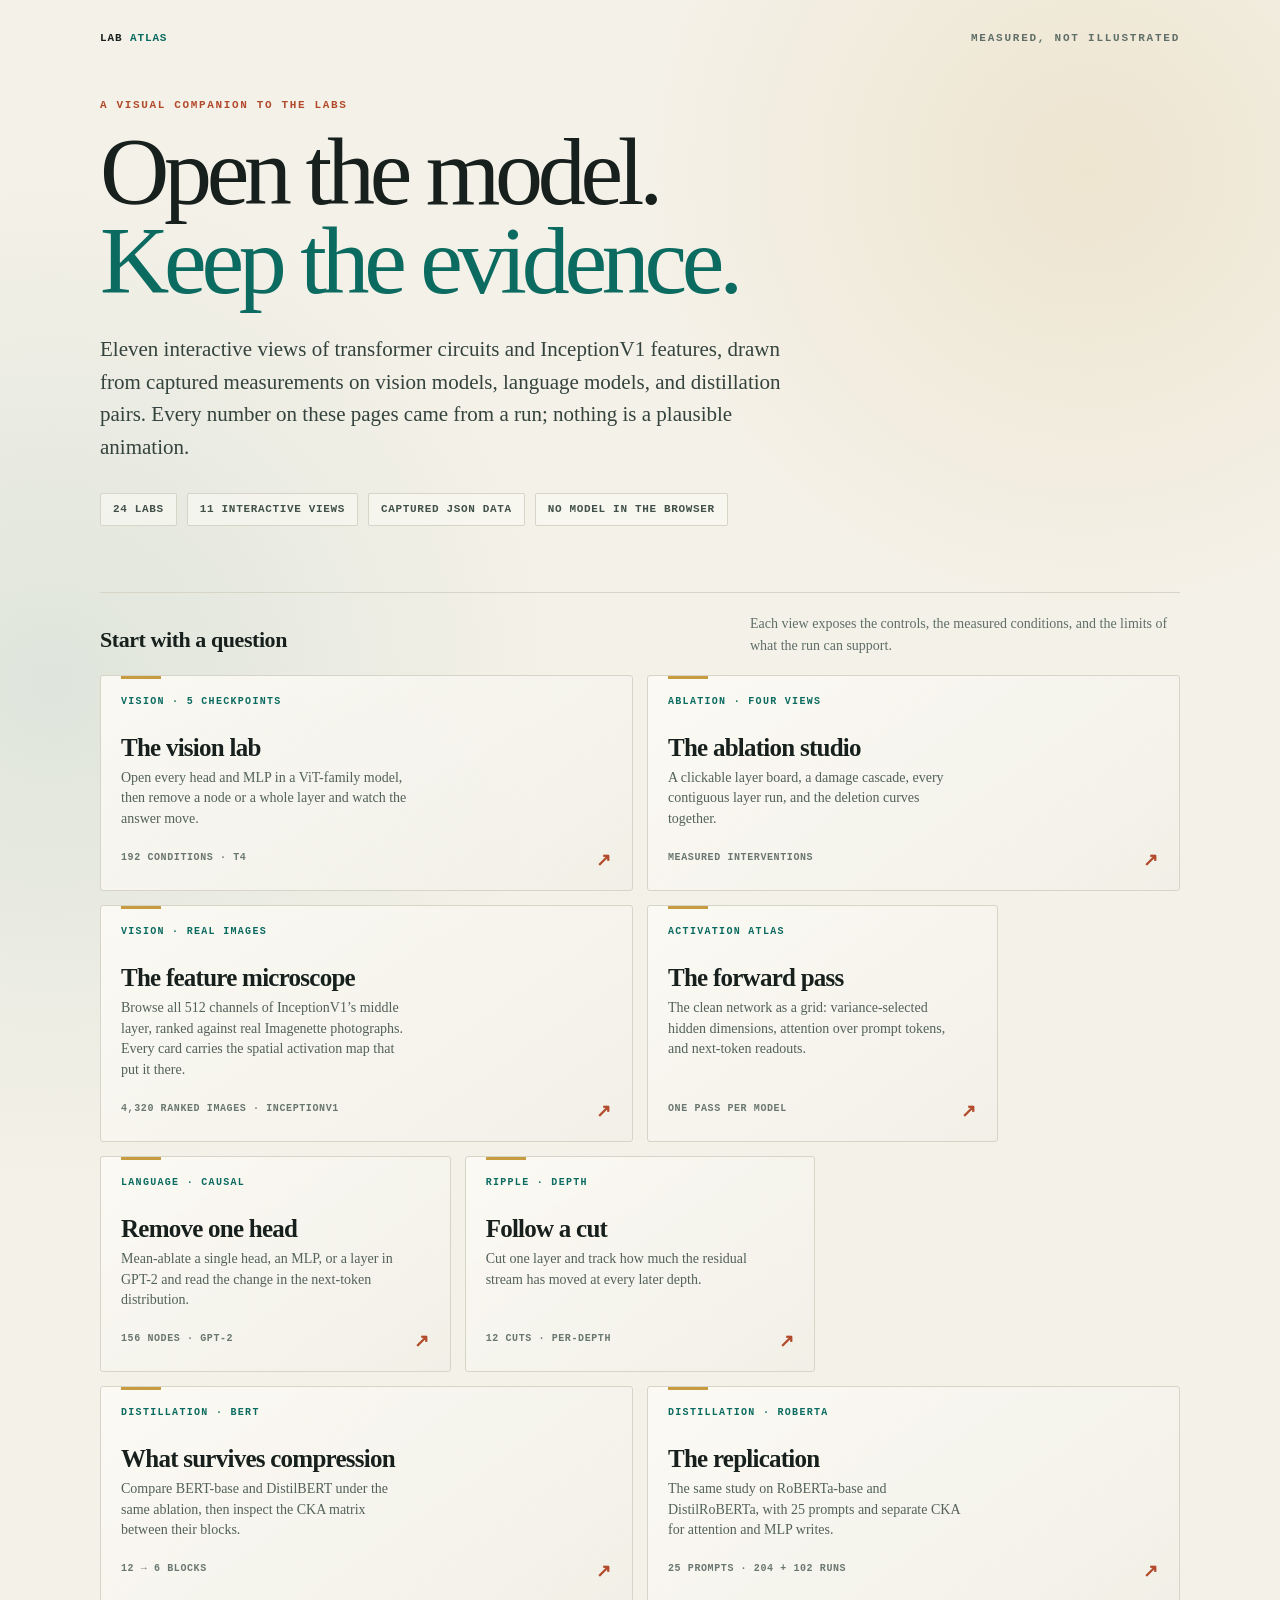
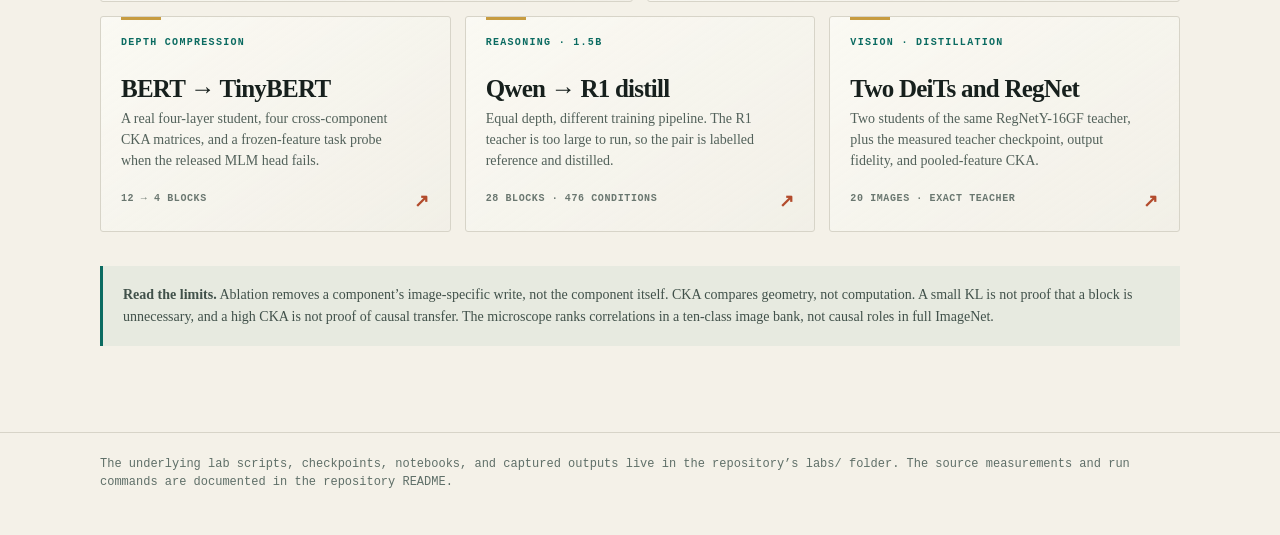
<file: visualizations/index.html>
<!doctype html>
<html lang="en" data-theme="light">
<head>
<meta charset="utf-8">
<meta name="viewport" content="width=device-width,initial-scale=1">
<title>Lab Atlas · Mechanistic Interpretability</title>
<meta name="description" content="Interactive measurements of transformer circuits and InceptionV1 features: ablation, attention, CKA, probing, distillation, and a real-image feature microscope.">
<link rel="stylesheet" href="assets/atlas-home.css">
</head>
<body>
<header>
  <div class="wrap">
    <div class="topline">
      <a class="brand" href="index.html">LAB <span>ATLAS</span></a>
      <span>Measured, not illustrated</span>
    </div>
    <p class="kicker">A visual companion to the labs</p>
    <h1>Open the model.<br><em>Keep the evidence.</em></h1>
    <p class="lede">Eleven interactive views of transformer circuits and InceptionV1 features, drawn from captured measurements on vision models, language models, and distillation pairs. Every number on these pages came from a run; nothing is a plausible animation.</p>
    <div class="stats">
      <span class="stat">24 labs</span>
      <span class="stat">11 interactive views</span>
      <span class="stat">Captured JSON data</span>
      <span class="stat">No model in the browser</span>
    </div>
  </div>
</header>

<main class="wrap">
  <div class="section-head">
    <h2>Start with a question</h2>
    <p>Each view exposes the controls, the measured conditions, and the limits of what the run can support.</p>
  </div>
  <div class="grid">
    <a class="card wide" href="vision.html">
      <span class="tag">Vision · 5 checkpoints</span>
      <h3>The vision lab</h3>
      <p>Open every head and MLP in a ViT-family model, then remove a node or a whole layer and watch the answer move.</p>
      <span class="foot"><span>192 conditions · T4</span><span class="arrow">↗</span></span>
    </a>
    <a class="card wide" href="studio.html">
      <span class="tag">Ablation · four views</span>
      <h3>The ablation studio</h3>
      <p>A clickable layer board, a damage cascade, every contiguous layer run, and the deletion curves together.</p>
      <span class="foot"><span>Measured interventions</span><span class="arrow">↗</span></span>
    </a>
    <a class="card wide" href="microscope.html">
      <span class="tag">Vision · real images</span>
      <h3>The feature microscope</h3>
      <p>Browse all 512 channels of InceptionV1’s middle layer, ranked against real Imagenette photographs. Every card carries the spatial activation map that put it there.</p>
      <span class="foot"><span>4,320 ranked images · InceptionV1</span><span class="arrow">↗</span></span>
    </a>
    <a class="card" href="atlas.html">
      <span class="tag">Activation atlas</span>
      <h3>The forward pass</h3>
      <p>The clean network as a grid: variance-selected hidden dimensions, attention over prompt tokens, and next-token readouts.</p>
      <span class="foot"><span>One pass per model</span><span class="arrow">↗</span></span>
    </a>
    <a class="card" href="text.html">
      <span class="tag">Language · causal</span>
      <h3>Remove one head</h3>
      <p>Mean-ablate a single head, an MLP, or a layer in GPT-2 and read the change in the next-token distribution.</p>
      <span class="foot"><span>156 nodes · GPT-2</span><span class="arrow">↗</span></span>
    </a>
    <a class="card" href="travel.html">
      <span class="tag">Ripple · depth</span>
      <h3>Follow a cut</h3>
      <p>Cut one layer and track how much the residual stream has moved at every later depth.</p>
      <span class="foot"><span>12 cuts · per-depth</span><span class="arrow">↗</span></span>
    </a>
    <a class="card half" href="distill.html">
      <span class="tag">Distillation · BERT</span>
      <h3>What survives compression</h3>
      <p>Compare BERT-base and DistilBERT under the same ablation, then inspect the CKA matrix between their blocks.</p>
      <span class="foot"><span>12 → 6 blocks</span><span class="arrow">↗</span></span>
    </a>
    <a class="card half" href="distill2.html">
      <span class="tag">Distillation · RoBERTa</span>
      <h3>The replication</h3>
      <p>The same study on RoBERTa-base and DistilRoBERTa, with 25 prompts and separate CKA for attention and MLP writes.</p>
      <span class="foot"><span>25 prompts · 204 + 102 runs</span><span class="arrow">↗</span></span>
    </a>
    <a class="card" href="distill-tiny.html">
      <span class="tag">Depth compression</span>
      <h3>BERT → TinyBERT</h3>
      <p>A real four-layer student, four cross-component CKA matrices, and a frozen-feature task probe when the released MLM head fails.</p>
      <span class="foot"><span>12 → 4 blocks</span><span class="arrow">↗</span></span>
    </a>
    <a class="card" href="distill-qwen.html">
      <span class="tag">Reasoning · 1.5B</span>
      <h3>Qwen → R1 distill</h3>
      <p>Equal depth, different training pipeline. The R1 teacher is too large to run, so the pair is labelled reference and distilled.</p>
      <span class="foot"><span>28 blocks · 476 conditions</span><span class="arrow">↗</span></span>
    </a>
    <a class="card" href="distill-vision.html">
      <span class="tag">Vision · distillation</span>
      <h3>Two DeiTs and RegNet</h3>
      <p>Two students of the same RegNetY-16GF teacher, plus the measured teacher checkpoint, output fidelity, and pooled-feature CKA.</p>
      <span class="foot"><span>20 images · exact teacher</span><span class="arrow">↗</span></span>
    </a>
  </div>
  <p class="note"><b>Read the limits.</b> Ablation removes a component’s image-specific write, not the component itself. CKA compares geometry, not computation. A small KL is not proof that a block is unnecessary, and a high CKA is not proof of causal transfer. The microscope ranks correlations in a ten-class image bank, not causal roles in full ImageNet.</p>
</main>
<footer>
  <div class="wrap">The underlying lab scripts, checkpoints, notebooks, and captured outputs live in the repository’s <code>labs/</code> folder. The source measurements and run commands are documented in the repository README.</div>
</footer>
</body>
</html>
</file>
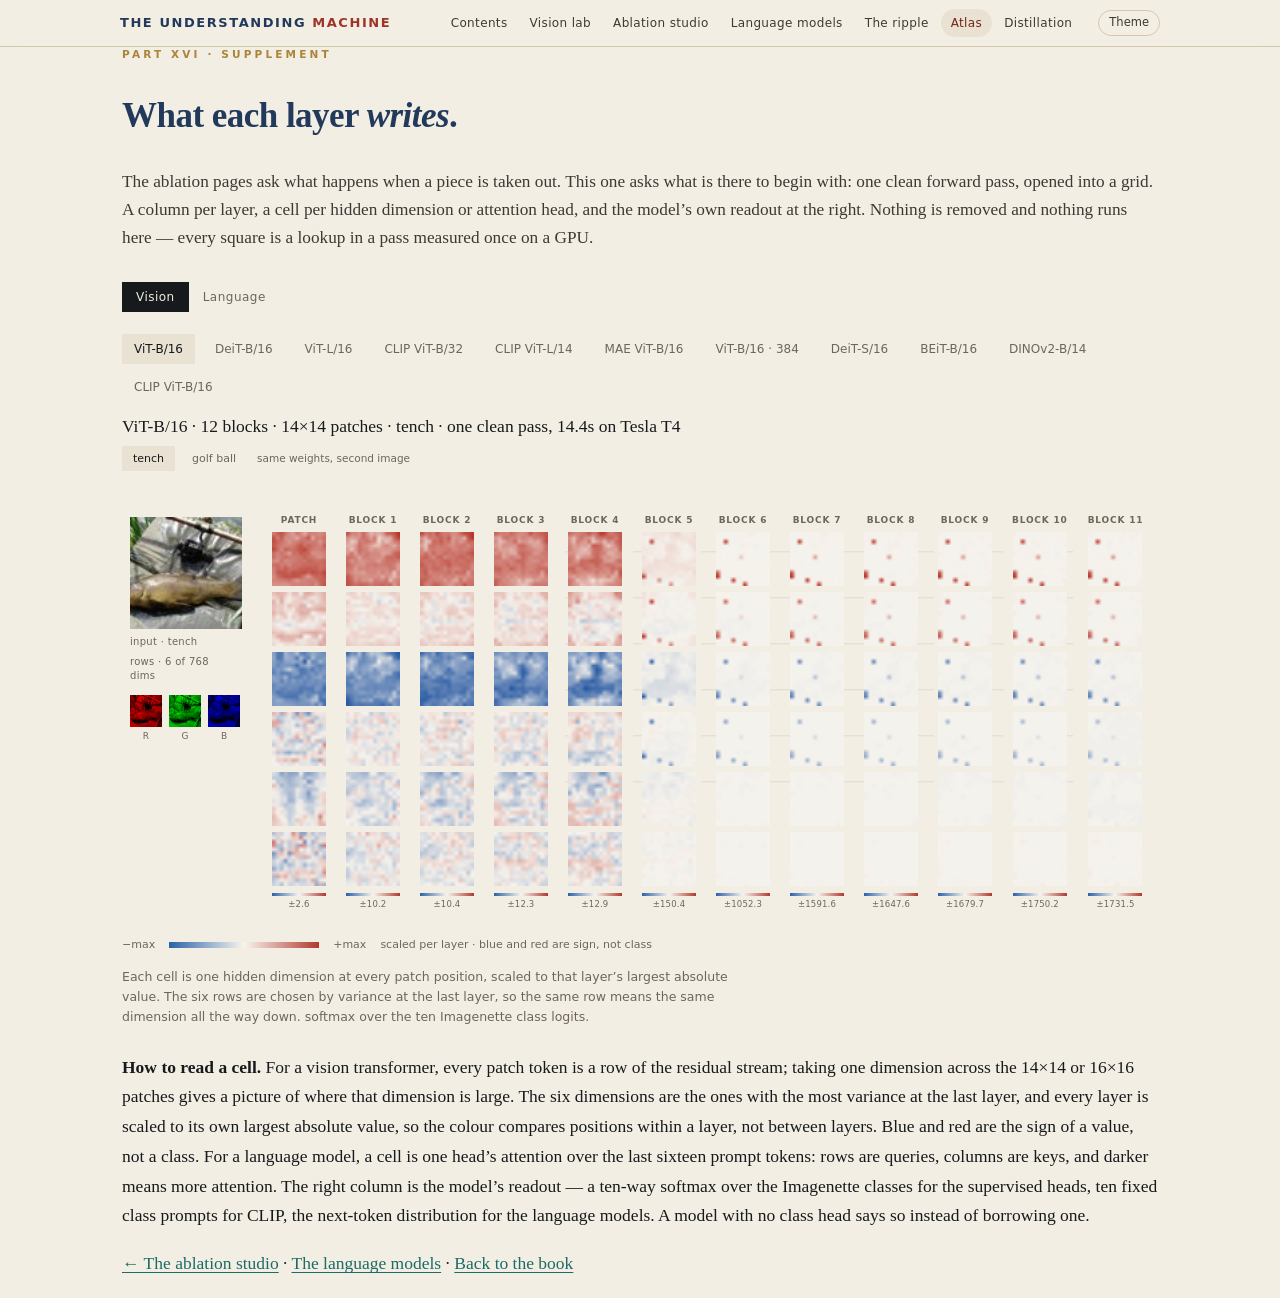
<file: visualizations/atlas.html>
<!doctype html>
<html lang="en" data-theme="light">
<head>
<meta charset="utf-8">
<meta name="viewport" content="width=device-width,initial-scale=1">
<title>The activation atlas · The Understanding Machine</title>
<meta name="description" content="One clean forward pass per model, opened layer by layer: patch-token dimensions for vision transformers, per-head attention for language models, and the model's own readout. No ablation, no model in the browser.">
<link rel="stylesheet" href="assets/style.css">
<link rel="stylesheet" href="assets/atlas.css">
</head>
<body>
<div class="progress" id="progress"></div>
<header class="topbar"><div class="inner">
  <a class="brand" href="index.html">The Understanding <span>Machine</span></a>
  <nav aria-label="Sections">
    <a href="index.html">Contents</a>
    <a href="vision.html">Vision lab</a>
    <a href="studio.html">Ablation studio</a>
    <a href="text.html">Language models</a>
    <a href="travel.html">The ripple</a>
    <a href="atlas.html" class="active" aria-current="page">Atlas</a>
    <a href="distill.html">Distillation</a>
  </nav>
  <div class="tools"><button id="themebtn" type="button" aria-label="Switch between light and dark">Theme</button></div>
</div></header>

<main class="wide atlas">
  <p class="kicker">Part XVI · supplement</p>
  <h1>What each layer <i>writes</i>.</h1>
  <p class="lede">The ablation pages ask what happens when a piece is taken out. This one asks what is there to begin with: one clean forward pass, opened into a grid. A column per layer, a cell per hidden dimension or attention head, and the model’s own readout at the right. Nothing is removed and nothing runs here — every square is a lookup in a pass measured once on a GPU.</p>

  <div class="controls">
    <div class="seg" id="family" role="tablist" aria-label="Model family">
      <button type="button" data-family="vision" class="on" role="tab" aria-selected="true">Vision</button>
      <button type="button" data-family="text" role="tab" aria-selected="false">Language</button>
    </div>
    <div class="rail" id="models" role="tablist" aria-label="Model"></div>
  </div>
  <div class="facts" id="facts" aria-live="polite"></div>
  <div class="imgpick" id="imgpick" aria-label="Input image"></div>

  <div class="fig-scroll" id="figure" aria-live="polite"></div>
  <div class="legend" id="legend"></div>
  <p class="stage-note" id="note"></p>

  <p class="method"><b>How to read a cell.</b> For a vision transformer, every patch token is a row of the residual stream; taking one dimension across the 14×14 or 16×16 patches gives a picture of where that dimension is large. The six dimensions are the ones with the most variance at the last layer, and every layer is scaled to its own largest absolute value, so the colour compares positions within a layer, not between layers. Blue and red are the sign of a value, not a class. For a language model, a cell is one head’s attention over the last sixteen prompt tokens: rows are queries, columns are keys, and darker means more attention. The right column is the model’s readout — a ten-way softmax over the Imagenette classes for the supervised heads, ten fixed class prompts for CLIP, the next-token distribution for the language models. A model with no class head says so instead of borrowing one.</p>

  <p class="backlink"><a href="studio.html">← The ablation studio</a> · <a href="text.html">The language models</a> · <a href="index.html">Back to the book</a></p>
</main>

<noscript><p class="wrap">This page needs JavaScript: the grid is drawn from a measured data file.</p></noscript>
<script src="atlas-data.js"></script>
<script src="assets/atlas.js?v=1"></script>
</body>
</html>
</file>
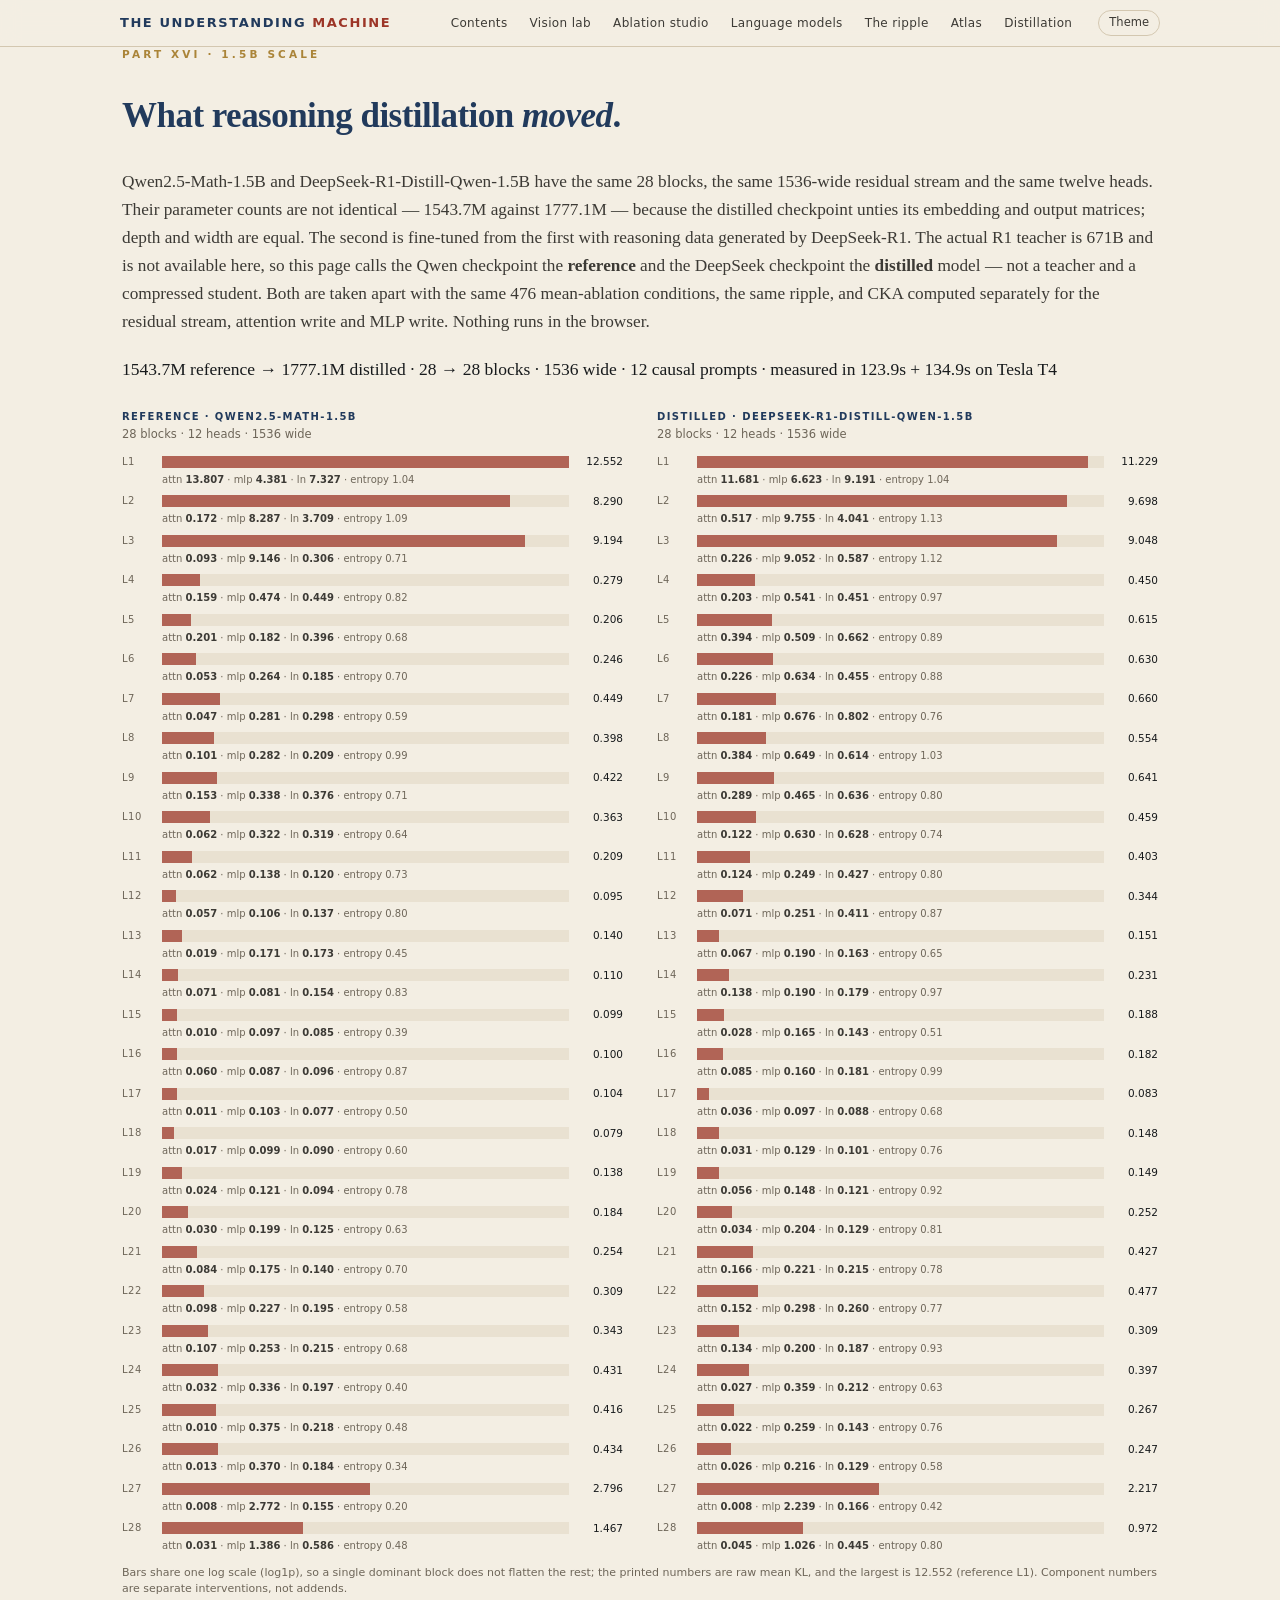
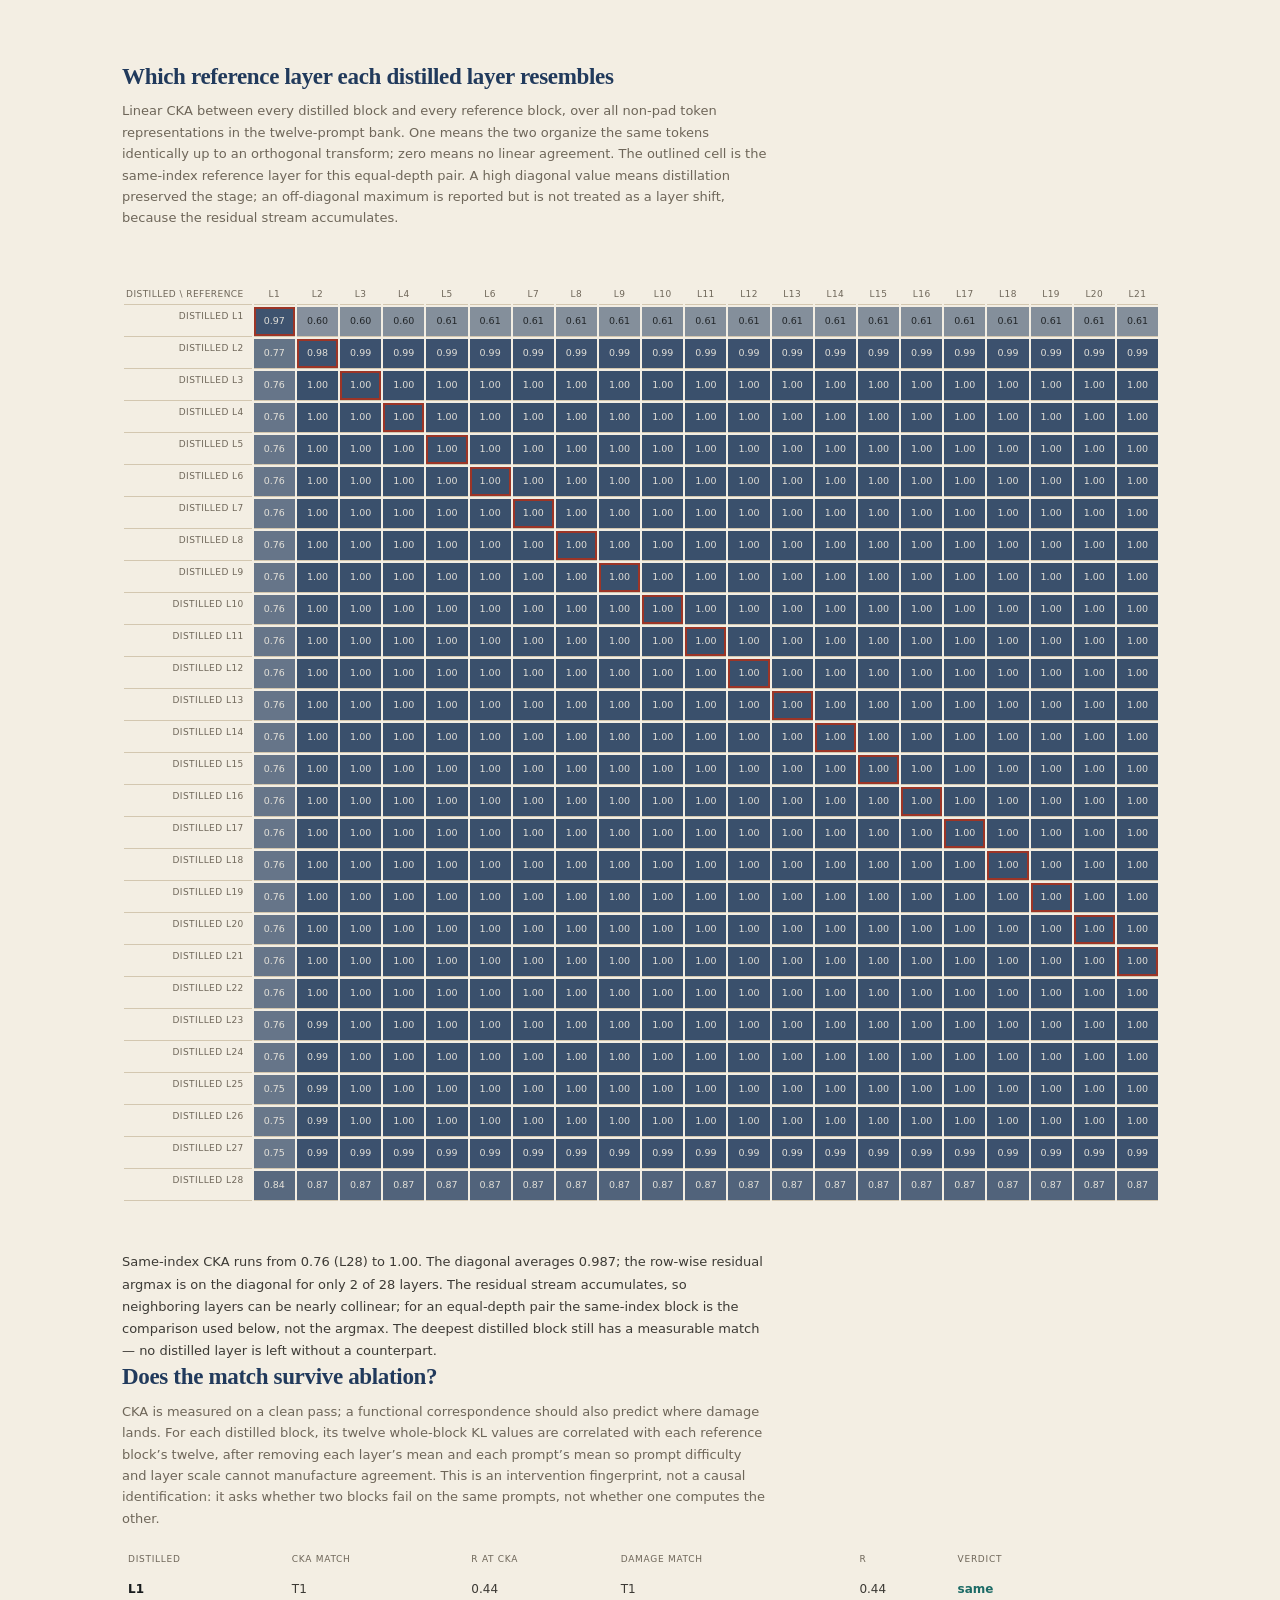
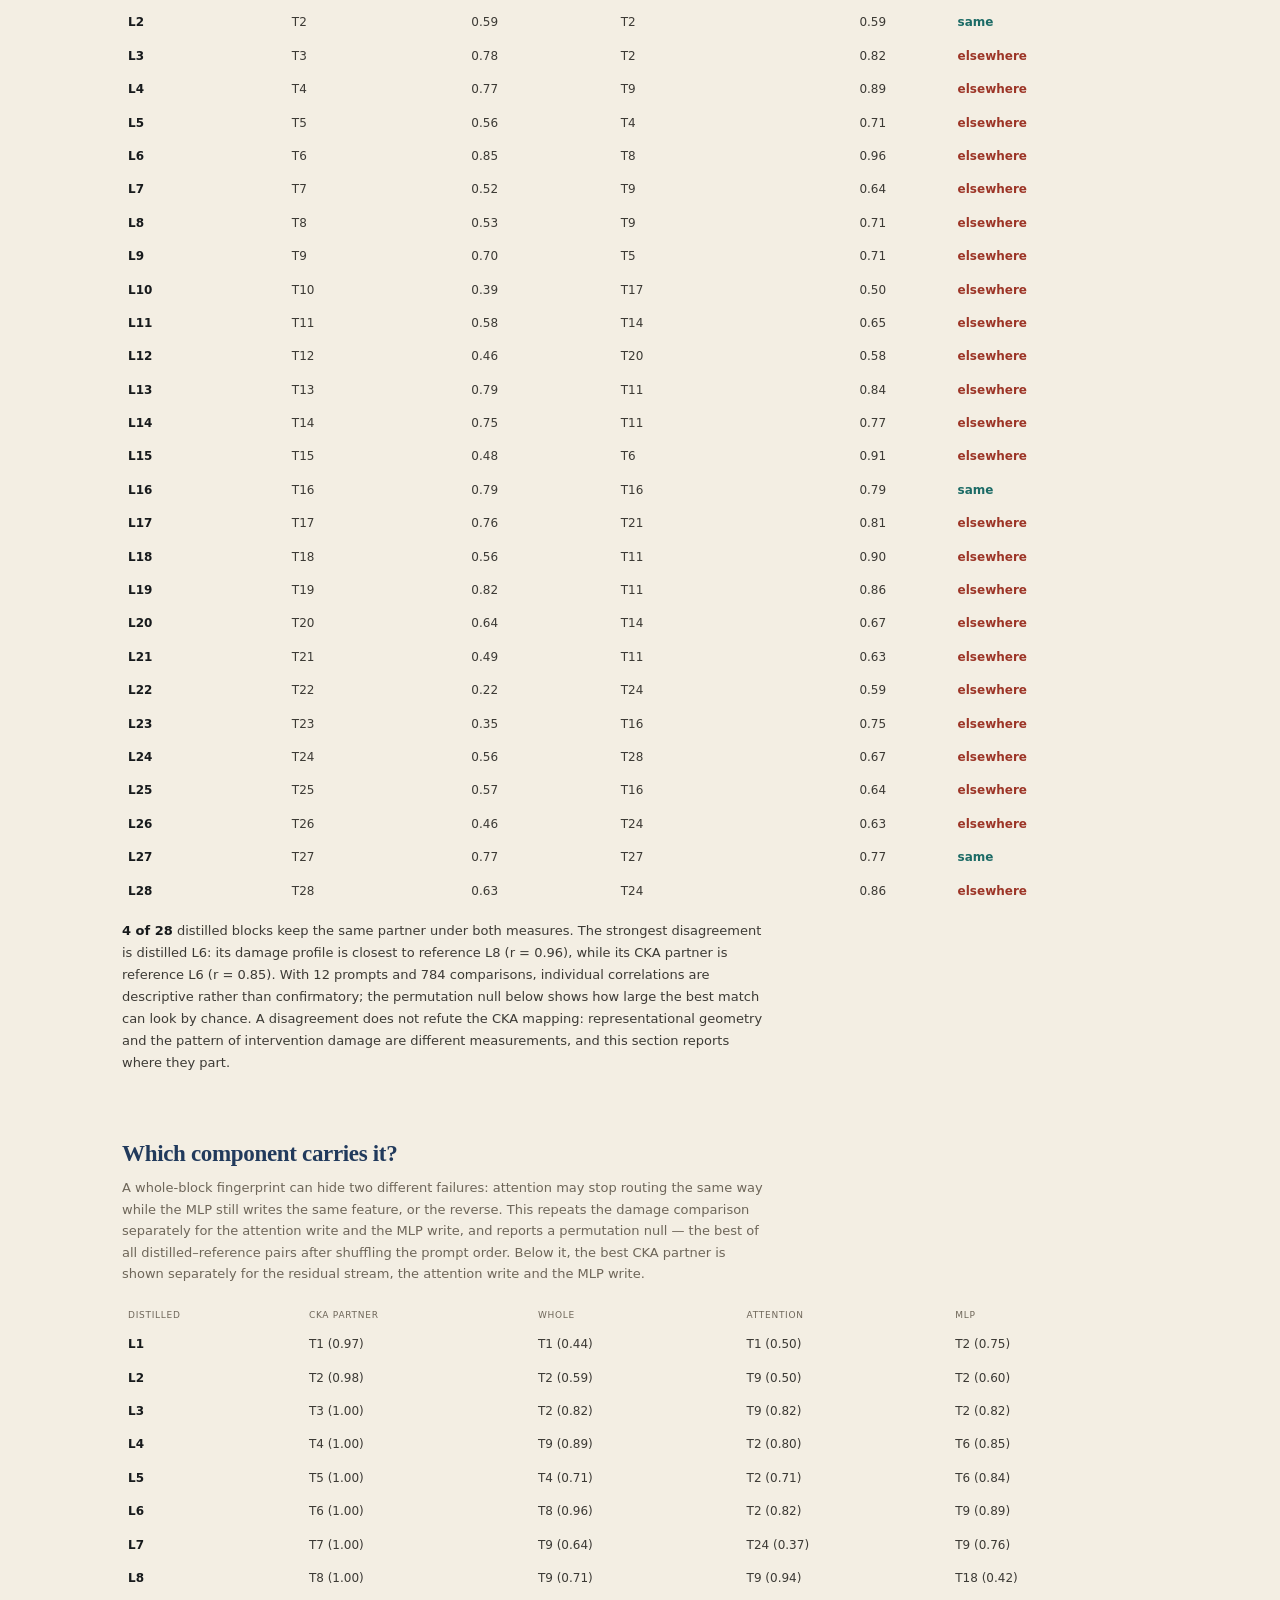
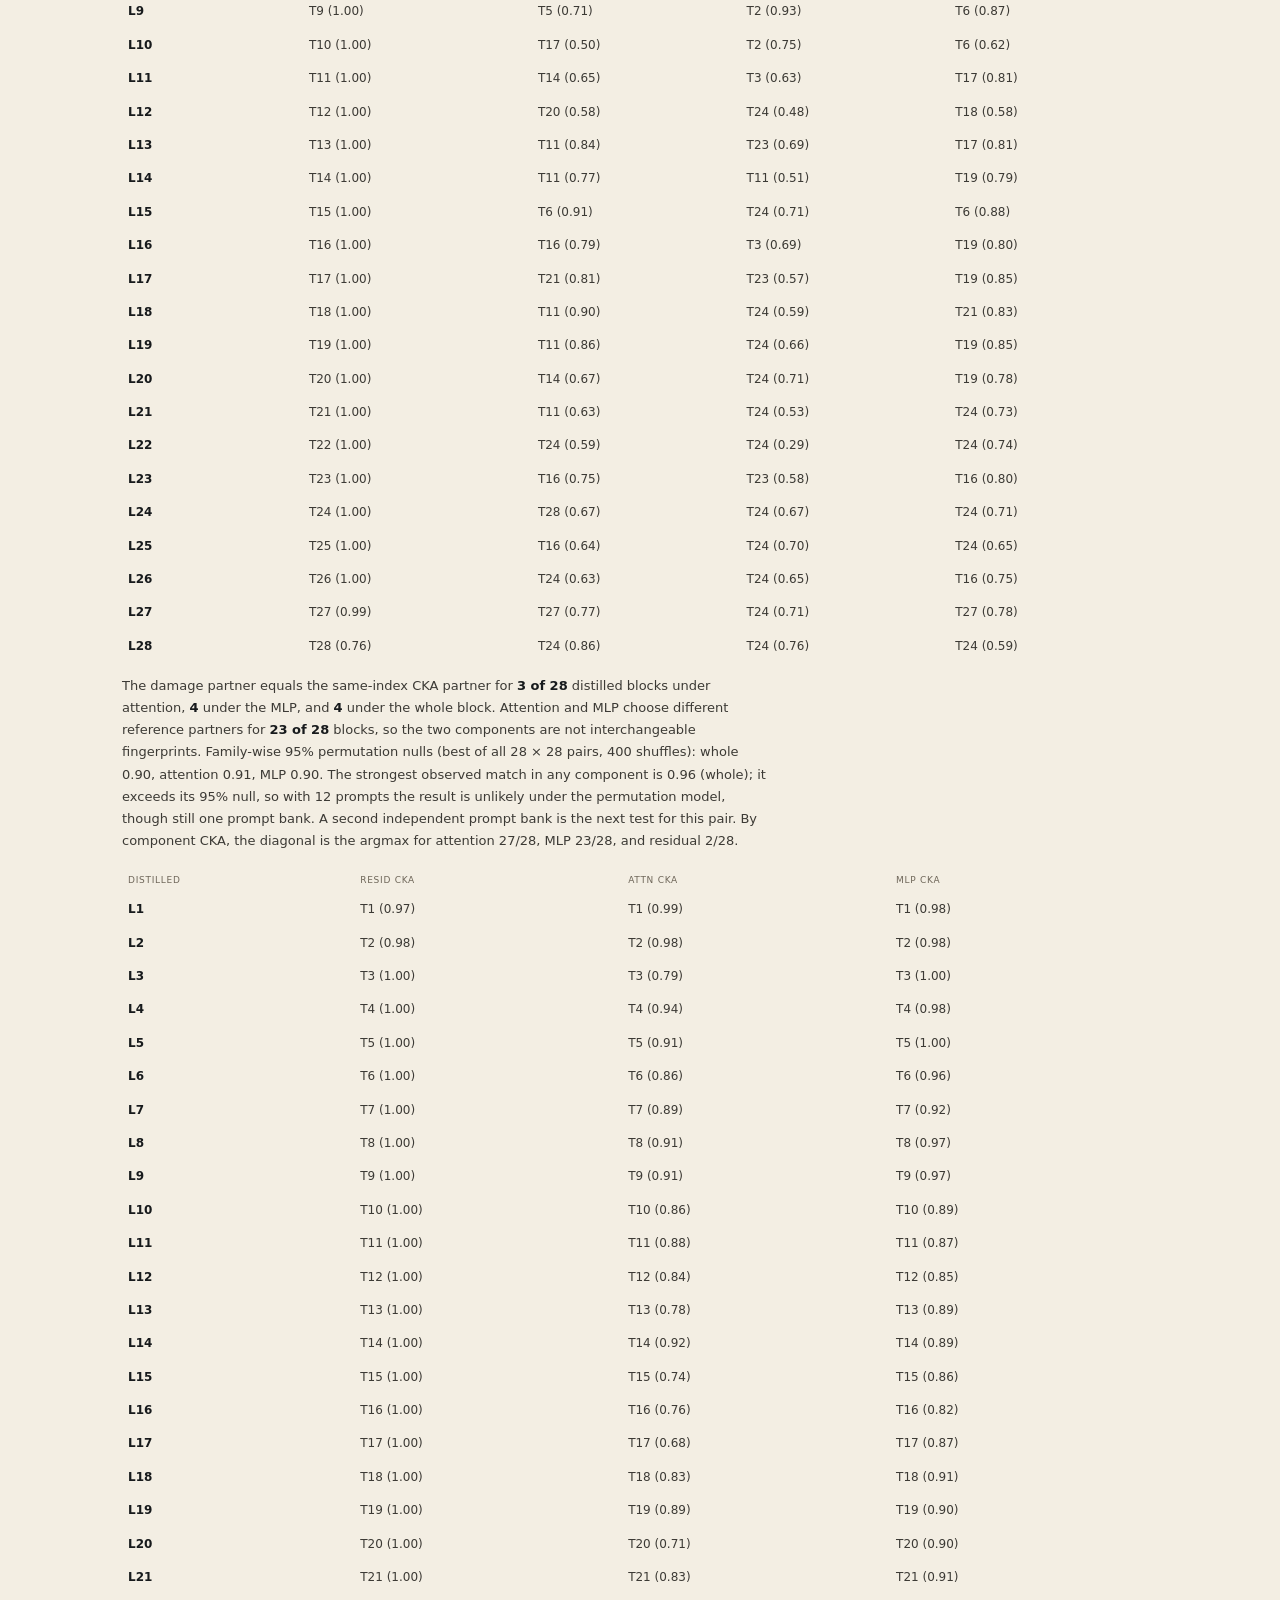
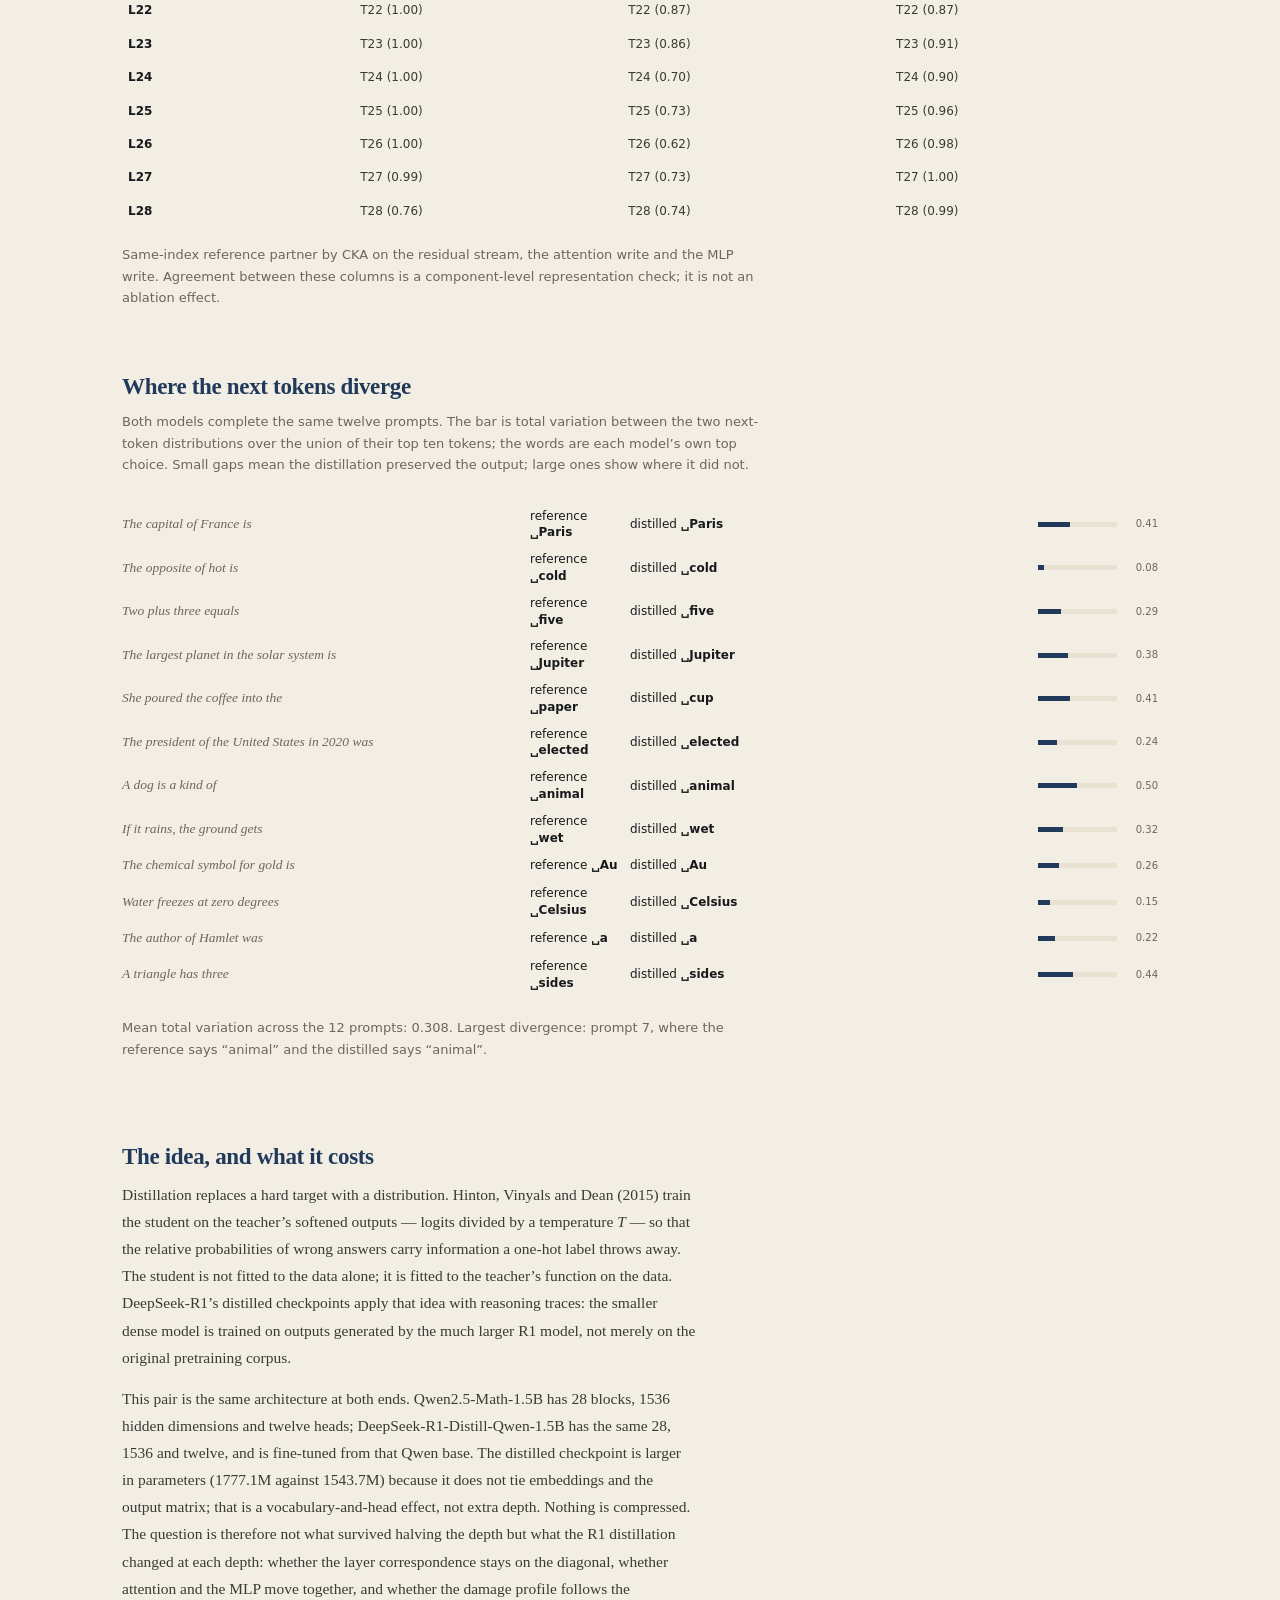
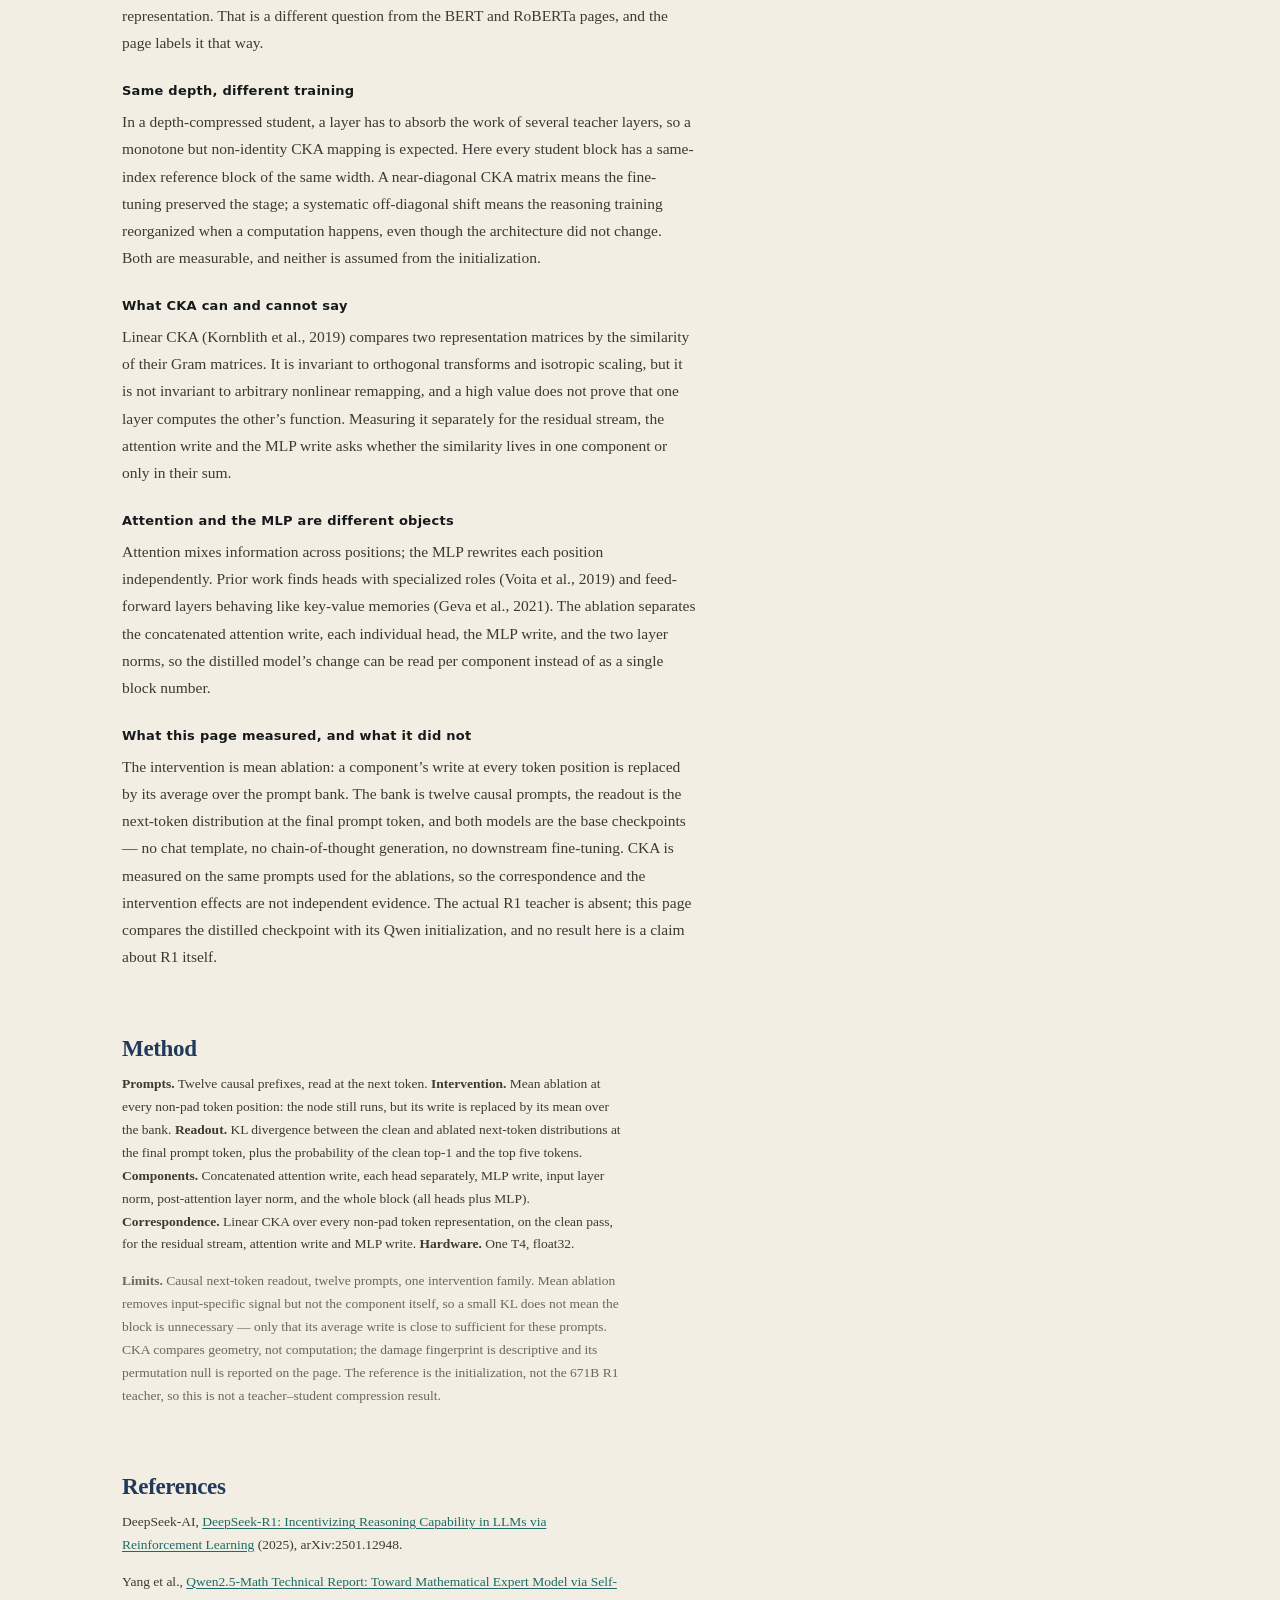
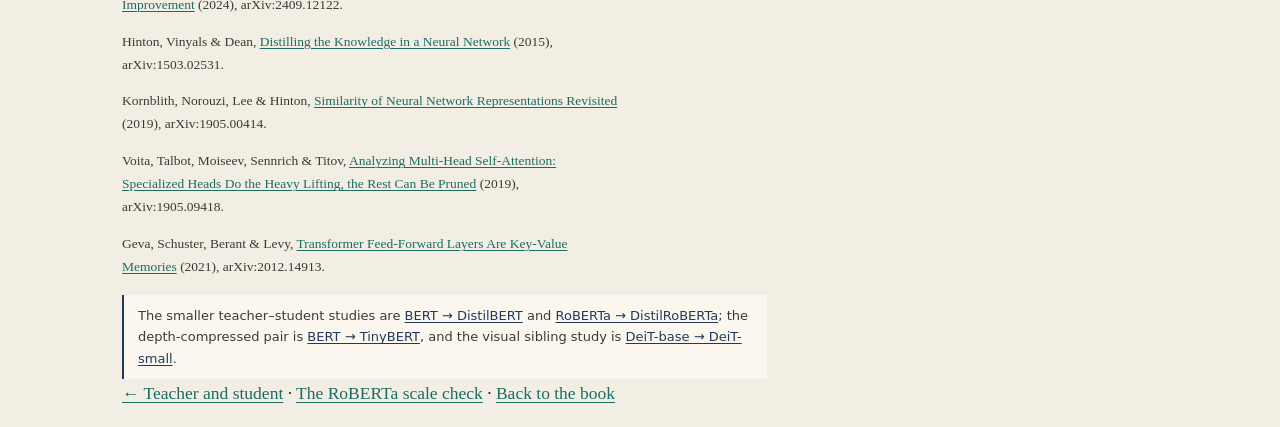
<file: visualizations/distill-qwen.html>
<!doctype html>
<html lang="en" data-theme="light">
<head>
<meta charset="utf-8">
<meta name="viewport" content="width=device-width,initial-scale=1">
<title>A distilled Qwen, layer by layer · The Understanding Machine</title>
<meta name="description" content="Qwen2.5-Math-1.5B and DeepSeek-R1-Distill-Qwen-1.5B, both 28 blocks, measured with the same 476-part mean ablation, ripple and component CKA. A base-to-distilled study, not a teacher-student compression study.">
<link rel="stylesheet" href="assets/style.css">
<link rel="stylesheet" href="assets/distill.css">
</head>
<body>
<div class="progress" id="progress"></div>
<header class="topbar"><div class="inner">
  <a class="brand" href="index.html">The Understanding <span>Machine</span></a>
  <nav aria-label="Sections">
    <a href="index.html">Contents</a>
    <a href="vision.html">Vision lab</a>
    <a href="studio.html">Ablation studio</a>
    <a href="text.html">Language models</a>
    <a href="travel.html">The ripple</a>
    <a href="atlas.html">Atlas</a>
    <a href="distill.html">Distillation</a>
  </nav>
  <div class="tools"><button id="themebtn" type="button" aria-label="Switch between light and dark">Theme</button></div>
</div></header>

<main class="wide distill">
  <p class="kicker">Part XVI · 1.5B scale</p>
  <h1>What reasoning distillation <i>moved</i>.</h1>
  <p class="lede">Qwen2.5-Math-1.5B and DeepSeek-R1-Distill-Qwen-1.5B have the same 28 blocks, the same 1536-wide residual stream and the same twelve heads. Their parameter counts are not identical — 1543.7M against 1777.1M — because the distilled checkpoint unties its embedding and output matrices; depth and width are equal. The second is fine-tuned from the first with reasoning data generated by DeepSeek-R1. The actual R1 teacher is 671B and is not available here, so this page calls the Qwen checkpoint the <b>reference</b> and the DeepSeek checkpoint the <b>distilled</b> model — not a teacher and a compressed student. Both are taken apart with the same 476 mean-ablation conditions, the same ripple, and CKA computed separately for the residual stream, attention write and MLP write. Nothing runs in the browser.</p>

  <div class="facts" id="facts" aria-live="polite"></div>

  <section class="stacks" aria-label="Layer effects">
    <div class="stack" id="stack-teacher"></div>
    <div class="stack" id="stack-student"></div>
  </section>
  <p class="scale" id="scale"></p>

  <section class="cka-block">
    <h2>Which reference layer each distilled layer resembles</h2>
    <p class="sub">Linear CKA between every distilled block and every reference block, over all non-pad token representations in the twelve-prompt bank. One means the two organize the same tokens identically up to an orthogonal transform; zero means no linear agreement. The outlined cell is the same-index reference layer for this equal-depth pair. A high diagonal value means distillation preserved the stage; an off-diagonal maximum is reported but is not treated as a layer shift, because the residual stream accumulates.</p>
    <div class="cka-wrap" id="cka"></div>
    <p class="cka-read" id="cka-read"></p>
  </section>

  <section class="causal-block">
    <h2>Does the match survive ablation?</h2>
    <p class="sub">CKA is measured on a clean pass; a functional correspondence should also predict where damage lands. For each distilled block, its twelve whole-block KL values are correlated with each reference block’s twelve, after removing each layer’s mean and each prompt’s mean so prompt difficulty and layer scale cannot manufacture agreement. This is an intervention fingerprint, not a causal identification: it asks whether two blocks fail on the same prompts, not whether one computes the other.</p>
    <div id="causal"></div>
    <p class="cka-read" id="causal-read"></p>
  </section>

  <section class="parts-block">
    <h2>Which component carries it?</h2>
    <p class="sub">A whole-block fingerprint can hide two different failures: attention may stop routing the same way while the MLP still writes the same feature, or the reverse. This repeats the damage comparison separately for the attention write and the MLP write, and reports a permutation null — the best of all distilled–reference pairs after shuffling the prompt order. Below it, the best CKA partner is shown separately for the residual stream, the attention write and the MLP write.</p>
    <div id="parts"></div>
    <p class="cka-read" id="parts-read"></p>
    <div id="cka-parts"></div>
  </section>

  <section class="gap-block">
    <h2>Where the next tokens diverge</h2>
    <p class="sub">Both models complete the same twelve prompts. The bar is total variation between the two next-token distributions over the union of their top ten tokens; the words are each model’s own top choice. Small gaps mean the distillation preserved the output; large ones show where it did not.</p>
    <div class="gap-list" id="gap"></div>
  </section>

  <section class="theory">
    <h2>The idea, and what it costs</h2>
    <p>Distillation replaces a hard target with a distribution. Hinton, Vinyals and Dean (2015) train the student on the teacher’s softened outputs — logits divided by a temperature <var>T</var> — so that the relative probabilities of wrong answers carry information a one-hot label throws away. The student is not fitted to the data alone; it is fitted to the teacher’s function on the data. DeepSeek-R1’s distilled checkpoints apply that idea with reasoning traces: the smaller dense model is trained on outputs generated by the much larger R1 model, not merely on the original pretraining corpus.</p>
    <p>This pair is the same architecture at both ends. Qwen2.5-Math-1.5B has 28 blocks, 1536 hidden dimensions and twelve heads; DeepSeek-R1-Distill-Qwen-1.5B has the same 28, 1536 and twelve, and is fine-tuned from that Qwen base. The distilled checkpoint is larger in parameters (1777.1M against 1543.7M) because it does not tie embeddings and the output matrix; that is a vocabulary-and-head effect, not extra depth. Nothing is compressed. The question is therefore not what survived halving the depth but what the R1 distillation changed at each depth: whether the layer correspondence stays on the diagonal, whether attention and the MLP move together, and whether the damage profile follows the representation. That is a different question from the BERT and RoBERTa pages, and the page labels it that way.</p>

    <h3>Same depth, different training</h3>
    <p>In a depth-compressed student, a layer has to absorb the work of several teacher layers, so a monotone but non-identity CKA mapping is expected. Here every student block has a same-index reference block of the same width. A near-diagonal CKA matrix means the fine-tuning preserved the stage; a systematic off-diagonal shift means the reasoning training reorganized when a computation happens, even though the architecture did not change. Both are measurable, and neither is assumed from the initialization.</p>

    <h3>What CKA can and cannot say</h3>
    <p>Linear CKA (Kornblith et al., 2019) compares two representation matrices by the similarity of their Gram matrices. It is invariant to orthogonal transforms and isotropic scaling, but it is not invariant to arbitrary nonlinear remapping, and a high value does not prove that one layer computes the other’s function. Measuring it separately for the residual stream, the attention write and the MLP write asks whether the similarity lives in one component or only in their sum.</p>

    <h3>Attention and the MLP are different objects</h3>
    <p>Attention mixes information across positions; the MLP rewrites each position independently. Prior work finds heads with specialized roles (Voita et al., 2019) and feed-forward layers behaving like key-value memories (Geva et al., 2021). The ablation separates the concatenated attention write, each individual head, the MLP write, and the two layer norms, so the distilled model’s change can be read per component instead of as a single block number.</p>

    <h3>What this page measured, and what it did not</h3>
    <p>The intervention is mean ablation: a component’s write at every token position is replaced by its average over the prompt bank. The bank is twelve causal prompts, the readout is the next-token distribution at the final prompt token, and both models are the base checkpoints — no chat template, no chain-of-thought generation, no downstream fine-tuning. CKA is measured on the same prompts used for the ablations, so the correspondence and the intervention effects are not independent evidence. The actual R1 teacher is absent; this page compares the distilled checkpoint with its Qwen initialization, and no result here is a claim about R1 itself.</p>
  </section>

  <section class="method">
    <h2>Method</h2>
    <p><b>Prompts.</b> Twelve causal prefixes, read at the next token. <b>Intervention.</b> Mean ablation at every non-pad token position: the node still runs, but its write is replaced by its mean over the bank. <b>Readout.</b> KL divergence between the clean and ablated next-token distributions at the final prompt token, plus the probability of the clean top-1 and the top five tokens. <b>Components.</b> Concatenated attention write, each head separately, MLP write, input layer norm, post-attention layer norm, and the whole block (all heads plus MLP). <b>Correspondence.</b> Linear CKA over every non-pad token representation, on the clean pass, for the residual stream, attention write and MLP write. <b>Hardware.</b> One T4, float32.</p>
    <p class="limits"><b>Limits.</b> Causal next-token readout, twelve prompts, one intervention family. Mean ablation removes input-specific signal but not the component itself, so a small KL does not mean the block is unnecessary — only that its average write is close to sufficient for these prompts. CKA compares geometry, not computation; the damage fingerprint is descriptive and its permutation null is reported on the page. The reference is the initialization, not the 671B R1 teacher, so this is not a teacher–student compression result.</p>
  </section>

  <section class="refs">
    <h2>References</h2>
    <p>DeepSeek-AI, <a href="https://arxiv.org/abs/2501.12948" target="_blank" rel="noopener">DeepSeek-R1: Incentivizing Reasoning Capability in LLMs via Reinforcement Learning</a> (2025), arXiv:2501.12948.</p>
    <p>Yang et al., <a href="https://arxiv.org/abs/2409.12122" target="_blank" rel="noopener">Qwen2.5-Math Technical Report: Toward Mathematical Expert Model via Self-Improvement</a> (2024), arXiv:2409.12122.</p>
    <p>Hinton, Vinyals &amp; Dean, <a href="https://arxiv.org/abs/1503.02531" target="_blank" rel="noopener">Distilling the Knowledge in a Neural Network</a> (2015), arXiv:1503.02531.</p>
    <p>Kornblith, Norouzi, Lee &amp; Hinton, <a href="https://arxiv.org/abs/1905.00414" target="_blank" rel="noopener">Similarity of Neural Network Representations Revisited</a> (2019), arXiv:1905.00414.</p>
    <p>Voita, Talbot, Moiseev, Sennrich &amp; Titov, <a href="https://arxiv.org/abs/1905.09418" target="_blank" rel="noopener">Analyzing Multi-Head Self-Attention: Specialized Heads Do the Heavy Lifting, the Rest Can Be Pruned</a> (2019), arXiv:1905.09418.</p>
    <p>Geva, Schuster, Berant &amp; Levy, <a href="https://arxiv.org/abs/2012.14913" target="_blank" rel="noopener">Transformer Feed-Forward Layers Are Key-Value Memories</a> (2021), arXiv:2012.14913.</p>
  </section>

  <p class="crosslink">The smaller teacher–student studies are <a href="distill.html">BERT → DistilBERT</a> and <a href="distill2.html">RoBERTa → DistilRoBERTa</a>; the depth-compressed pair is <a href="distill-tiny.html">BERT → TinyBERT</a>, and the visual sibling study is <a href="distill-vision.html">DeiT-base → DeiT-small</a>.</p>
  <p class="backlink"><a href="distill.html">← Teacher and student</a> · <a href="distill2.html">The RoBERTa scale check</a> · <a href="index.html">Back to the book</a></p>
</main>

<noscript><p class="wrap">This page needs JavaScript: the two stacks are drawn from a measured data file.</p></noscript>
<script src="distill-qwen-data.js"></script>
<script src="assets/distill.js?v=8"></script>
</body>
</html>
</file>
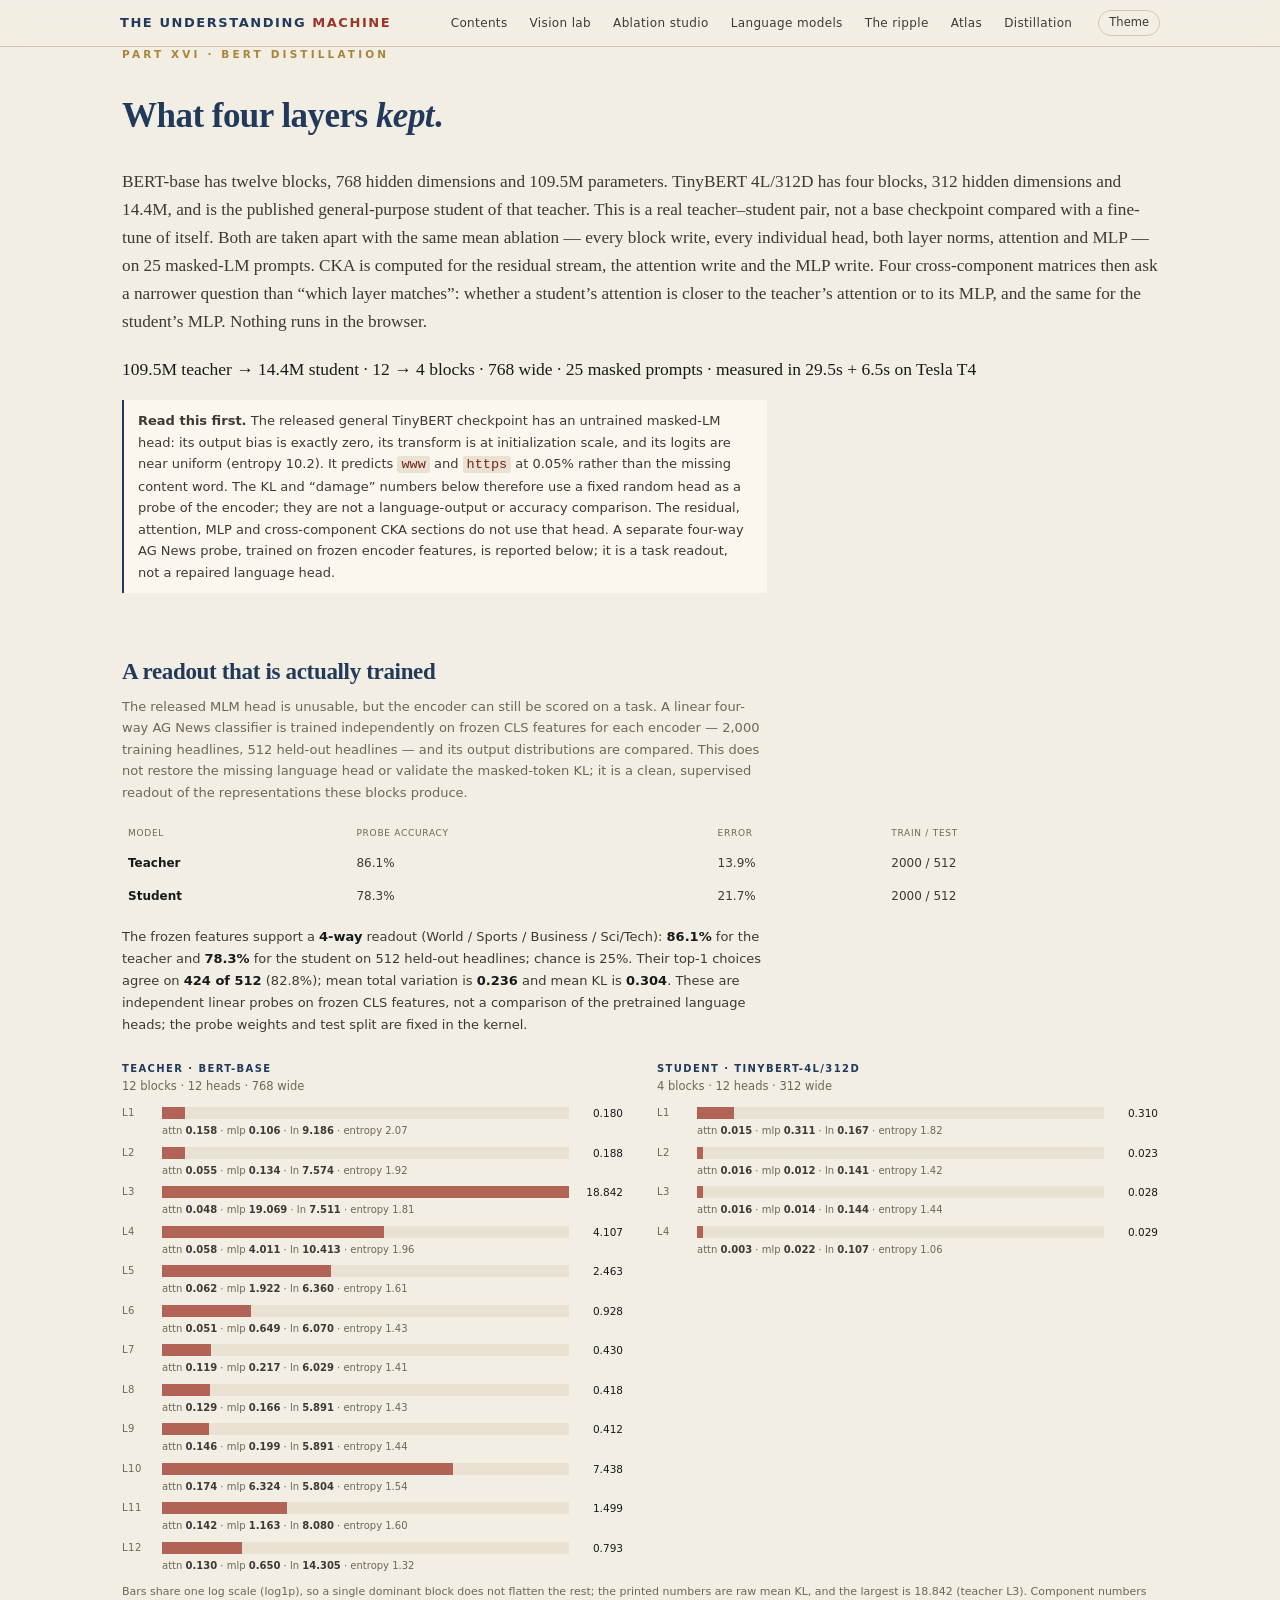
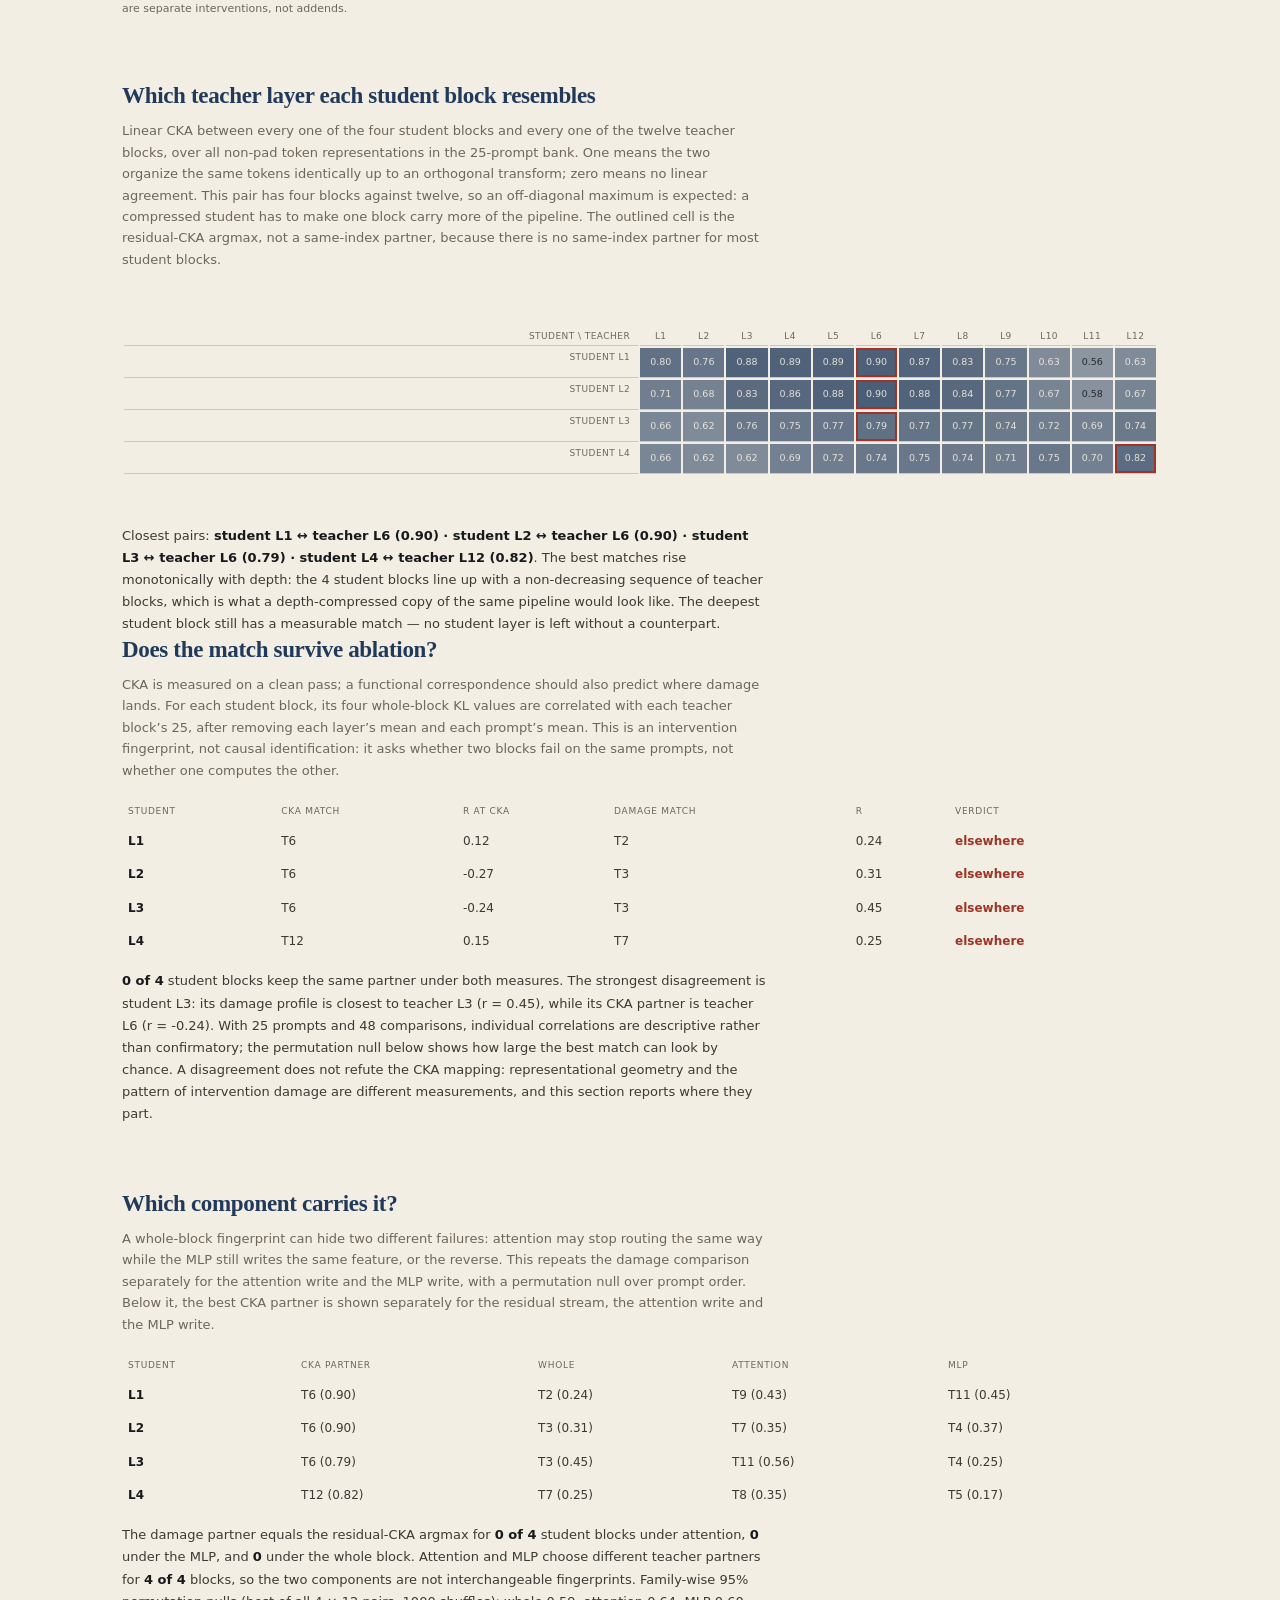
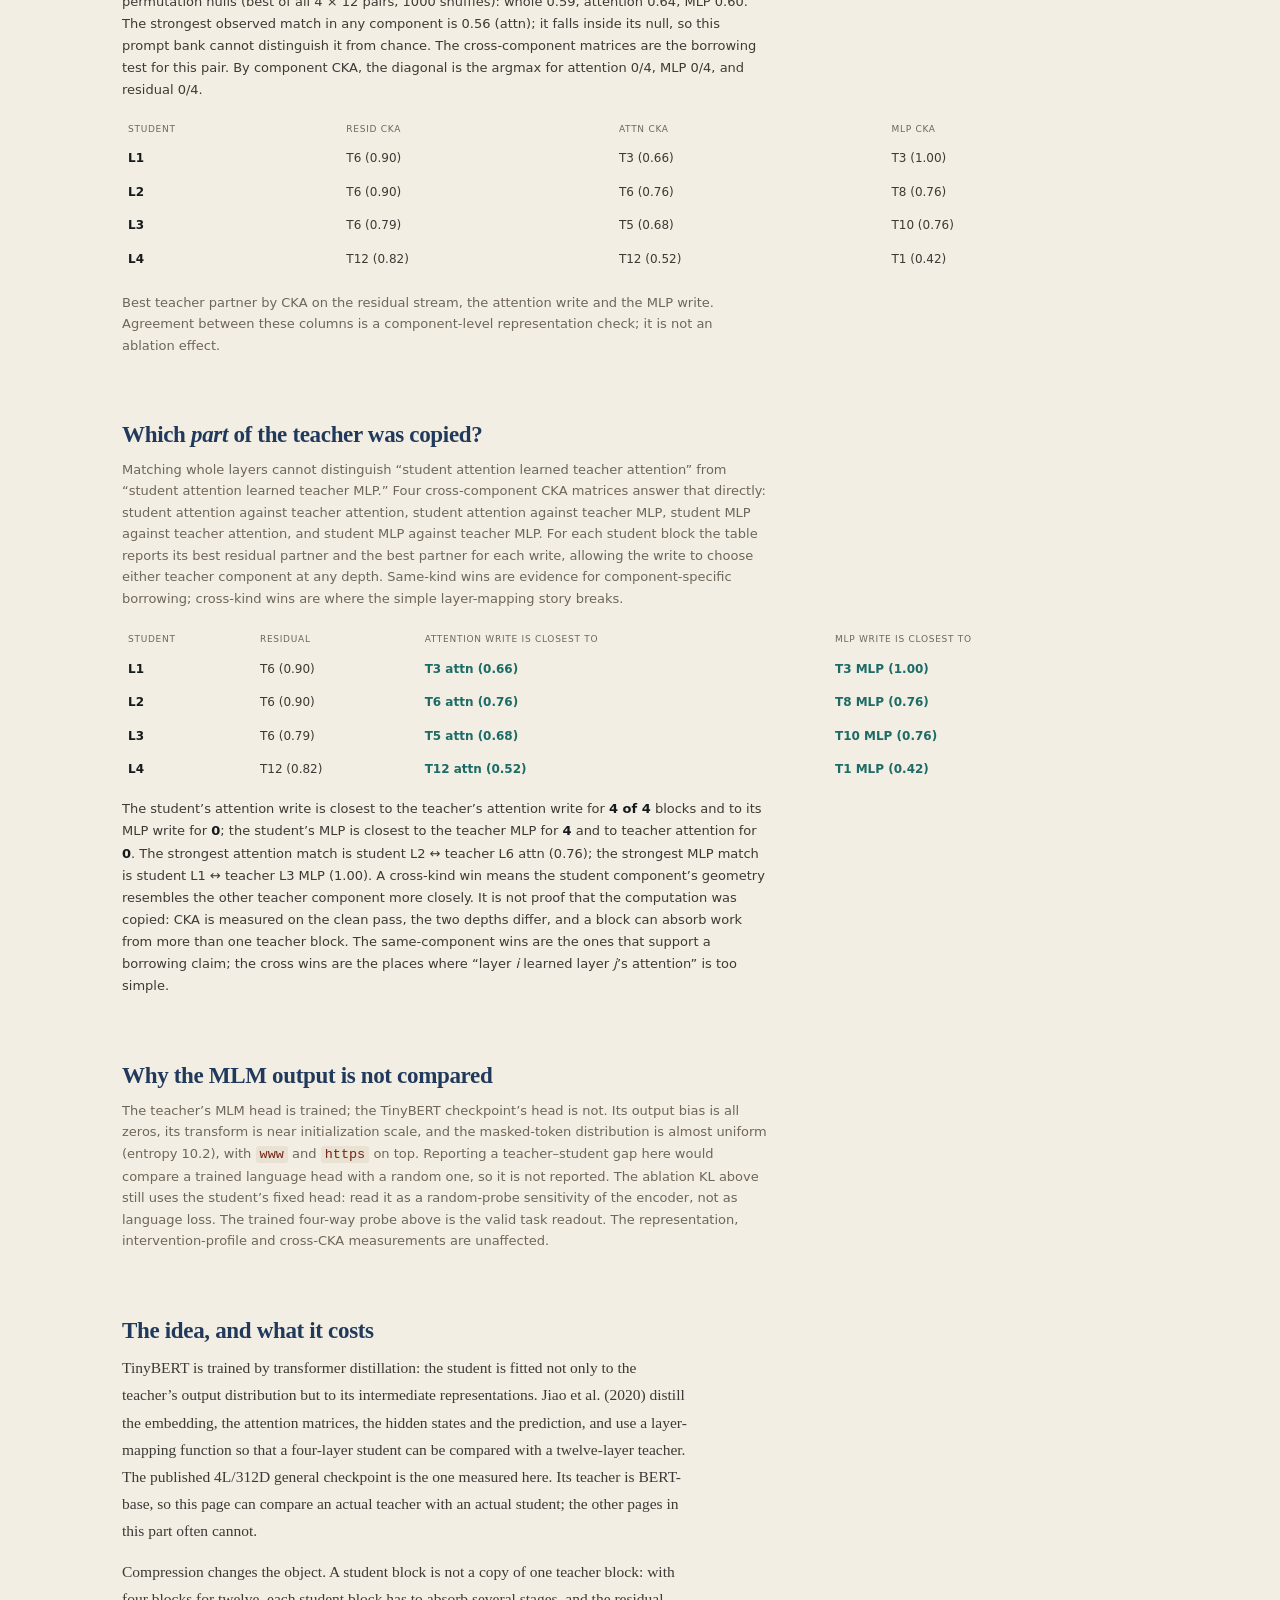
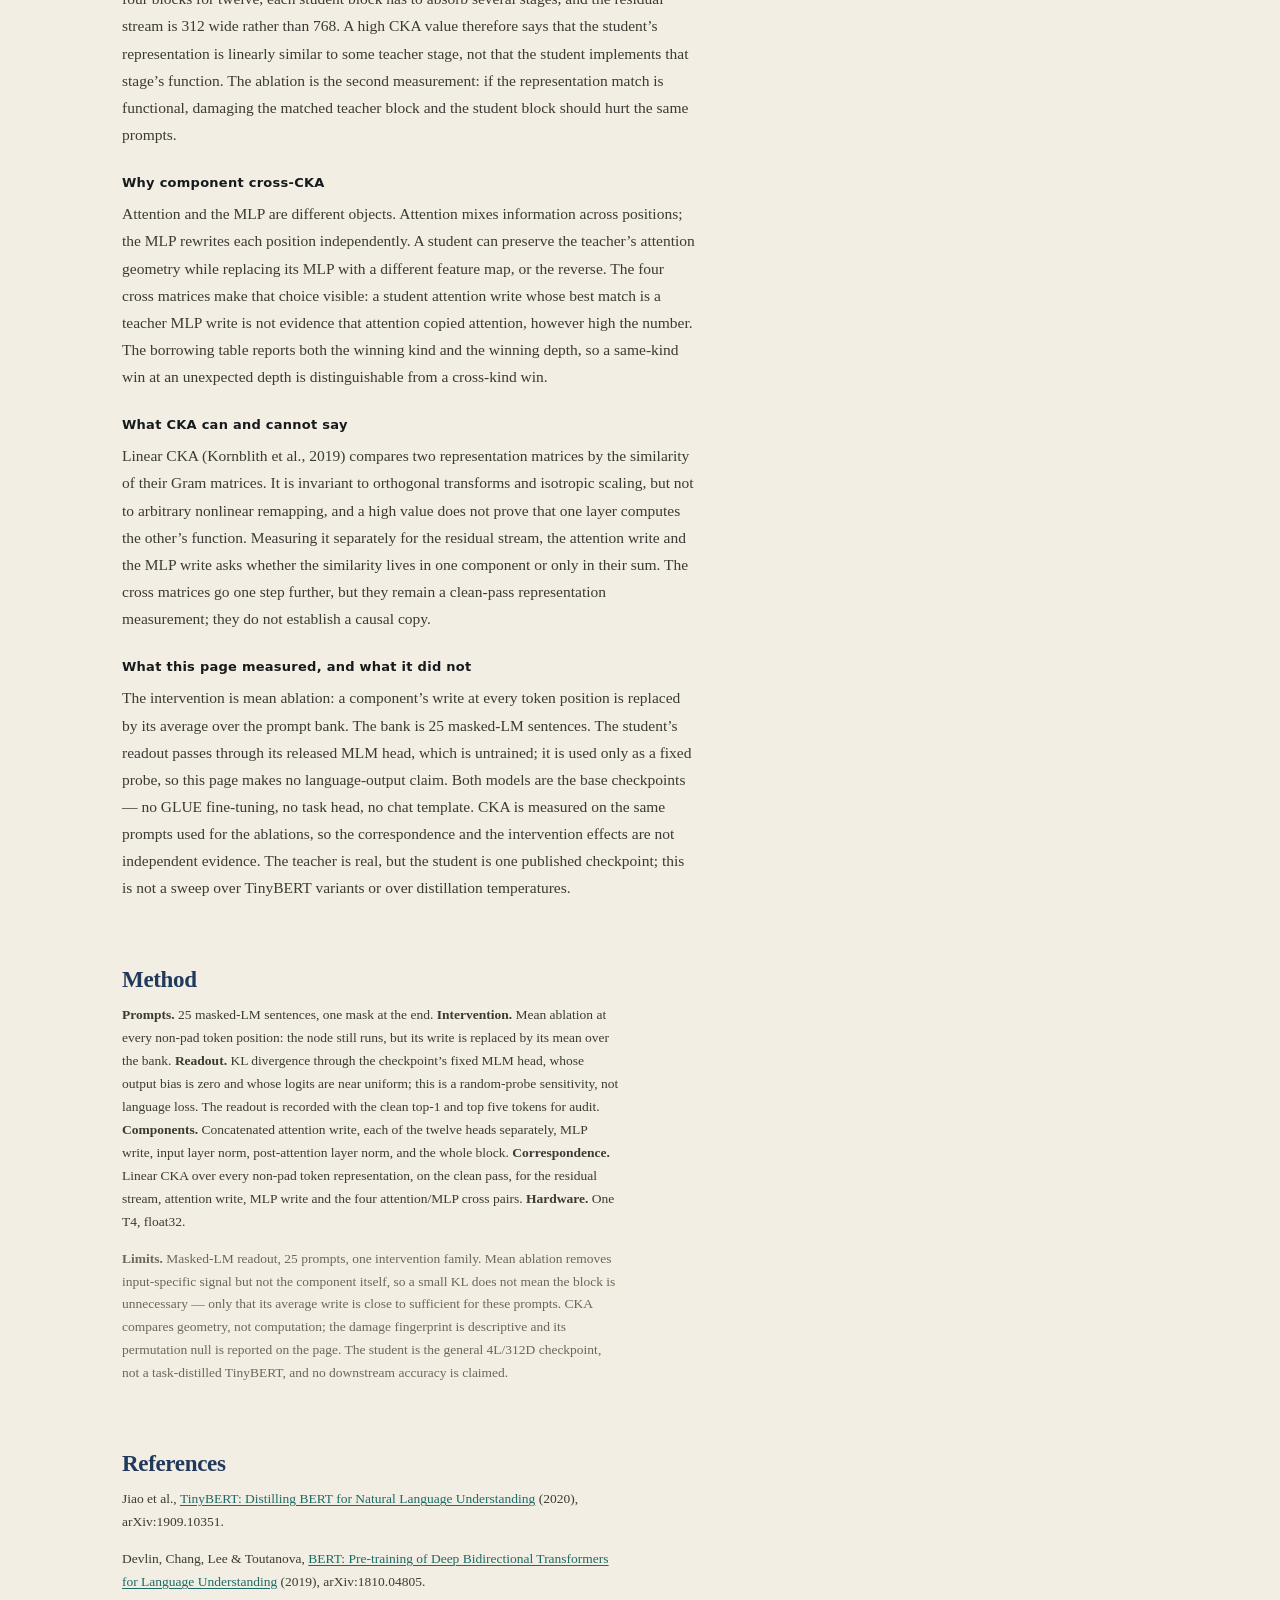
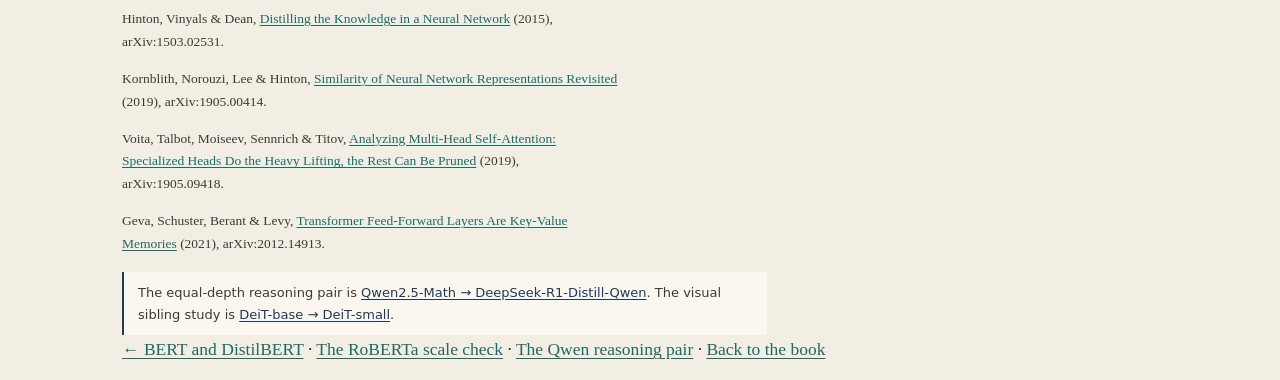
<file: visualizations/distill-tiny.html>
<!doctype html>
<html lang="en" data-theme="light">
<head>
<meta charset="utf-8">
<meta name="viewport" content="width=device-width,initial-scale=1">
<title>A 4-layer TinyBERT against its teacher · The Understanding Machine</title>
<meta name="description" content="BERT-base and TinyBERT 4L/312D, the published teacher and student, measured with 272 mean-ablation conditions, ripple, component CKA and four attention/MLP cross-CKA matrices.">
<link rel="stylesheet" href="assets/style.css">
<link rel="stylesheet" href="assets/distill.css">
</head>
<body>
<div class="progress" id="progress"></div>
<header class="topbar"><div class="inner">
  <a class="brand" href="index.html">The Understanding <span>Machine</span></a>
  <nav aria-label="Sections">
    <a href="index.html">Contents</a>
    <a href="vision.html">Vision lab</a>
    <a href="studio.html">Ablation studio</a>
    <a href="text.html">Language models</a>
    <a href="travel.html">The ripple</a>
    <a href="atlas.html">Atlas</a>
    <a href="distill.html">Distillation</a>
  </nav>
  <div class="tools"><button id="themebtn" type="button" aria-label="Switch between light and dark">Theme</button></div>
</div></header>

<main class="wide distill">
  <p class="kicker">Part XVI · BERT distillation</p>
  <h1>What four layers <i>kept</i>.</h1>
  <p class="lede">BERT-base has twelve blocks, 768 hidden dimensions and 109.5M parameters. TinyBERT 4L/312D has four blocks, 312 hidden dimensions and 14.4M, and is the published general-purpose student of that teacher. This is a real teacher–student pair, not a base checkpoint compared with a fine-tune of itself. Both are taken apart with the same mean ablation — every block write, every individual head, both layer norms, attention and MLP — on 25 masked-LM prompts. CKA is computed for the residual stream, the attention write and the MLP write. Four cross-component matrices then ask a narrower question than “which layer matches”: whether a student’s attention is closer to the teacher’s attention or to its MLP, and the same for the student’s MLP. Nothing runs in the browser.</p>

  <div class="facts" id="facts" aria-live="polite"></div>
  <p class="crosslink"><b>Read this first.</b> The released general TinyBERT checkpoint has an untrained masked-LM head: its output bias is exactly zero, its transform is at initialization scale, and its logits are near uniform (entropy 10.2). It predicts <code>www</code> and <code>https</code> at 0.05% rather than the missing content word. The KL and “damage” numbers below therefore use a fixed random head as a probe of the encoder; they are not a language-output or accuracy comparison. The residual, attention, MLP and cross-component CKA sections do not use that head. A separate four-way AG News probe, trained on frozen encoder features, is reported below; it is a task readout, not a repaired language head.</p>

  <section class="probe-block">
    <h2>A readout that is actually trained</h2>
    <p class="sub">The released MLM head is unusable, but the encoder can still be scored on a task. A linear four-way AG News classifier is trained independently on frozen CLS features for each encoder — 2,000 training headlines, 512 held-out headlines — and its output distributions are compared. This does not restore the missing language head or validate the masked-token KL; it is a clean, supervised readout of the representations these blocks produce.</p>
    <div id="probe"></div>
    <p class="cka-read" id="probe-read"></p>
  </section>

  <section class="stacks" aria-label="Layer effects">
    <div class="stack" id="stack-teacher"></div>
    <div class="stack" id="stack-student"></div>
  </section>
  <p class="scale" id="scale"></p>

  <section class="cka-block">
    <h2>Which teacher layer each student block resembles</h2>
    <p class="sub">Linear CKA between every one of the four student blocks and every one of the twelve teacher blocks, over all non-pad token representations in the 25-prompt bank. One means the two organize the same tokens identically up to an orthogonal transform; zero means no linear agreement. This pair has four blocks against twelve, so an off-diagonal maximum is expected: a compressed student has to make one block carry more of the pipeline. The outlined cell is the residual-CKA argmax, not a same-index partner, because there is no same-index partner for most student blocks.</p>
    <div class="cka-wrap" id="cka"></div>
    <p class="cka-read" id="cka-read"></p>
  </section>

  <section class="causal-block">
    <h2>Does the match survive ablation?</h2>
    <p class="sub">CKA is measured on a clean pass; a functional correspondence should also predict where damage lands. For each student block, its four whole-block KL values are correlated with each teacher block’s 25, after removing each layer’s mean and each prompt’s mean. This is an intervention fingerprint, not causal identification: it asks whether two blocks fail on the same prompts, not whether one computes the other.</p>
    <div id="causal"></div>
    <p class="cka-read" id="causal-read"></p>
  </section>

  <section class="parts-block">
    <h2>Which component carries it?</h2>
    <p class="sub">A whole-block fingerprint can hide two different failures: attention may stop routing the same way while the MLP still writes the same feature, or the reverse. This repeats the damage comparison separately for the attention write and the MLP write, with a permutation null over prompt order. Below it, the best CKA partner is shown separately for the residual stream, the attention write and the MLP write.</p>
    <div id="parts"></div>
    <p class="cka-read" id="parts-read"></p>
    <div id="cka-parts"></div>
  </section>

  <section class="borrow-block">
    <h2>Which <i>part</i> of the teacher was copied?</h2>
    <p class="sub">Matching whole layers cannot distinguish “student attention learned teacher attention” from “student attention learned teacher MLP.” Four cross-component CKA matrices answer that directly: student attention against teacher attention, student attention against teacher MLP, student MLP against teacher attention, and student MLP against teacher MLP. For each student block the table reports its best residual partner and the best partner for each write, allowing the write to choose either teacher component at any depth. Same-kind wins are evidence for component-specific borrowing; cross-kind wins are where the simple layer-mapping story breaks.</p>
    <div id="borrow"></div>
    <p class="cka-read" id="borrow-read"></p>
  </section>

  <section class="gap-block">
    <h2>Why the MLM output is not compared</h2>
    <p class="sub">The teacher’s MLM head is trained; the TinyBERT checkpoint’s head is not. Its output bias is all zeros, its transform is near initialization scale, and the masked-token distribution is almost uniform (entropy 10.2), with <code>www</code> and <code>https</code> on top. Reporting a teacher–student gap here would compare a trained language head with a random one, so it is not reported. The ablation KL above still uses the student’s fixed head: read it as a random-probe sensitivity of the encoder, not as language loss. The trained four-way probe above is the valid task readout. The representation, intervention-profile and cross-CKA measurements are unaffected.</p>
    <div id="gap"></div>
  </section>

  <section class="theory">
    <h2>The idea, and what it costs</h2>
    <p>TinyBERT is trained by transformer distillation: the student is fitted not only to the teacher’s output distribution but to its intermediate representations. Jiao et al. (2020) distill the embedding, the attention matrices, the hidden states and the prediction, and use a layer-mapping function so that a four-layer student can be compared with a twelve-layer teacher. The published 4L/312D general checkpoint is the one measured here. Its teacher is BERT-base, so this page can compare an actual teacher with an actual student; the other pages in this part often cannot.</p>
    <p>Compression changes the object. A student block is not a copy of one teacher block: with four blocks for twelve, each student block has to absorb several stages, and the residual stream is 312 wide rather than 768. A high CKA value therefore says that the student’s representation is linearly similar to some teacher stage, not that the student implements that stage’s function. The ablation is the second measurement: if the representation match is functional, damaging the matched teacher block and the student block should hurt the same prompts.</p>

    <h3>Why component cross-CKA</h3>
    <p>Attention and the MLP are different objects. Attention mixes information across positions; the MLP rewrites each position independently. A student can preserve the teacher’s attention geometry while replacing its MLP with a different feature map, or the reverse. The four cross matrices make that choice visible: a student attention write whose best match is a teacher MLP write is not evidence that attention copied attention, however high the number. The borrowing table reports both the winning kind and the winning depth, so a same-kind win at an unexpected depth is distinguishable from a cross-kind win.</p>

    <h3>What CKA can and cannot say</h3>
    <p>Linear CKA (Kornblith et al., 2019) compares two representation matrices by the similarity of their Gram matrices. It is invariant to orthogonal transforms and isotropic scaling, but not to arbitrary nonlinear remapping, and a high value does not prove that one layer computes the other’s function. Measuring it separately for the residual stream, the attention write and the MLP write asks whether the similarity lives in one component or only in their sum. The cross matrices go one step further, but they remain a clean-pass representation measurement; they do not establish a causal copy.</p>

    <h3>What this page measured, and what it did not</h3>
    <p>The intervention is mean ablation: a component’s write at every token position is replaced by its average over the prompt bank. The bank is 25 masked-LM sentences. The student’s readout passes through its released MLM head, which is untrained; it is used only as a fixed probe, so this page makes no language-output claim. Both models are the base checkpoints — no GLUE fine-tuning, no task head, no chat template. CKA is measured on the same prompts used for the ablations, so the correspondence and the intervention effects are not independent evidence. The teacher is real, but the student is one published checkpoint; this is not a sweep over TinyBERT variants or over distillation temperatures.</p>
  </section>

  <section class="method">
    <h2>Method</h2>
    <p><b>Prompts.</b> 25 masked-LM sentences, one mask at the end. <b>Intervention.</b> Mean ablation at every non-pad token position: the node still runs, but its write is replaced by its mean over the bank. <b>Readout.</b> KL divergence through the checkpoint’s fixed MLM head, whose output bias is zero and whose logits are near uniform; this is a random-probe sensitivity, not language loss. The readout is recorded with the clean top-1 and top five tokens for audit. <b>Components.</b> Concatenated attention write, each of the twelve heads separately, MLP write, input layer norm, post-attention layer norm, and the whole block. <b>Correspondence.</b> Linear CKA over every non-pad token representation, on the clean pass, for the residual stream, attention write, MLP write and the four attention/MLP cross pairs. <b>Hardware.</b> One T4, float32.</p>
    <p class="limits"><b>Limits.</b> Masked-LM readout, 25 prompts, one intervention family. Mean ablation removes input-specific signal but not the component itself, so a small KL does not mean the block is unnecessary — only that its average write is close to sufficient for these prompts. CKA compares geometry, not computation; the damage fingerprint is descriptive and its permutation null is reported on the page. The student is the general 4L/312D checkpoint, not a task-distilled TinyBERT, and no downstream accuracy is claimed.</p>
  </section>

  <section class="refs">
    <h2>References</h2>
    <p>Jiao et al., <a href="https://arxiv.org/abs/1909.10351" target="_blank" rel="noopener">TinyBERT: Distilling BERT for Natural Language Understanding</a> (2020), arXiv:1909.10351.</p>
    <p>Devlin, Chang, Lee &amp; Toutanova, <a href="https://arxiv.org/abs/1810.04805" target="_blank" rel="noopener">BERT: Pre-training of Deep Bidirectional Transformers for Language Understanding</a> (2019), arXiv:1810.04805.</p>
    <p>Hinton, Vinyals &amp; Dean, <a href="https://arxiv.org/abs/1503.02531" target="_blank" rel="noopener">Distilling the Knowledge in a Neural Network</a> (2015), arXiv:1503.02531.</p>
    <p>Kornblith, Norouzi, Lee &amp; Hinton, <a href="https://arxiv.org/abs/1905.00414" target="_blank" rel="noopener">Similarity of Neural Network Representations Revisited</a> (2019), arXiv:1905.00414.</p>
    <p>Voita, Talbot, Moiseev, Sennrich &amp; Titov, <a href="https://arxiv.org/abs/1905.09418" target="_blank" rel="noopener">Analyzing Multi-Head Self-Attention: Specialized Heads Do the Heavy Lifting, the Rest Can Be Pruned</a> (2019), arXiv:1905.09418.</p>
    <p>Geva, Schuster, Berant &amp; Levy, <a href="https://arxiv.org/abs/2012.14913" target="_blank" rel="noopener">Transformer Feed-Forward Layers Are Key-Value Memories</a> (2021), arXiv:2012.14913.</p>
  </section>

  <p class="crosslink">The equal-depth reasoning pair is <a href="distill-qwen.html">Qwen2.5-Math → DeepSeek-R1-Distill-Qwen</a>. The visual sibling study is <a href="distill-vision.html">DeiT-base → DeiT-small</a>.</p>
  <p class="backlink"><a href="distill.html">← BERT and DistilBERT</a> · <a href="distill2.html">The RoBERTa scale check</a> · <a href="distill-qwen.html">The Qwen reasoning pair</a> · <a href="index.html">Back to the book</a></p>
</main>

<noscript><p class="wrap">This page needs JavaScript: the two stacks are drawn from a measured data file.</p></noscript>
<script src="distill-tiny-data.js"></script>
<script src="assets/distill.js?v=8"></script>
</body>
</html>
</file>
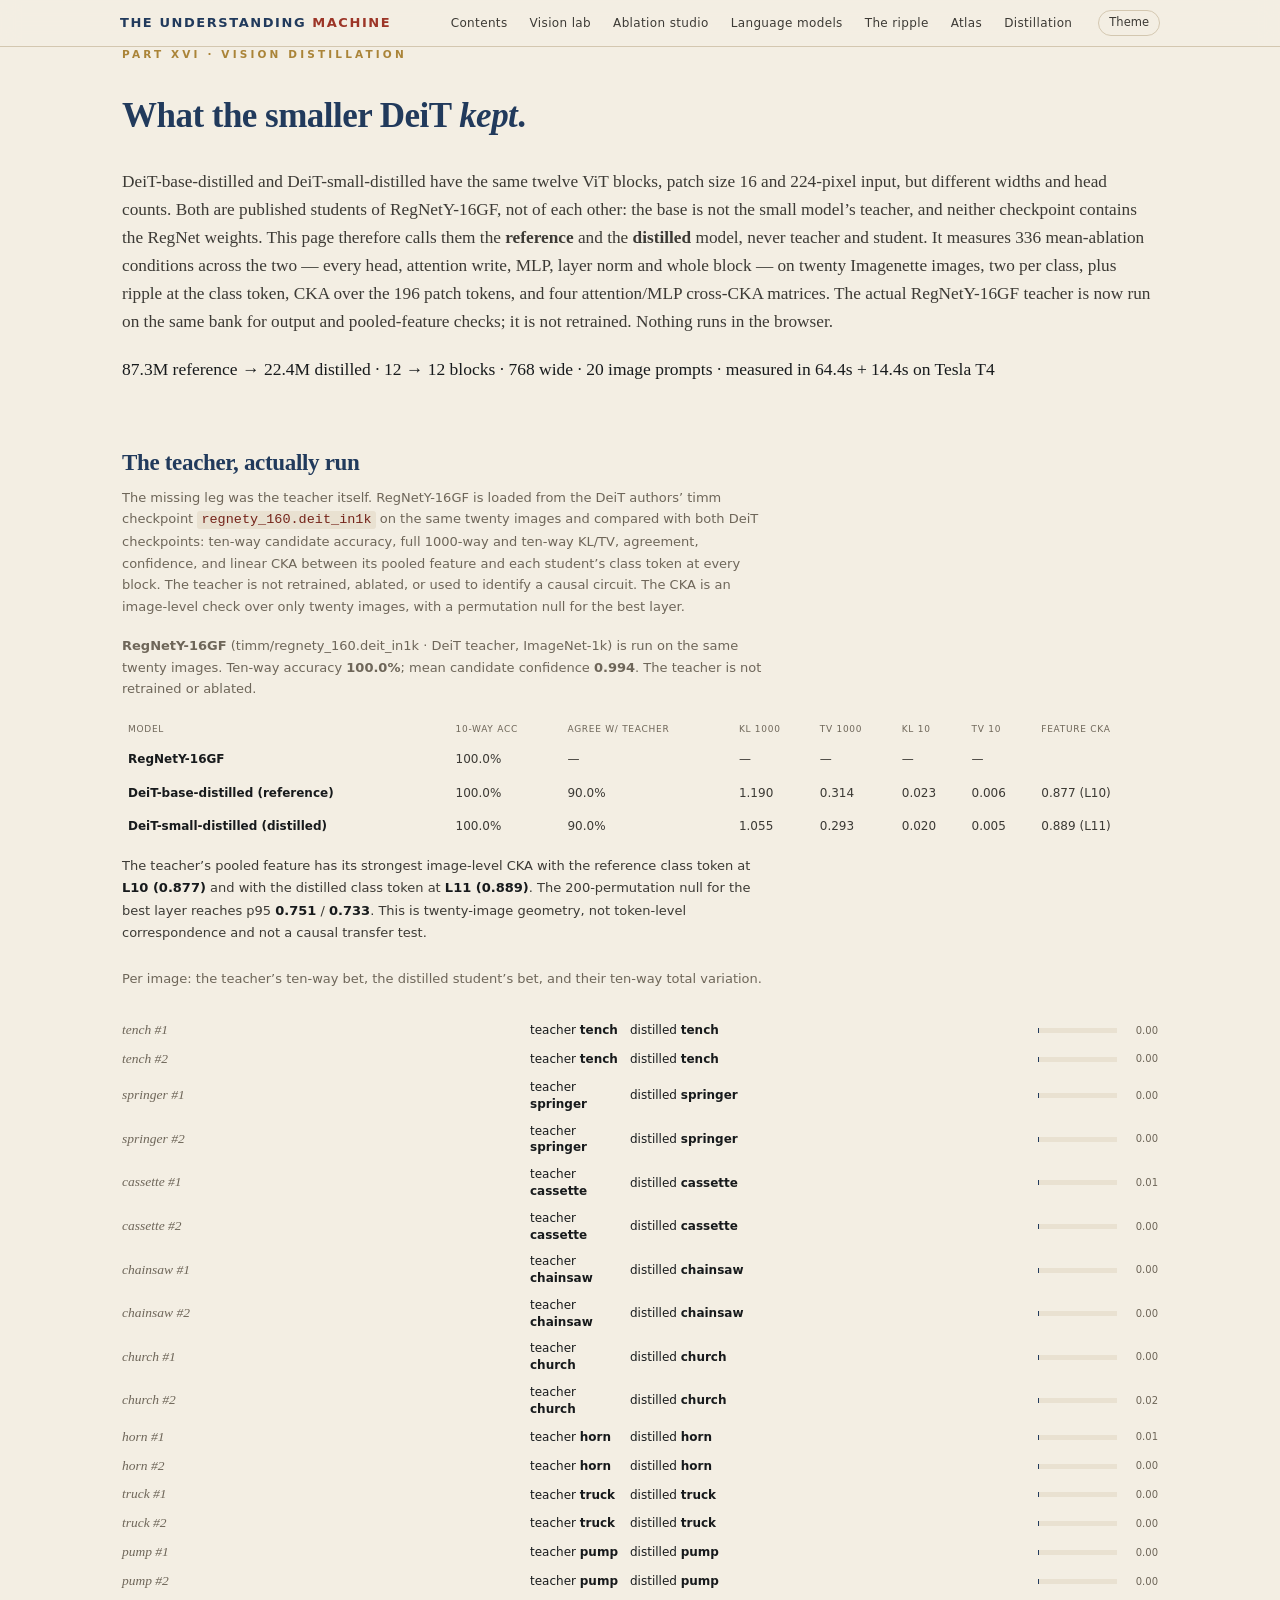
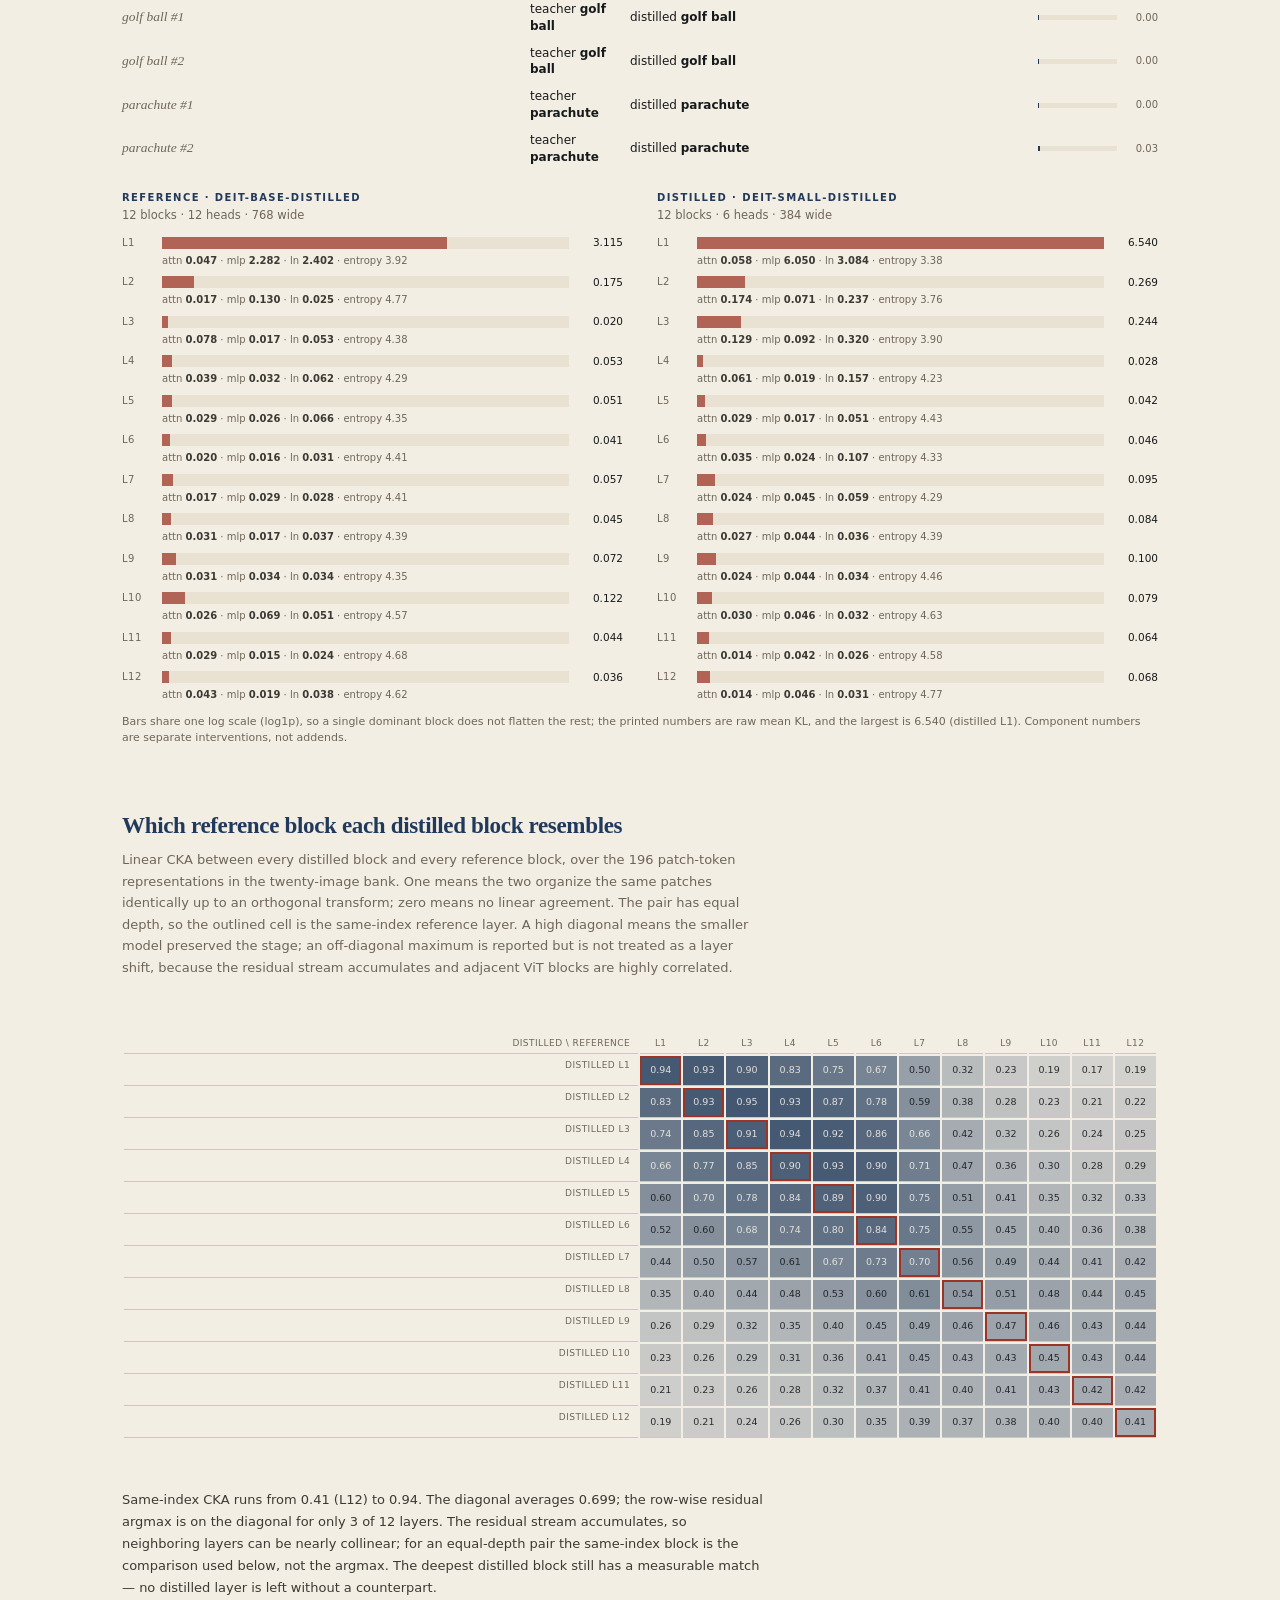
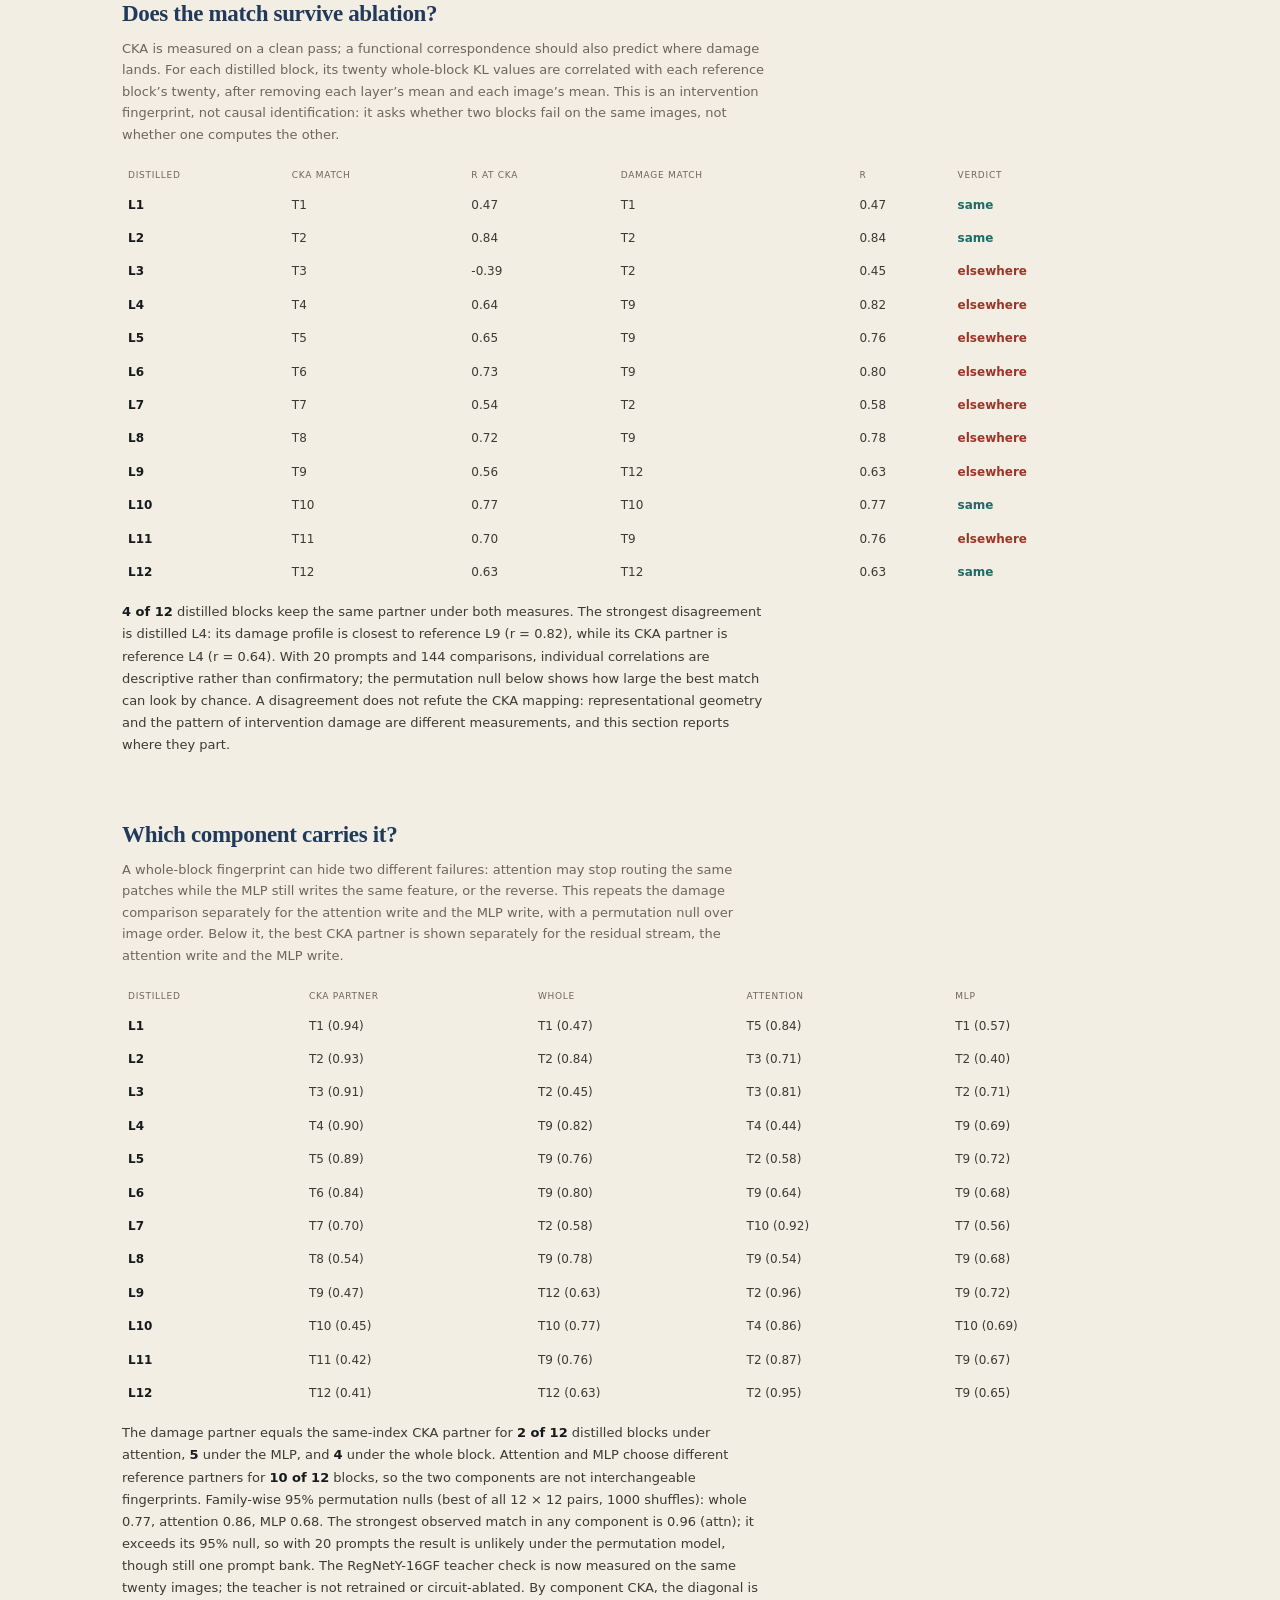
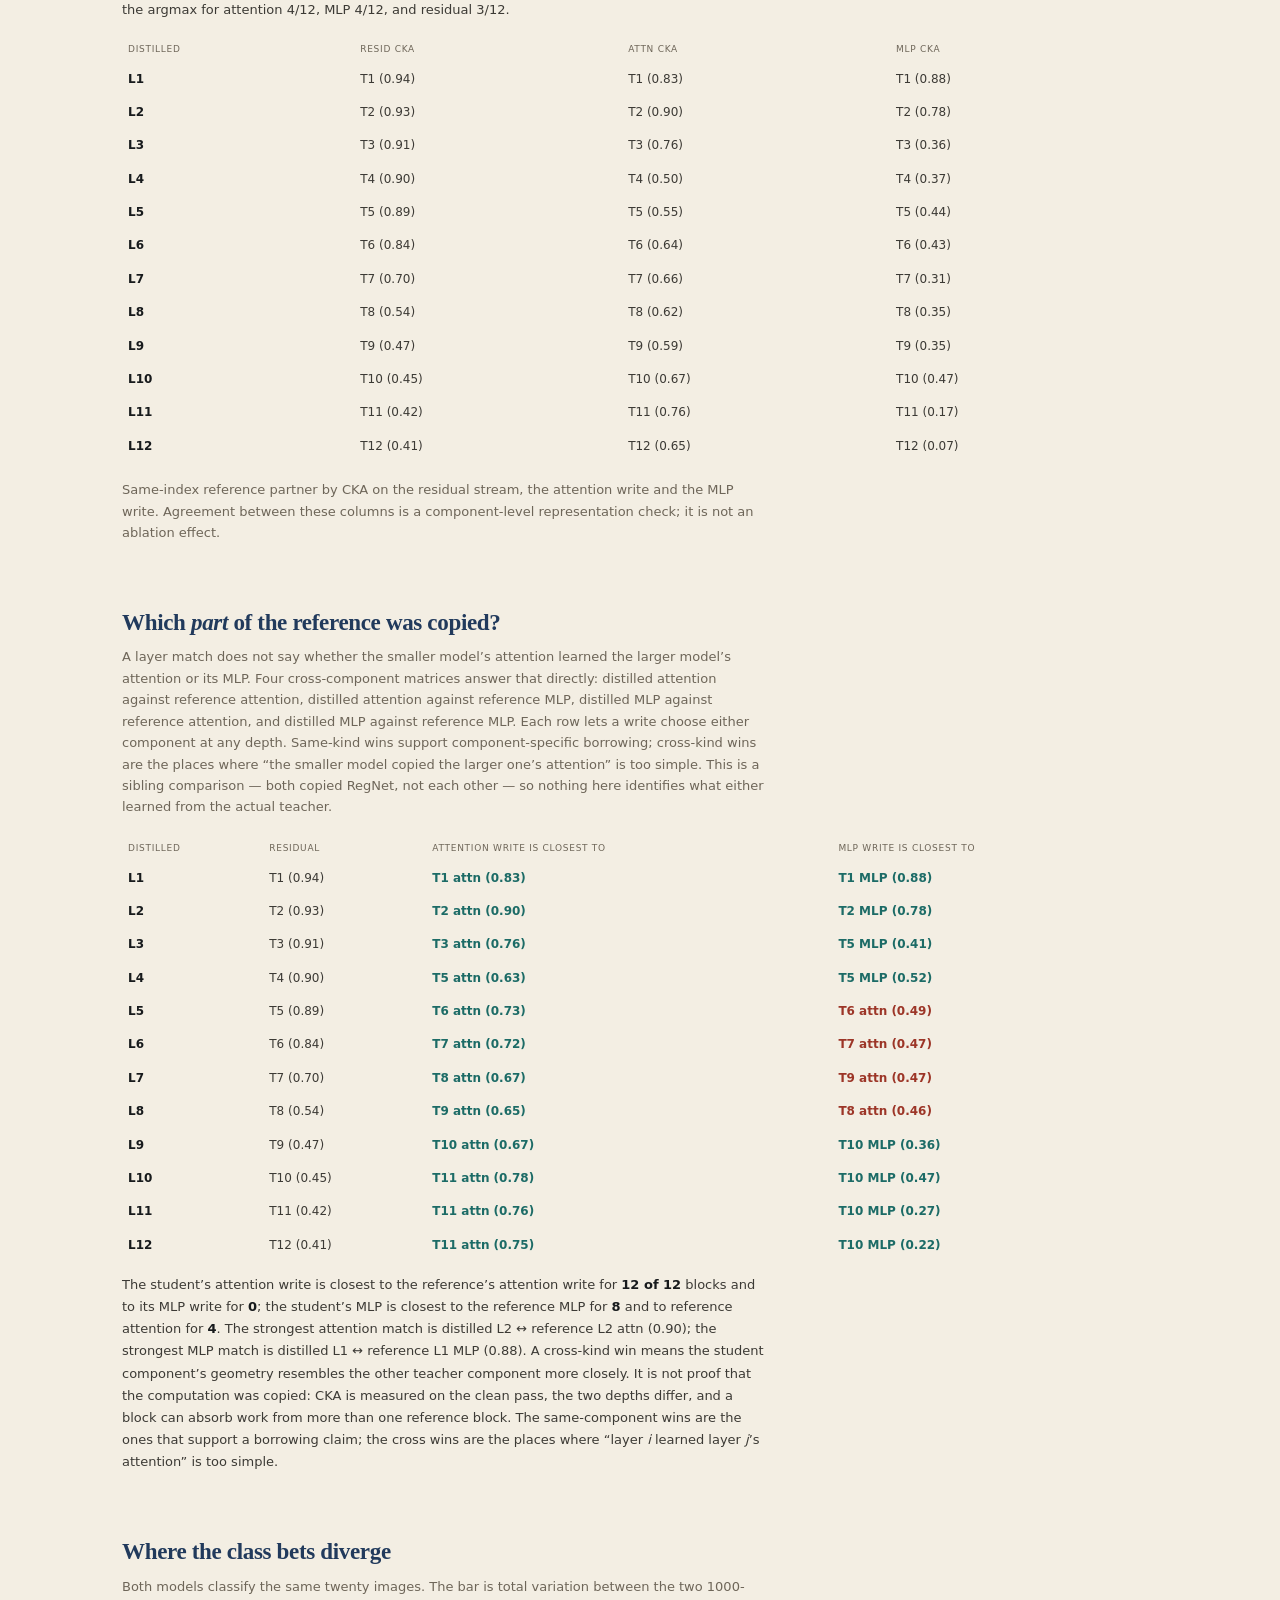
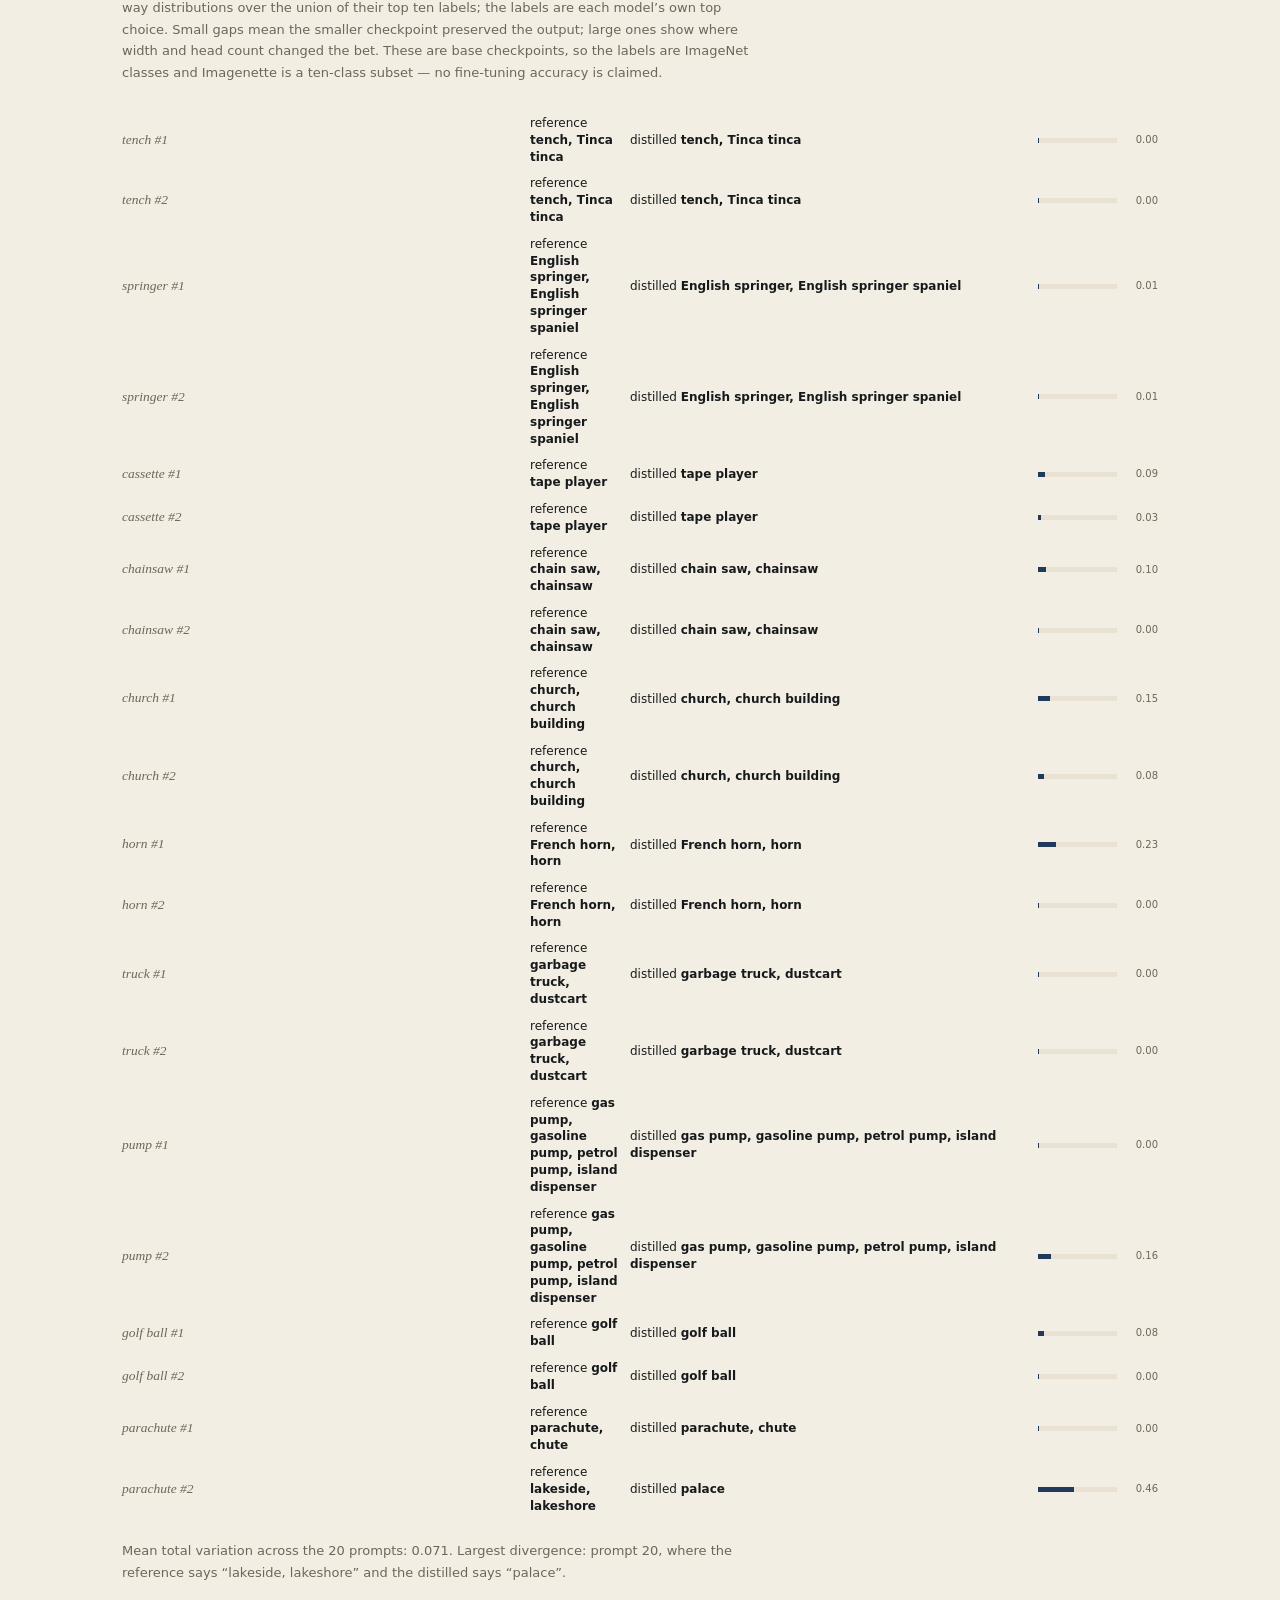
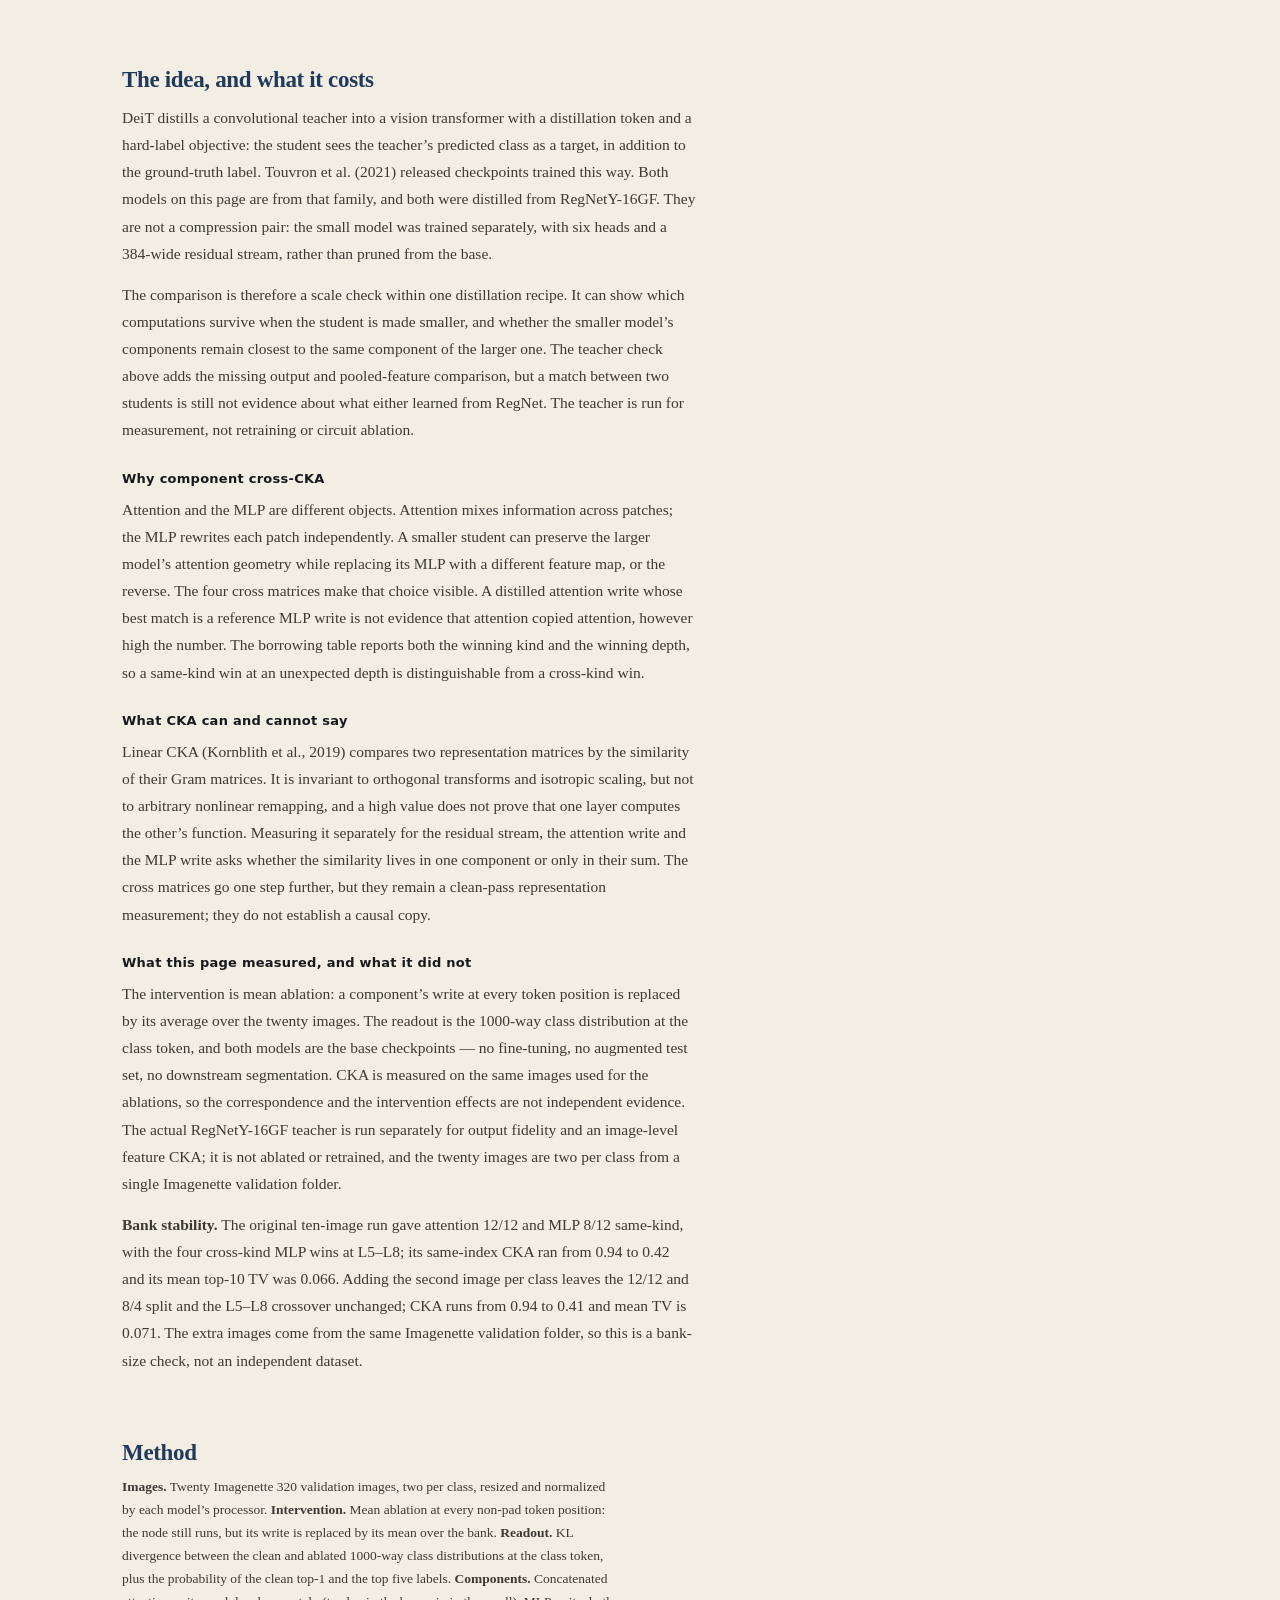
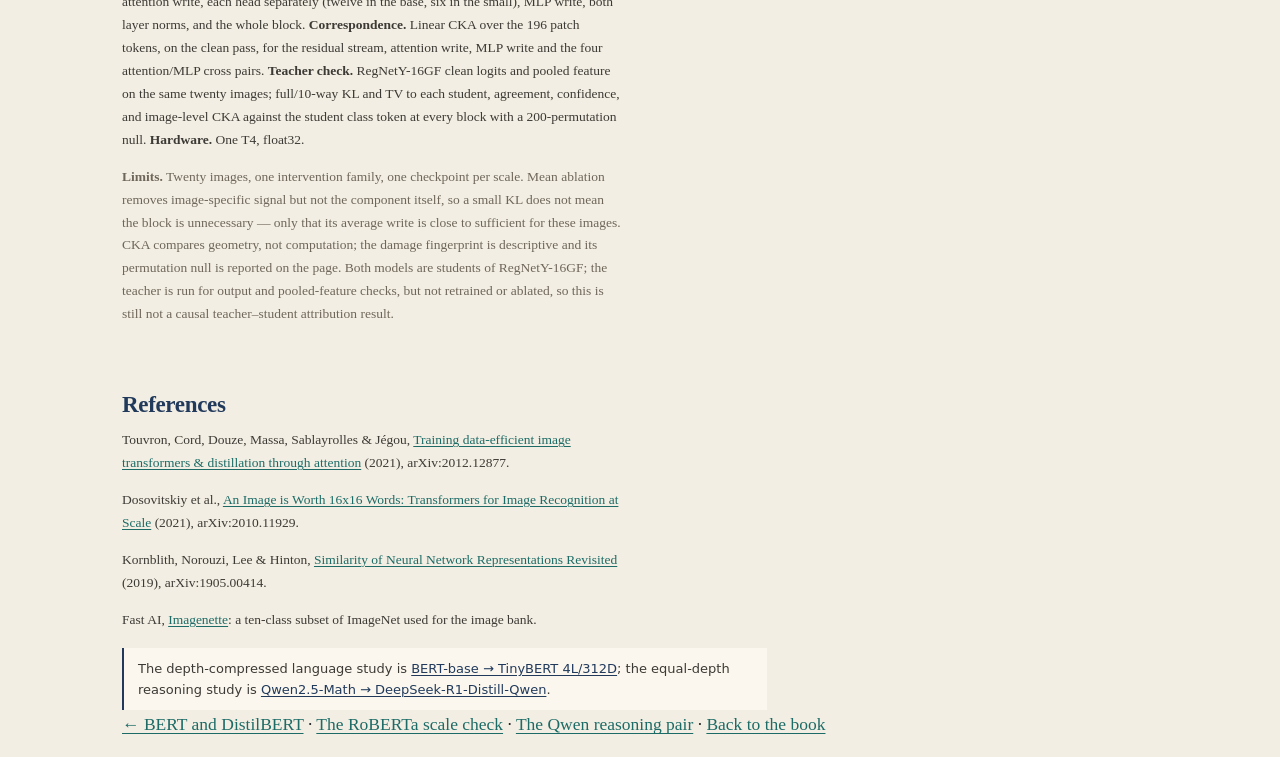
<file: visualizations/distill-vision.html>
<!doctype html>
<html lang="en" data-theme="light">
<head>
<meta charset="utf-8">
<meta name="viewport" content="width=device-width,initial-scale=1">
<title>Two distilled DeiTs, block by block · The Understanding Machine</title>
<meta name="description" content="DeiT-base-distilled and DeiT-small-distilled, both students of RegNetY-16GF, measured with 336 mean-ablation conditions, ripple, component CKA, four attention/MLP cross-CKA matrices, and a measured RegNetY-16GF teacher check.">
<link rel="stylesheet" href="assets/style.css">
<link rel="stylesheet" href="assets/distill.css">
</head>
<body>
<div class="progress" id="progress"></div>
<header class="topbar"><div class="inner">
  <a class="brand" href="index.html">The Understanding <span>Machine</span></a>
  <nav aria-label="Sections">
    <a href="index.html">Contents</a>
    <a href="vision.html">Vision lab</a>
    <a href="studio.html">Ablation studio</a>
    <a href="text.html">Language models</a>
    <a href="travel.html">The ripple</a>
    <a href="atlas.html">Atlas</a>
    <a href="distill.html">Distillation</a>
  </nav>
  <div class="tools"><button id="themebtn" type="button" aria-label="Switch between light and dark">Theme</button></div>
</div></header>

<main class="wide distill">
  <p class="kicker">Part XVI · Vision distillation</p>
  <h1>What the smaller DeiT <i>kept</i>.</h1>
  <p class="lede">DeiT-base-distilled and DeiT-small-distilled have the same twelve ViT blocks, patch size 16 and 224-pixel input, but different widths and head counts. Both are published students of RegNetY-16GF, not of each other: the base is not the small model’s teacher, and neither checkpoint contains the RegNet weights. This page therefore calls them the <b>reference</b> and the <b>distilled</b> model, never teacher and student. It measures 336 mean-ablation conditions across the two — every head, attention write, MLP, layer norm and whole block — on twenty Imagenette images, two per class, plus ripple at the class token, CKA over the 196 patch tokens, and four attention/MLP cross-CKA matrices. The actual RegNetY-16GF teacher is now run on the same bank for output and pooled-feature checks; it is not retrained. Nothing runs in the browser.</p>

  <div class="facts" id="facts" aria-live="polite"></div>

  <section class="teacher-block">
    <h2>The teacher, actually run</h2>
    <p class="sub">The missing leg was the teacher itself. RegNetY-16GF is loaded from the DeiT authors’ timm checkpoint <code>regnety_160.deit_in1k</code> on the same twenty images and compared with both DeiT checkpoints: ten-way candidate accuracy, full 1000-way and ten-way KL/TV, agreement, confidence, and linear CKA between its pooled feature and each student’s class token at every block. The teacher is not retrained, ablated, or used to identify a causal circuit. The CKA is an image-level check over only twenty images, with a permutation null for the best layer.</p>
    <div id="teacher-check"></div>
  </section>

  <section class="stacks" aria-label="Layer effects">
    <div class="stack" id="stack-teacher"></div>
    <div class="stack" id="stack-student"></div>
  </section>
  <p class="scale" id="scale"></p>

  <section class="cka-block">
    <h2>Which reference block each distilled block resembles</h2>
    <p class="sub">Linear CKA between every distilled block and every reference block, over the 196 patch-token representations in the twenty-image bank. One means the two organize the same patches identically up to an orthogonal transform; zero means no linear agreement. The pair has equal depth, so the outlined cell is the same-index reference layer. A high diagonal means the smaller model preserved the stage; an off-diagonal maximum is reported but is not treated as a layer shift, because the residual stream accumulates and adjacent ViT blocks are highly correlated.</p>
    <div class="cka-wrap" id="cka"></div>
    <p class="cka-read" id="cka-read"></p>
  </section>

  <section class="causal-block">
    <h2>Does the match survive ablation?</h2>
    <p class="sub">CKA is measured on a clean pass; a functional correspondence should also predict where damage lands. For each distilled block, its twenty whole-block KL values are correlated with each reference block’s twenty, after removing each layer’s mean and each image’s mean. This is an intervention fingerprint, not causal identification: it asks whether two blocks fail on the same images, not whether one computes the other.</p>
    <div id="causal"></div>
    <p class="cka-read" id="causal-read"></p>
  </section>

  <section class="parts-block">
    <h2>Which component carries it?</h2>
    <p class="sub">A whole-block fingerprint can hide two different failures: attention may stop routing the same patches while the MLP still writes the same feature, or the reverse. This repeats the damage comparison separately for the attention write and the MLP write, with a permutation null over image order. Below it, the best CKA partner is shown separately for the residual stream, the attention write and the MLP write.</p>
    <div id="parts"></div>
    <p class="cka-read" id="parts-read"></p>
    <div id="cka-parts"></div>
  </section>

  <section class="borrow-block">
    <h2>Which <i>part</i> of the reference was copied?</h2>
    <p class="sub">A layer match does not say whether the smaller model’s attention learned the larger model’s attention or its MLP. Four cross-component matrices answer that directly: distilled attention against reference attention, distilled attention against reference MLP, distilled MLP against reference attention, and distilled MLP against reference MLP. Each row lets a write choose either component at any depth. Same-kind wins support component-specific borrowing; cross-kind wins are the places where “the smaller model copied the larger one’s attention” is too simple. This is a sibling comparison — both copied RegNet, not each other — so nothing here identifies what either learned from the actual teacher.</p>
    <div id="borrow"></div>
    <p class="cka-read" id="borrow-read"></p>
  </section>

  <section class="gap-block">
    <h2>Where the class bets diverge</h2>
    <p class="sub">Both models classify the same twenty images. The bar is total variation between the two 1000-way distributions over the union of their top ten labels; the labels are each model’s own top choice. Small gaps mean the smaller checkpoint preserved the output; large ones show where width and head count changed the bet. These are base checkpoints, so the labels are ImageNet classes and Imagenette is a ten-class subset — no fine-tuning accuracy is claimed.</p>
    <div class="gap-list" id="gap"></div>
  </section>

  <section class="theory">
    <h2>The idea, and what it costs</h2>
    <p>DeiT distills a convolutional teacher into a vision transformer with a distillation token and a hard-label objective: the student sees the teacher’s predicted class as a target, in addition to the ground-truth label. Touvron et al. (2021) released checkpoints trained this way. Both models on this page are from that family, and both were distilled from RegNetY-16GF. They are not a compression pair: the small model was trained separately, with six heads and a 384-wide residual stream, rather than pruned from the base.</p>
    <p>The comparison is therefore a scale check within one distillation recipe. It can show which computations survive when the student is made smaller, and whether the smaller model’s components remain closest to the same component of the larger one. The teacher check above adds the missing output and pooled-feature comparison, but a match between two students is still not evidence about what either learned from RegNet. The teacher is run for measurement, not retraining or circuit ablation.</p>

    <h3>Why component cross-CKA</h3>
    <p>Attention and the MLP are different objects. Attention mixes information across patches; the MLP rewrites each patch independently. A smaller student can preserve the larger model’s attention geometry while replacing its MLP with a different feature map, or the reverse. The four cross matrices make that choice visible. A distilled attention write whose best match is a reference MLP write is not evidence that attention copied attention, however high the number. The borrowing table reports both the winning kind and the winning depth, so a same-kind win at an unexpected depth is distinguishable from a cross-kind win.</p>

    <h3>What CKA can and cannot say</h3>
    <p>Linear CKA (Kornblith et al., 2019) compares two representation matrices by the similarity of their Gram matrices. It is invariant to orthogonal transforms and isotropic scaling, but not to arbitrary nonlinear remapping, and a high value does not prove that one layer computes the other’s function. Measuring it separately for the residual stream, the attention write and the MLP write asks whether the similarity lives in one component or only in their sum. The cross matrices go one step further, but they remain a clean-pass representation measurement; they do not establish a causal copy.</p>

    <h3>What this page measured, and what it did not</h3>
    <p>The intervention is mean ablation: a component’s write at every token position is replaced by its average over the twenty images. The readout is the 1000-way class distribution at the class token, and both models are the base checkpoints — no fine-tuning, no augmented test set, no downstream segmentation. CKA is measured on the same images used for the ablations, so the correspondence and the intervention effects are not independent evidence. The actual RegNetY-16GF teacher is run separately for output fidelity and an image-level feature CKA; it is not ablated or retrained, and the twenty images are two per class from a single Imagenette validation folder.</p>
    <p><b>Bank stability.</b> The original ten-image run gave attention 12/12 and MLP 8/12 same-kind, with the four cross-kind MLP wins at L5–L8; its same-index CKA ran from 0.94 to 0.42 and its mean top-10 TV was 0.066. Adding the second image per class leaves the 12/12 and 8/4 split and the L5–L8 crossover unchanged; CKA runs from 0.94 to 0.41 and mean TV is 0.071. The extra images come from the same Imagenette validation folder, so this is a bank-size check, not an independent dataset.</p>
  </section>

  <section class="method">
    <h2>Method</h2>
    <p><b>Images.</b> Twenty Imagenette 320 validation images, two per class, resized and normalized by each model’s processor. <b>Intervention.</b> Mean ablation at every non-pad token position: the node still runs, but its write is replaced by its mean over the bank. <b>Readout.</b> KL divergence between the clean and ablated 1000-way class distributions at the class token, plus the probability of the clean top-1 and the top five labels. <b>Components.</b> Concatenated attention write, each head separately (twelve in the base, six in the small), MLP write, both layer norms, and the whole block. <b>Correspondence.</b> Linear CKA over the 196 patch tokens, on the clean pass, for the residual stream, attention write, MLP write and the four attention/MLP cross pairs. <b>Teacher check.</b> RegNetY-16GF clean logits and pooled feature on the same twenty images; full/10-way KL and TV to each student, agreement, confidence, and image-level CKA against the student class token at every block with a 200-permutation null. <b>Hardware.</b> One T4, float32.</p>
    <p class="limits"><b>Limits.</b> Twenty images, one intervention family, one checkpoint per scale. Mean ablation removes image-specific signal but not the component itself, so a small KL does not mean the block is unnecessary — only that its average write is close to sufficient for these images. CKA compares geometry, not computation; the damage fingerprint is descriptive and its permutation null is reported on the page. Both models are students of RegNetY-16GF; the teacher is run for output and pooled-feature checks, but not retrained or ablated, so this is still not a causal teacher–student attribution result.</p>
  </section>

  <section class="refs">
    <h2>References</h2>
    <p>Touvron, Cord, Douze, Massa, Sablayrolles &amp; Jégou, <a href="https://arxiv.org/abs/2012.12877" target="_blank" rel="noopener">Training data-efficient image transformers &amp; distillation through attention</a> (2021), arXiv:2012.12877.</p>
    <p>Dosovitskiy et al., <a href="https://arxiv.org/abs/2010.11929" target="_blank" rel="noopener">An Image is Worth 16x16 Words: Transformers for Image Recognition at Scale</a> (2021), arXiv:2010.11929.</p>
    <p>Kornblith, Norouzi, Lee &amp; Hinton, <a href="https://arxiv.org/abs/1905.00414" target="_blank" rel="noopener">Similarity of Neural Network Representations Revisited</a> (2019), arXiv:1905.00414.</p>
    <p>Fast AI, <a href="https://github.com/fastai/imagenette" target="_blank" rel="noopener">Imagenette</a>: a ten-class subset of ImageNet used for the image bank.</p>
  </section>

  <p class="crosslink">The depth-compressed language study is <a href="distill-tiny.html">BERT-base → TinyBERT 4L/312D</a>; the equal-depth reasoning study is <a href="distill-qwen.html">Qwen2.5-Math → DeepSeek-R1-Distill-Qwen</a>.</p>
  <p class="backlink"><a href="distill.html">← BERT and DistilBERT</a> · <a href="distill2.html">The RoBERTa scale check</a> · <a href="distill-qwen.html">The Qwen reasoning pair</a> · <a href="index.html">Back to the book</a></p>
</main>

<noscript><p class="wrap">This page needs JavaScript: the two stacks are drawn from a measured data file.</p></noscript>
<script src="distill-vision-data.js"></script>
<script src="assets/distill.js?v=9"></script>
</body>
</html>
</file>
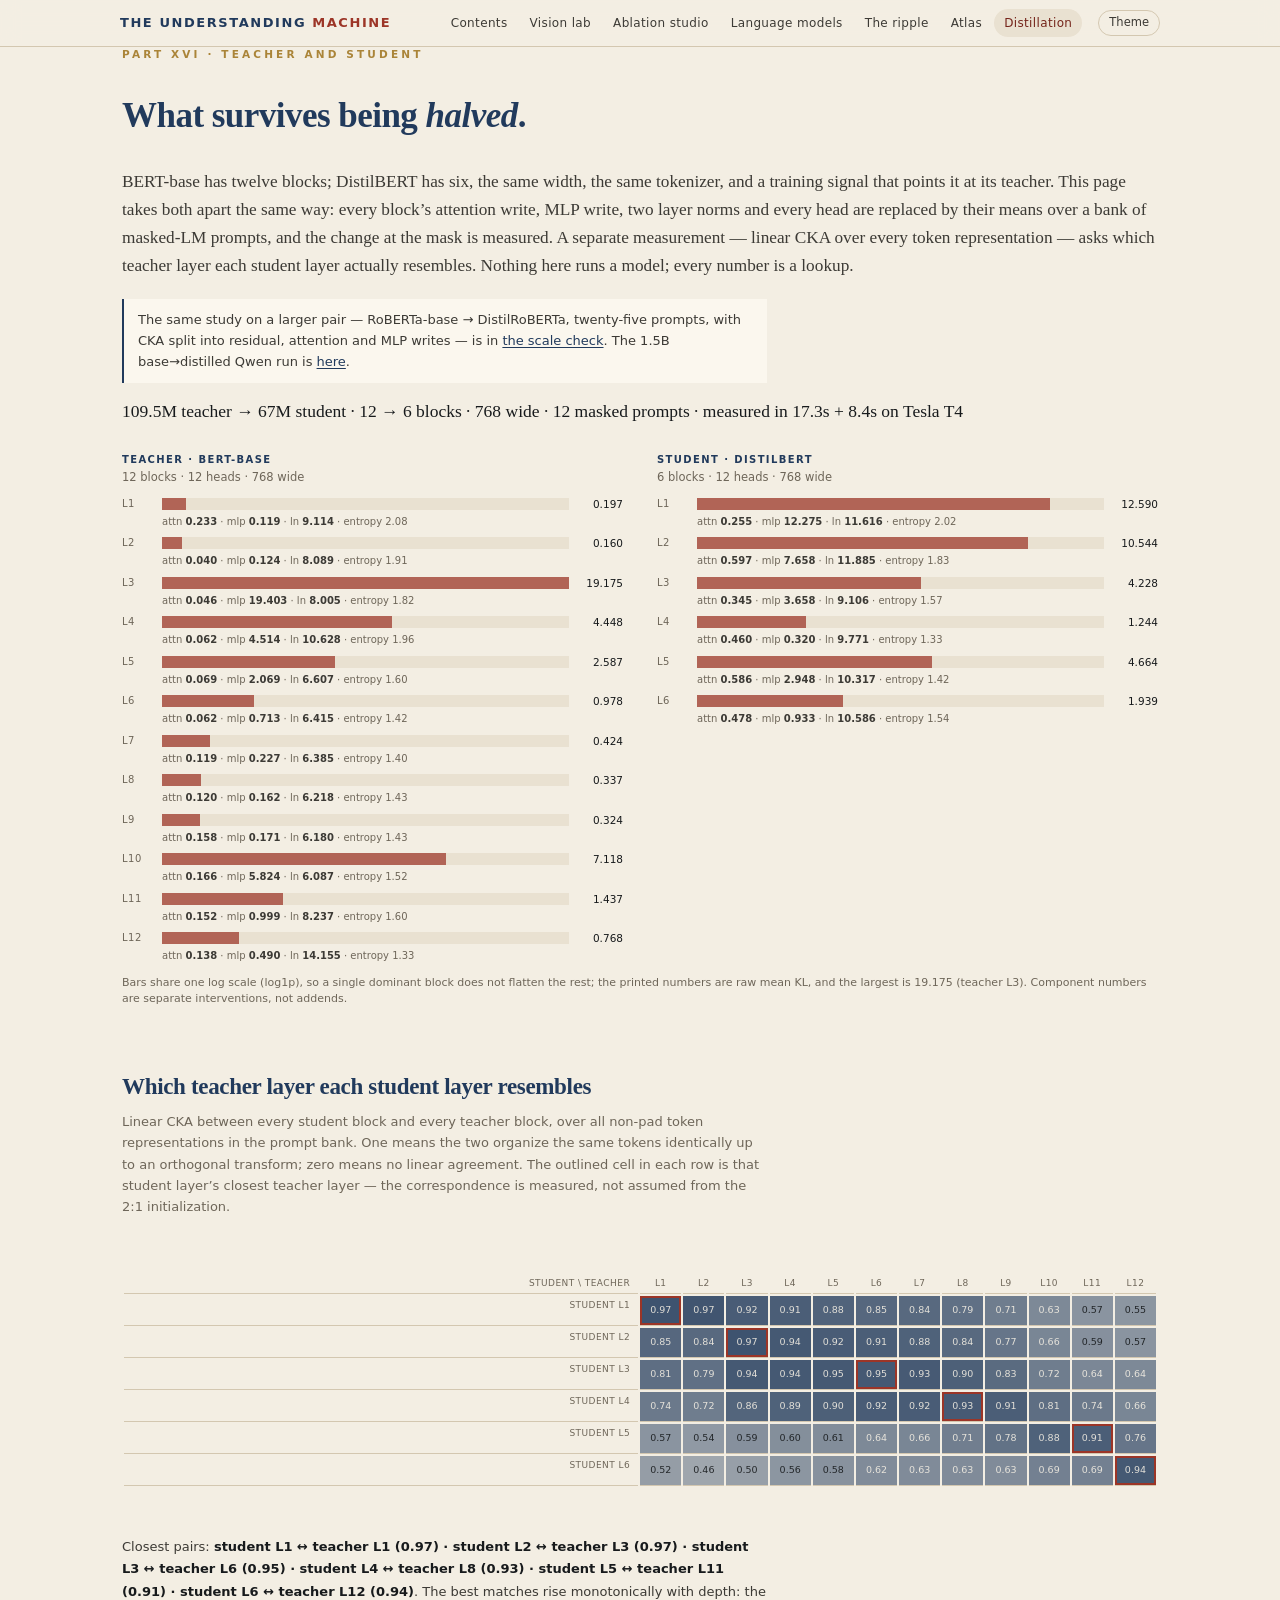
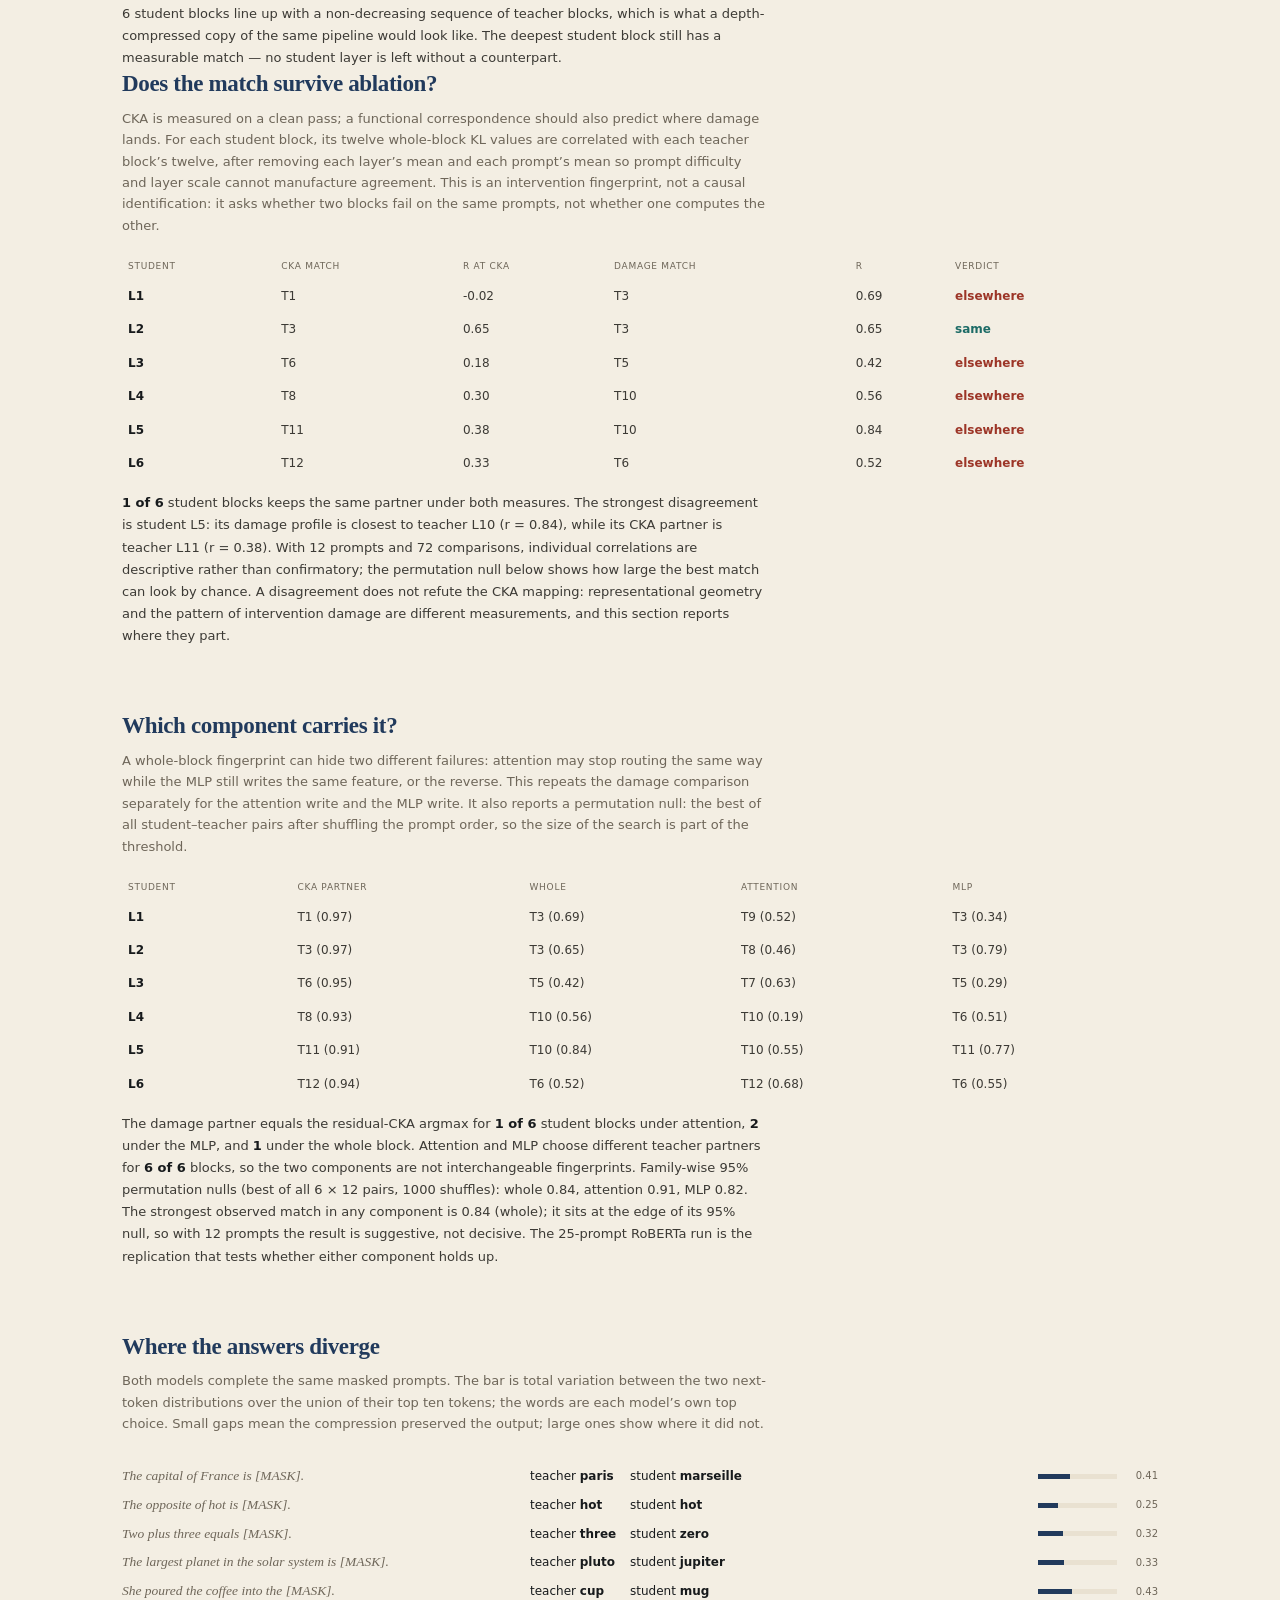
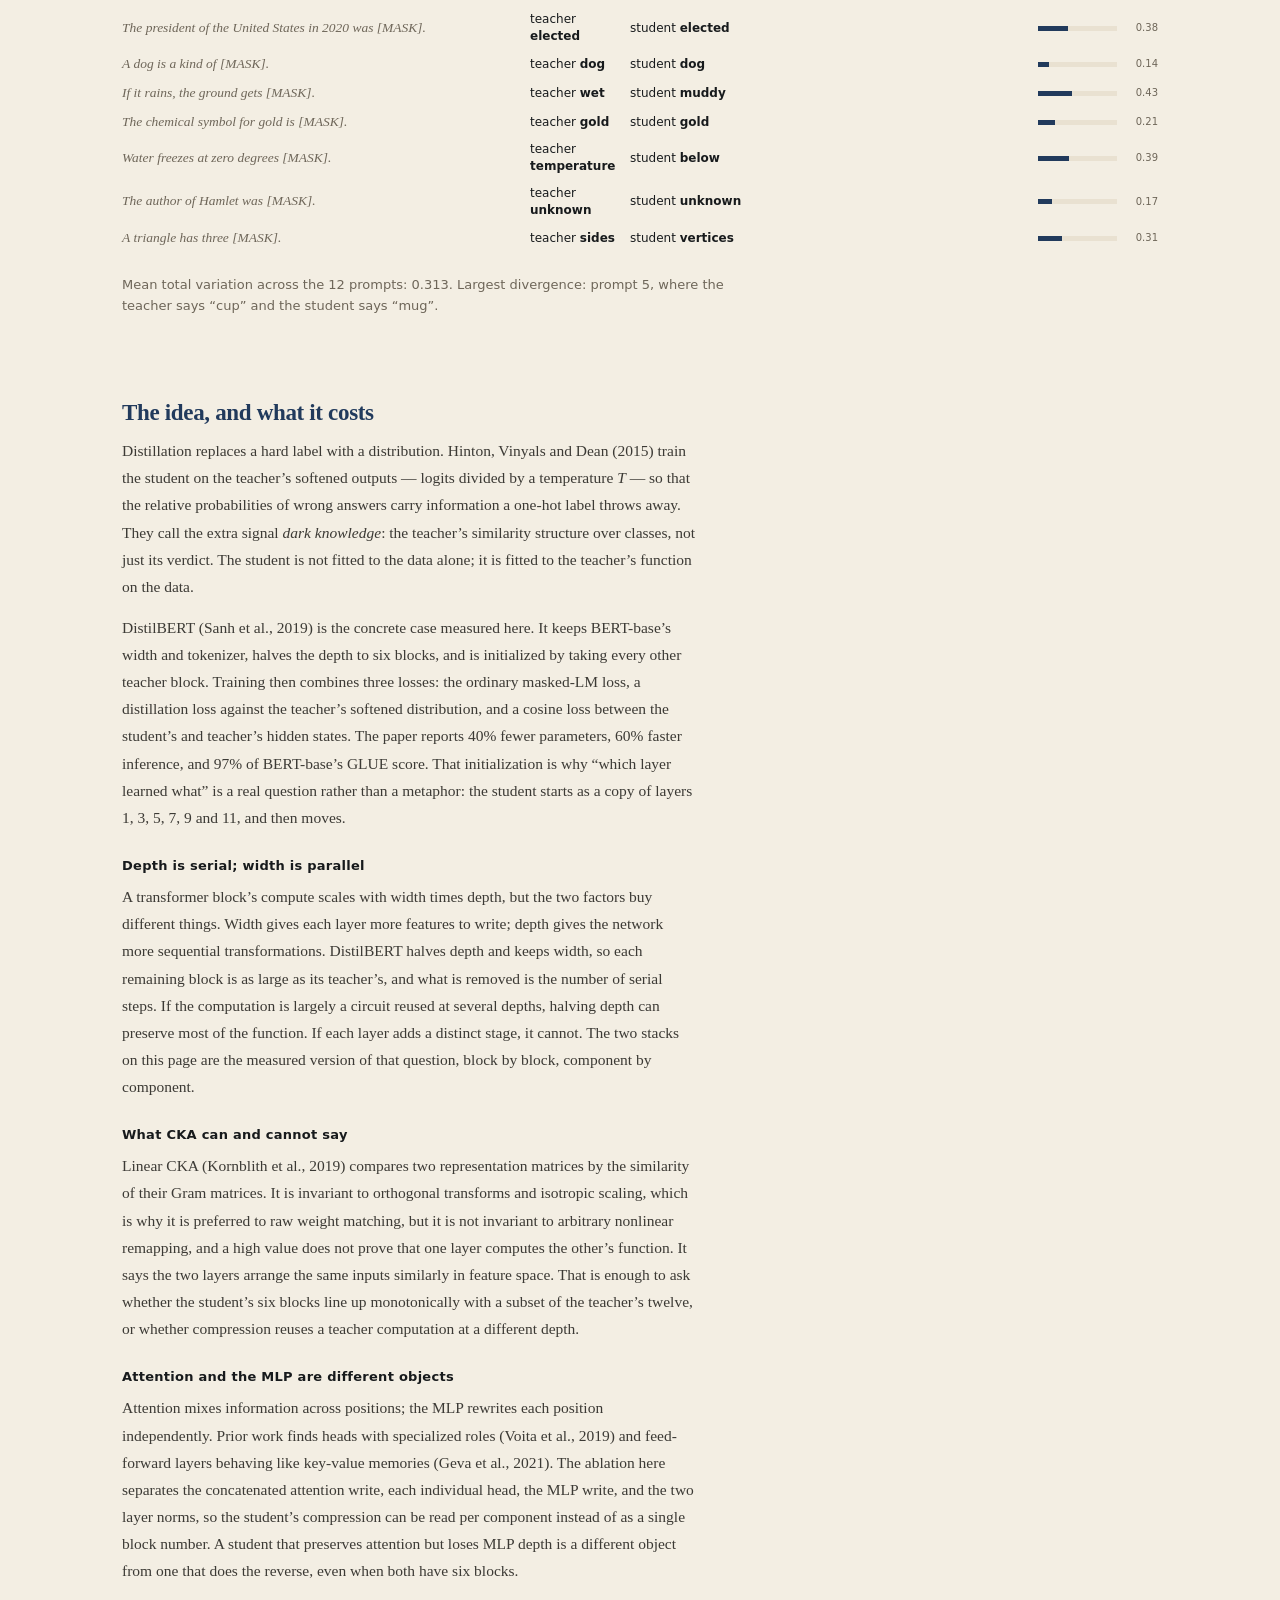
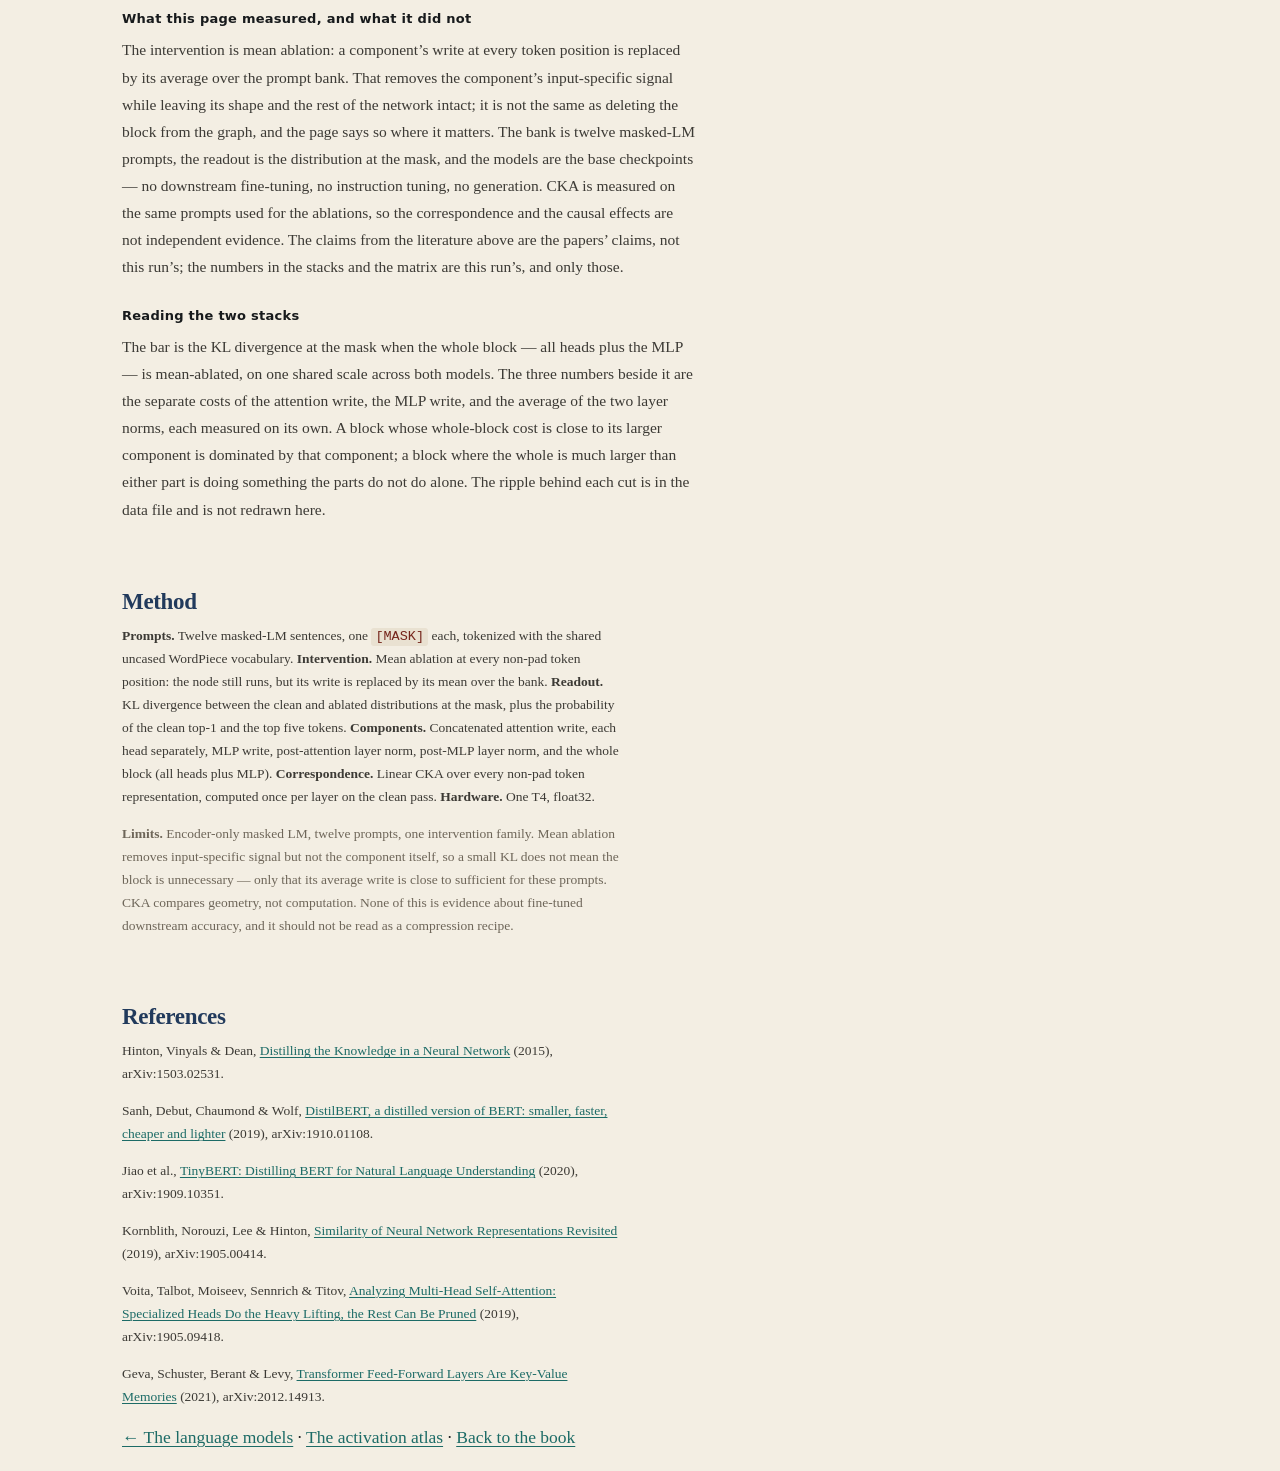
<file: visualizations/distill.html>
<!doctype html>
<html lang="en" data-theme="light">
<head>
<meta charset="utf-8">
<meta name="viewport" content="width=device-width,initial-scale=1">
<title>Teacher and student · The Understanding Machine</title>
<meta name="description" content="BERT-base and DistilBERT, measured side by side: every block's attention, MLP and layer norms mean-ablated on masked-LM prompts, with CKA layer correspondence. What survives halving the depth.">
<link rel="stylesheet" href="assets/style.css">
<link rel="stylesheet" href="assets/distill.css">
</head>
<body>
<div class="progress" id="progress"></div>
<header class="topbar"><div class="inner">
  <a class="brand" href="index.html">The Understanding <span>Machine</span></a>
  <nav aria-label="Sections">
    <a href="index.html">Contents</a>
    <a href="vision.html">Vision lab</a>
    <a href="studio.html">Ablation studio</a>
    <a href="text.html">Language models</a>
    <a href="travel.html">The ripple</a>
    <a href="atlas.html">Atlas</a>
    <a href="distill.html" class="active" aria-current="page">Distillation</a>
  </nav>
  <div class="tools"><button id="themebtn" type="button" aria-label="Switch between light and dark">Theme</button></div>
</div></header>

<main class="wide distill">
  <p class="kicker">Part XVI · teacher and student</p>
  <h1>What survives being <i>halved</i>.</h1>
  <p class="lede">BERT-base has twelve blocks; DistilBERT has six, the same width, the same tokenizer, and a training signal that points it at its teacher. This page takes both apart the same way: every block’s attention write, MLP write, two layer norms and every head are replaced by their means over a bank of masked-LM prompts, and the change at the mask is measured. A separate measurement — linear CKA over every token representation — asks which teacher layer each student layer actually resembles. Nothing here runs a model; every number is a lookup.</p>
  <p class="crosslink">The same study on a larger pair — RoBERTa-base → DistilRoBERTa, twenty-five prompts, with CKA split into residual, attention and MLP writes — is in <a href="distill2.html">the scale check</a>. The 1.5B base→distilled Qwen run is <a href="distill-qwen.html">here</a>.</p>

  <div class="facts" id="facts" aria-live="polite"></div>

  <section class="stacks" aria-label="Layer effects">
    <div class="stack" id="stack-teacher"></div>
    <div class="stack" id="stack-student"></div>
  </section>
  <p class="scale" id="scale"></p>

  <section class="cka-block">
    <h2>Which teacher layer each student layer resembles</h2>
    <p class="sub">Linear CKA between every student block and every teacher block, over all non-pad token representations in the prompt bank. One means the two organize the same tokens identically up to an orthogonal transform; zero means no linear agreement. The outlined cell in each row is that student layer’s closest teacher layer — the correspondence is measured, not assumed from the 2:1 initialization.</p>
    <div class="cka-wrap" id="cka"></div>
    <p class="cka-read" id="cka-read"></p>
  </section>

  <section class="causal-block">
    <h2>Does the match survive ablation?</h2>
    <p class="sub">CKA is measured on a clean pass; a functional correspondence should also predict where damage lands. For each student block, its twelve whole-block KL values are correlated with each teacher block’s twelve, after removing each layer’s mean and each prompt’s mean so prompt difficulty and layer scale cannot manufacture agreement. This is an intervention fingerprint, not a causal identification: it asks whether two blocks fail on the same prompts, not whether one computes the other.</p>
    <div id="causal"></div>
    <p class="cka-read" id="causal-read"></p>
  </section>

  <section class="parts-block">
    <h2>Which component carries it?</h2>
    <p class="sub">A whole-block fingerprint can hide two different failures: attention may stop routing the same way while the MLP still writes the same feature, or the reverse. This repeats the damage comparison separately for the attention write and the MLP write. It also reports a permutation null: the best of all student–teacher pairs after shuffling the prompt order, so the size of the search is part of the threshold.</p>
    <div id="parts"></div>
    <p class="cka-read" id="parts-read"></p>
    <div id="cka-parts"></div>
  </section>

  <section class="gap-block">
    <h2>Where the answers diverge</h2>
    <p class="sub">Both models complete the same masked prompts. The bar is total variation between the two next-token distributions over the union of their top ten tokens; the words are each model’s own top choice. Small gaps mean the compression preserved the output; large ones show where it did not.</p>
    <div class="gap-list" id="gap"></div>
  </section>

  <section class="theory">
    <h2>The idea, and what it costs</h2>
    <p>Distillation replaces a hard label with a distribution. Hinton, Vinyals and Dean (2015) train the student on the teacher’s softened outputs — logits divided by a temperature <var>T</var> — so that the relative probabilities of wrong answers carry information a one-hot label throws away. They call the extra signal <i>dark knowledge</i>: the teacher’s similarity structure over classes, not just its verdict. The student is not fitted to the data alone; it is fitted to the teacher’s function on the data.</p>
    <p>DistilBERT (Sanh et al., 2019) is the concrete case measured here. It keeps BERT-base’s width and tokenizer, halves the depth to six blocks, and is initialized by taking every other teacher block. Training then combines three losses: the ordinary masked-LM loss, a distillation loss against the teacher’s softened distribution, and a cosine loss between the student’s and teacher’s hidden states. The paper reports 40% fewer parameters, 60% faster inference, and 97% of BERT-base’s GLUE score. That initialization is why “which layer learned what” is a real question rather than a metaphor: the student starts as a copy of layers 1, 3, 5, 7, 9 and 11, and then moves.</p>

    <h3>Depth is serial; width is parallel</h3>
    <p>A transformer block’s compute scales with width times depth, but the two factors buy different things. Width gives each layer more features to write; depth gives the network more sequential transformations. DistilBERT halves depth and keeps width, so each remaining block is as large as its teacher’s, and what is removed is the number of serial steps. If the computation is largely a circuit reused at several depths, halving depth can preserve most of the function. If each layer adds a distinct stage, it cannot. The two stacks on this page are the measured version of that question, block by block, component by component.</p>

    <h3>What CKA can and cannot say</h3>
    <p>Linear CKA (Kornblith et al., 2019) compares two representation matrices by the similarity of their Gram matrices. It is invariant to orthogonal transforms and isotropic scaling, which is why it is preferred to raw weight matching, but it is not invariant to arbitrary nonlinear remapping, and a high value does not prove that one layer computes the other’s function. It says the two layers arrange the same inputs similarly in feature space. That is enough to ask whether the student’s six blocks line up monotonically with a subset of the teacher’s twelve, or whether compression reuses a teacher computation at a different depth.</p>

    <h3>Attention and the MLP are different objects</h3>
    <p>Attention mixes information across positions; the MLP rewrites each position independently. Prior work finds heads with specialized roles (Voita et al., 2019) and feed-forward layers behaving like key-value memories (Geva et al., 2021). The ablation here separates the concatenated attention write, each individual head, the MLP write, and the two layer norms, so the student’s compression can be read per component instead of as a single block number. A student that preserves attention but loses MLP depth is a different object from one that does the reverse, even when both have six blocks.</p>

    <h3>What this page measured, and what it did not</h3>
    <p>The intervention is mean ablation: a component’s write at every token position is replaced by its average over the prompt bank. That removes the component’s input-specific signal while leaving its shape and the rest of the network intact; it is not the same as deleting the block from the graph, and the page says so where it matters. The bank is twelve masked-LM prompts, the readout is the distribution at the mask, and the models are the base checkpoints — no downstream fine-tuning, no instruction tuning, no generation. CKA is measured on the same prompts used for the ablations, so the correspondence and the causal effects are not independent evidence. The claims from the literature above are the papers’ claims, not this run’s; the numbers in the stacks and the matrix are this run’s, and only those.</p>

    <h3>Reading the two stacks</h3>
    <p>The bar is the KL divergence at the mask when the whole block — all heads plus the MLP — is mean-ablated, on one shared scale across both models. The three numbers beside it are the separate costs of the attention write, the MLP write, and the average of the two layer norms, each measured on its own. A block whose whole-block cost is close to its larger component is dominated by that component; a block where the whole is much larger than either part is doing something the parts do not do alone. The ripple behind each cut is in the data file and is not redrawn here.</p>
  </section>

  <section class="method">
    <h2>Method</h2>
    <p><b>Prompts.</b> Twelve masked-LM sentences, one <code>[MASK]</code> each, tokenized with the shared uncased WordPiece vocabulary. <b>Intervention.</b> Mean ablation at every non-pad token position: the node still runs, but its write is replaced by its mean over the bank. <b>Readout.</b> KL divergence between the clean and ablated distributions at the mask, plus the probability of the clean top-1 and the top five tokens. <b>Components.</b> Concatenated attention write, each head separately, MLP write, post-attention layer norm, post-MLP layer norm, and the whole block (all heads plus MLP). <b>Correspondence.</b> Linear CKA over every non-pad token representation, computed once per layer on the clean pass. <b>Hardware.</b> One T4, float32.</p>
    <p class="limits"><b>Limits.</b> Encoder-only masked LM, twelve prompts, one intervention family. Mean ablation removes input-specific signal but not the component itself, so a small KL does not mean the block is unnecessary — only that its average write is close to sufficient for these prompts. CKA compares geometry, not computation. None of this is evidence about fine-tuned downstream accuracy, and it should not be read as a compression recipe.</p>
  </section>

  <section class="refs">
    <h2>References</h2>
    <p>Hinton, Vinyals &amp; Dean, <a href="https://arxiv.org/abs/1503.02531" target="_blank" rel="noopener">Distilling the Knowledge in a Neural Network</a> (2015), arXiv:1503.02531.</p>
    <p>Sanh, Debut, Chaumond &amp; Wolf, <a href="https://arxiv.org/abs/1910.01108" target="_blank" rel="noopener">DistilBERT, a distilled version of BERT: smaller, faster, cheaper and lighter</a> (2019), arXiv:1910.01108.</p>
    <p>Jiao et al., <a href="https://arxiv.org/abs/1909.10351" target="_blank" rel="noopener">TinyBERT: Distilling BERT for Natural Language Understanding</a> (2020), arXiv:1909.10351.</p>
    <p>Kornblith, Norouzi, Lee &amp; Hinton, <a href="https://arxiv.org/abs/1905.00414" target="_blank" rel="noopener">Similarity of Neural Network Representations Revisited</a> (2019), arXiv:1905.00414.</p>
    <p>Voita, Talbot, Moiseev, Sennrich &amp; Titov, <a href="https://arxiv.org/abs/1905.09418" target="_blank" rel="noopener">Analyzing Multi-Head Self-Attention: Specialized Heads Do the Heavy Lifting, the Rest Can Be Pruned</a> (2019), arXiv:1905.09418.</p>
    <p>Geva, Schuster, Berant &amp; Levy, <a href="https://arxiv.org/abs/2012.14913" target="_blank" rel="noopener">Transformer Feed-Forward Layers Are Key-Value Memories</a> (2021), arXiv:2012.14913.</p>
  </section>

  <p class="backlink"><a href="text.html">← The language models</a> · <a href="atlas.html">The activation atlas</a> · <a href="index.html">Back to the book</a></p>
</main>

<noscript><p class="wrap">This page needs JavaScript: the two stacks are drawn from a measured data file.</p></noscript>
<script src="distill-data.js"></script>
<script src="assets/distill.js?v=8"></script>
</body>
</html>
</file>
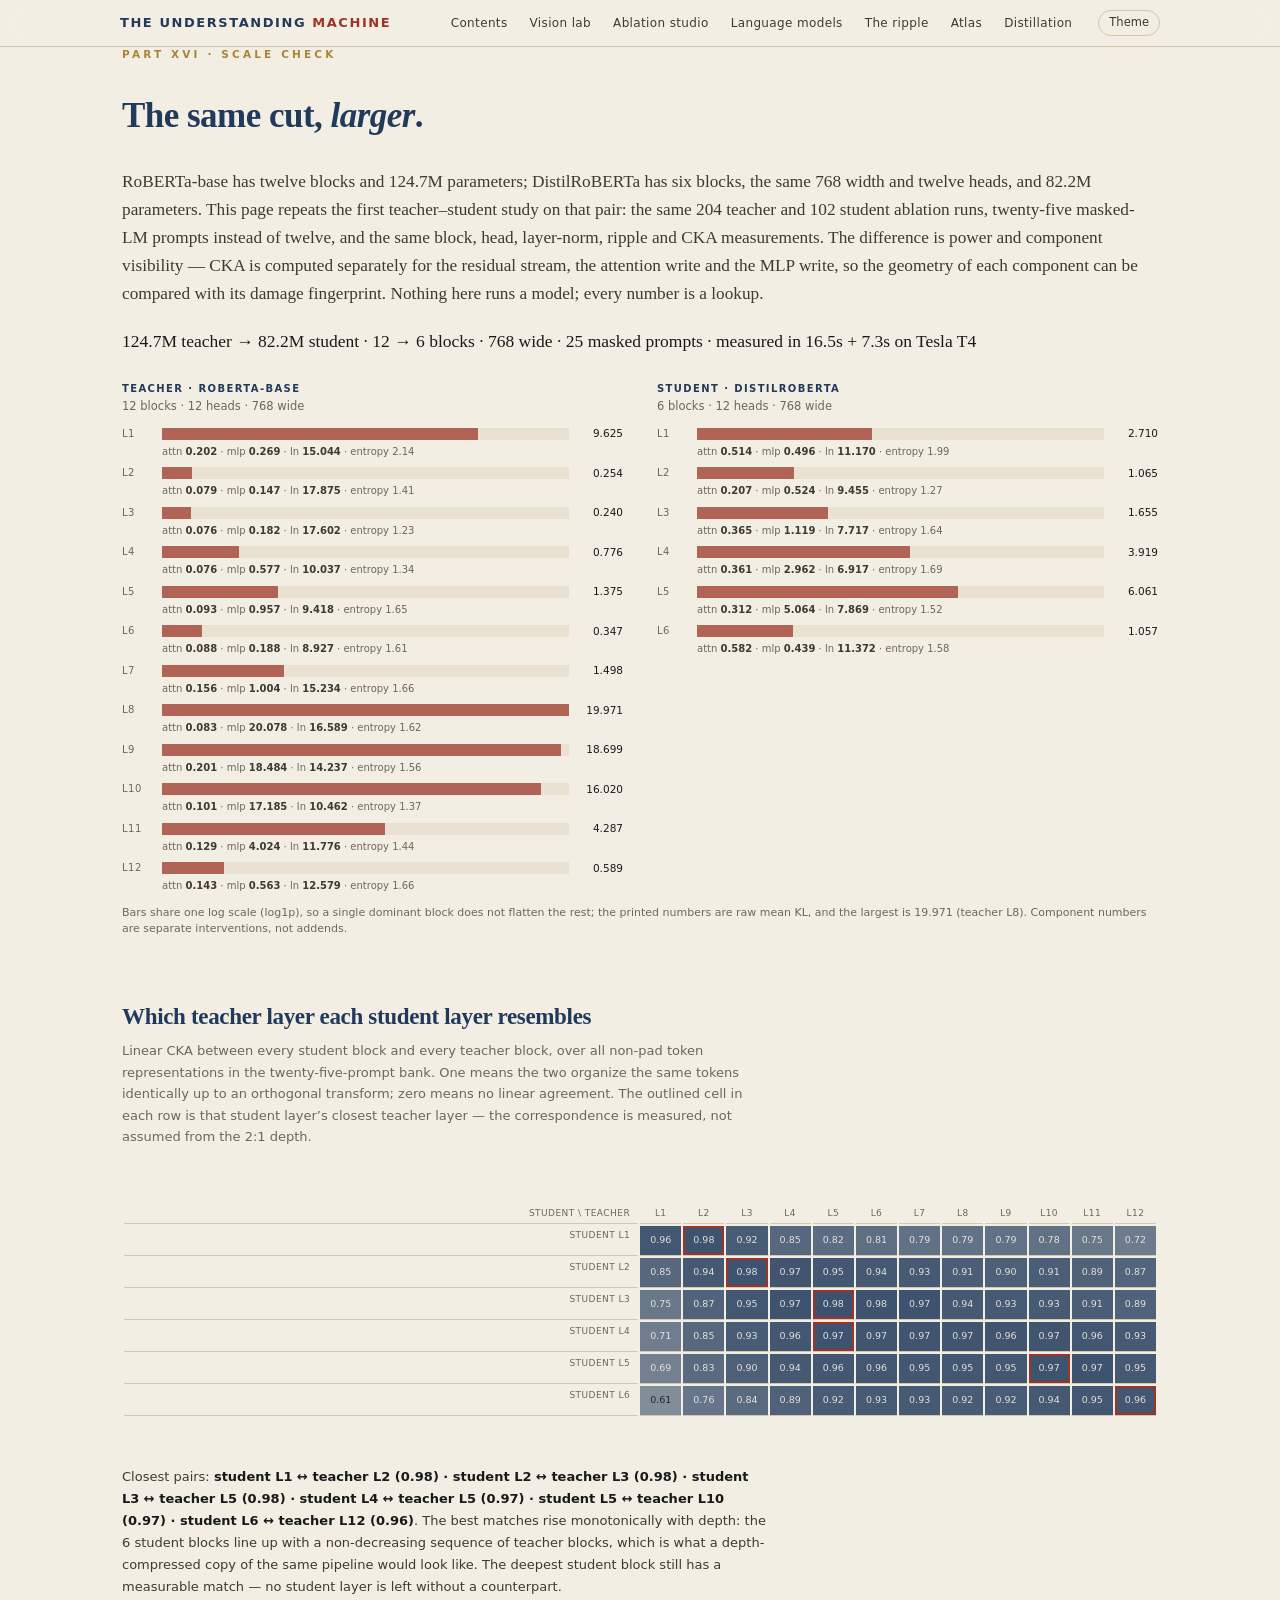
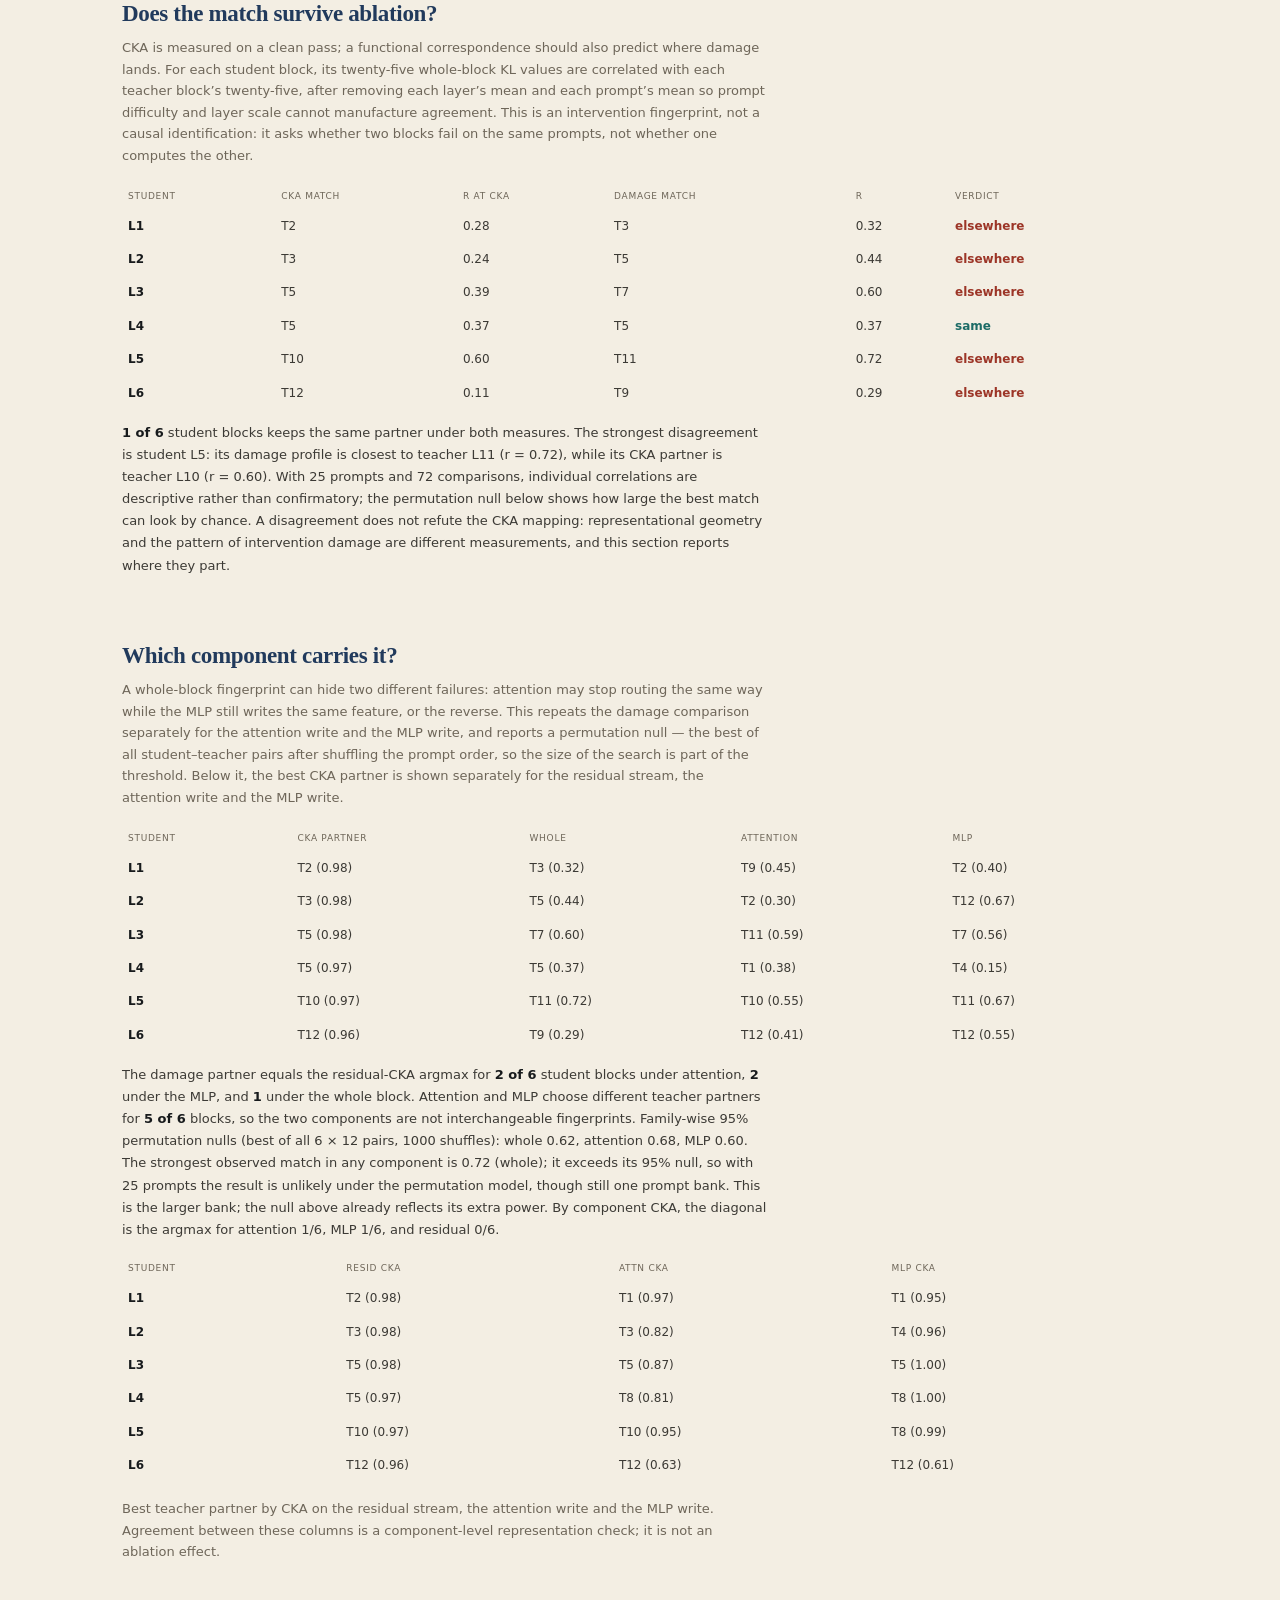
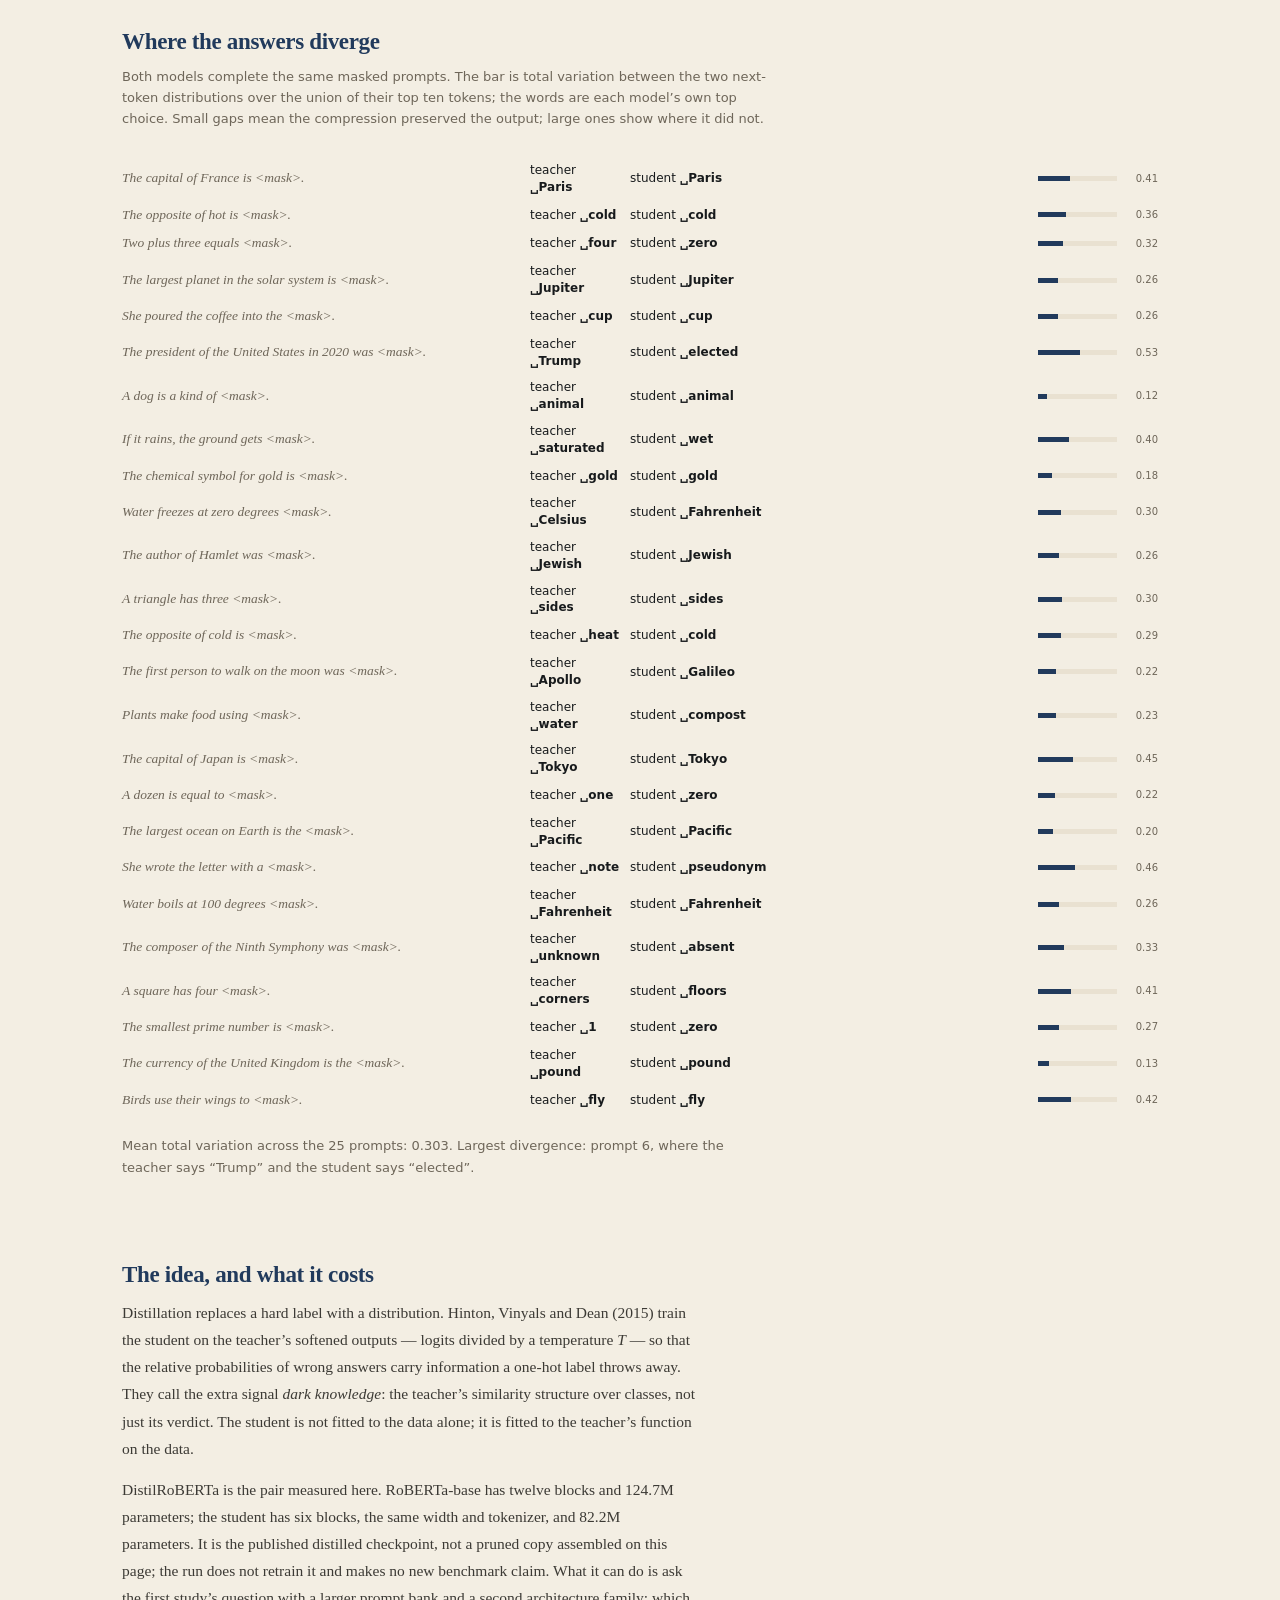
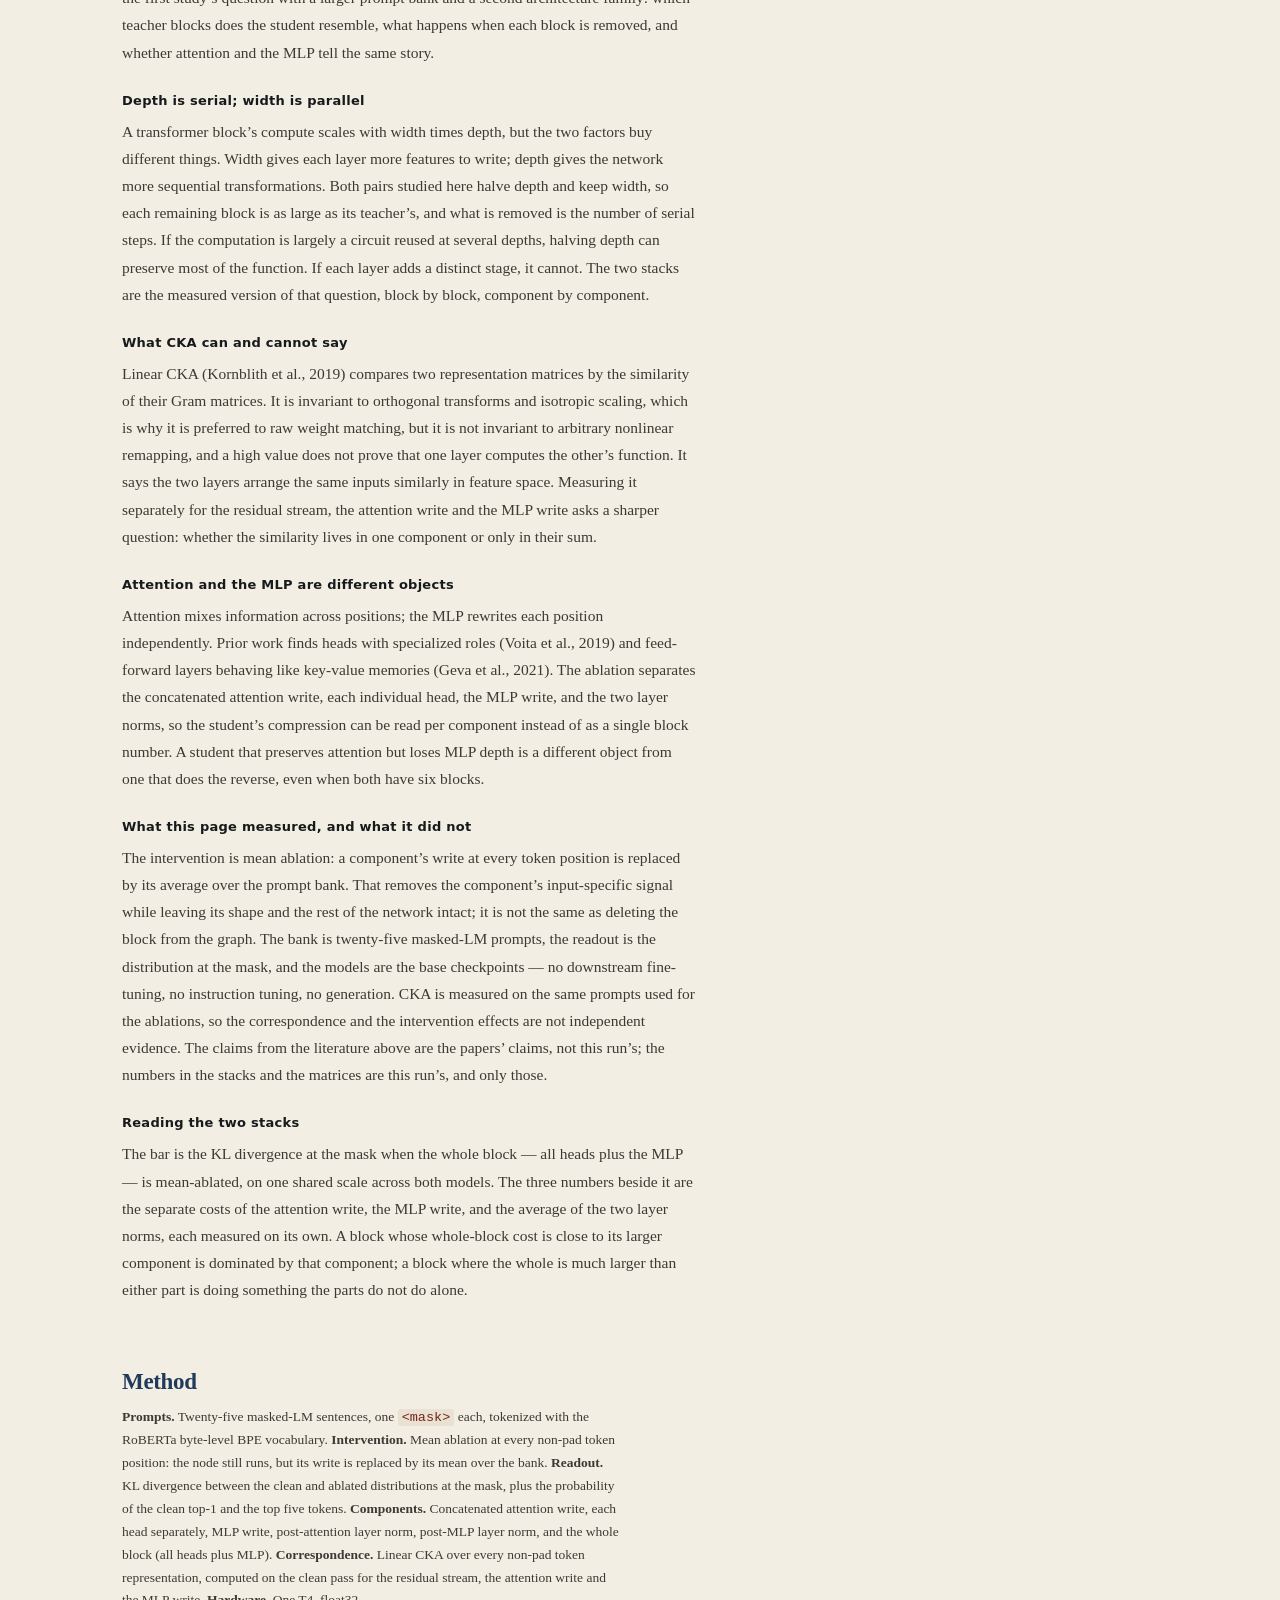
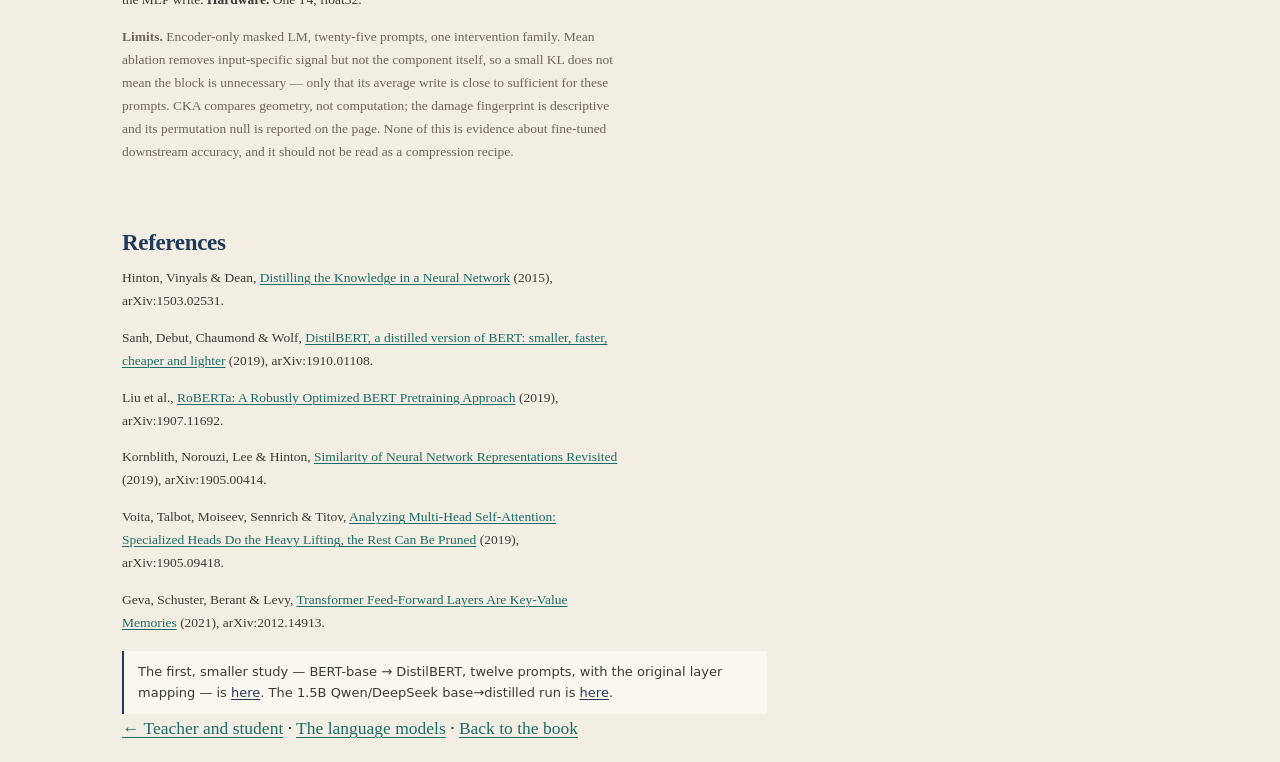
<file: visualizations/distill2.html>
<!doctype html>
<html lang="en" data-theme="light">
<head>
<meta charset="utf-8">
<meta name="viewport" content="width=device-width,initial-scale=1">
<title>Scale check: RoBERTa and DistilRoBERTa · The Understanding Machine</title>
<meta name="description" content="The teacher–student ablation repeated on a larger pair: RoBERTa-base 12 blocks against DistilRoBERTa 6 blocks, 25 masked-LM prompts, with CKA computed separately for the residual stream, attention write and MLP write.">
<link rel="stylesheet" href="assets/style.css">
<link rel="stylesheet" href="assets/distill.css">
</head>
<body>
<div class="progress" id="progress"></div>
<header class="topbar"><div class="inner">
  <a class="brand" href="index.html">The Understanding <span>Machine</span></a>
  <nav aria-label="Sections">
    <a href="index.html">Contents</a>
    <a href="vision.html">Vision lab</a>
    <a href="studio.html">Ablation studio</a>
    <a href="text.html">Language models</a>
    <a href="travel.html">The ripple</a>
    <a href="atlas.html">Atlas</a>
    <a href="distill.html">Distillation</a>
  </nav>
  <div class="tools"><button id="themebtn" type="button" aria-label="Switch between light and dark">Theme</button></div>
</div></header>

<main class="wide distill">
  <p class="kicker">Part XVI · scale check</p>
  <h1>The same cut, <i>larger</i>.</h1>
  <p class="lede">RoBERTa-base has twelve blocks and 124.7M parameters; DistilRoBERTa has six blocks, the same 768 width and twelve heads, and 82.2M parameters. This page repeats the first teacher–student study on that pair: the same 204 teacher and 102 student ablation runs, twenty-five masked-LM prompts instead of twelve, and the same block, head, layer-norm, ripple and CKA measurements. The difference is power and component visibility — CKA is computed separately for the residual stream, the attention write and the MLP write, so the geometry of each component can be compared with its damage fingerprint. Nothing here runs a model; every number is a lookup.</p>

  <div class="facts" id="facts" aria-live="polite"></div>

  <section class="stacks" aria-label="Layer effects">
    <div class="stack" id="stack-teacher"></div>
    <div class="stack" id="stack-student"></div>
  </section>
  <p class="scale" id="scale"></p>

  <section class="cka-block">
    <h2>Which teacher layer each student layer resembles</h2>
    <p class="sub">Linear CKA between every student block and every teacher block, over all non-pad token representations in the twenty-five-prompt bank. One means the two organize the same tokens identically up to an orthogonal transform; zero means no linear agreement. The outlined cell in each row is that student layer’s closest teacher layer — the correspondence is measured, not assumed from the 2:1 depth.</p>
    <div class="cka-wrap" id="cka"></div>
    <p class="cka-read" id="cka-read"></p>
  </section>

  <section class="causal-block">
    <h2>Does the match survive ablation?</h2>
    <p class="sub">CKA is measured on a clean pass; a functional correspondence should also predict where damage lands. For each student block, its twenty-five whole-block KL values are correlated with each teacher block’s twenty-five, after removing each layer’s mean and each prompt’s mean so prompt difficulty and layer scale cannot manufacture agreement. This is an intervention fingerprint, not a causal identification: it asks whether two blocks fail on the same prompts, not whether one computes the other.</p>
    <div id="causal"></div>
    <p class="cka-read" id="causal-read"></p>
  </section>

  <section class="parts-block">
    <h2>Which component carries it?</h2>
    <p class="sub">A whole-block fingerprint can hide two different failures: attention may stop routing the same way while the MLP still writes the same feature, or the reverse. This repeats the damage comparison separately for the attention write and the MLP write, and reports a permutation null — the best of all student–teacher pairs after shuffling the prompt order, so the size of the search is part of the threshold. Below it, the best CKA partner is shown separately for the residual stream, the attention write and the MLP write.</p>
    <div id="parts"></div>
    <p class="cka-read" id="parts-read"></p>
    <div id="cka-parts"></div>
  </section>

  <section class="gap-block">
    <h2>Where the answers diverge</h2>
    <p class="sub">Both models complete the same masked prompts. The bar is total variation between the two next-token distributions over the union of their top ten tokens; the words are each model’s own top choice. Small gaps mean the compression preserved the output; large ones show where it did not.</p>
    <div class="gap-list" id="gap"></div>
  </section>

  <section class="theory">
    <h2>The idea, and what it costs</h2>
    <p>Distillation replaces a hard label with a distribution. Hinton, Vinyals and Dean (2015) train the student on the teacher’s softened outputs — logits divided by a temperature <var>T</var> — so that the relative probabilities of wrong answers carry information a one-hot label throws away. They call the extra signal <i>dark knowledge</i>: the teacher’s similarity structure over classes, not just its verdict. The student is not fitted to the data alone; it is fitted to the teacher’s function on the data.</p>
    <p>DistilRoBERTa is the pair measured here. RoBERTa-base has twelve blocks and 124.7M parameters; the student has six blocks, the same width and tokenizer, and 82.2M parameters. It is the published distilled checkpoint, not a pruned copy assembled on this page; the run does not retrain it and makes no new benchmark claim. What it can do is ask the first study’s question with a larger prompt bank and a second architecture family: which teacher blocks does the student resemble, what happens when each block is removed, and whether attention and the MLP tell the same story.</p>

    <h3>Depth is serial; width is parallel</h3>
    <p>A transformer block’s compute scales with width times depth, but the two factors buy different things. Width gives each layer more features to write; depth gives the network more sequential transformations. Both pairs studied here halve depth and keep width, so each remaining block is as large as its teacher’s, and what is removed is the number of serial steps. If the computation is largely a circuit reused at several depths, halving depth can preserve most of the function. If each layer adds a distinct stage, it cannot. The two stacks are the measured version of that question, block by block, component by component.</p>

    <h3>What CKA can and cannot say</h3>
    <p>Linear CKA (Kornblith et al., 2019) compares two representation matrices by the similarity of their Gram matrices. It is invariant to orthogonal transforms and isotropic scaling, which is why it is preferred to raw weight matching, but it is not invariant to arbitrary nonlinear remapping, and a high value does not prove that one layer computes the other’s function. It says the two layers arrange the same inputs similarly in feature space. Measuring it separately for the residual stream, the attention write and the MLP write asks a sharper question: whether the similarity lives in one component or only in their sum.</p>

    <h3>Attention and the MLP are different objects</h3>
    <p>Attention mixes information across positions; the MLP rewrites each position independently. Prior work finds heads with specialized roles (Voita et al., 2019) and feed-forward layers behaving like key-value memories (Geva et al., 2021). The ablation separates the concatenated attention write, each individual head, the MLP write, and the two layer norms, so the student’s compression can be read per component instead of as a single block number. A student that preserves attention but loses MLP depth is a different object from one that does the reverse, even when both have six blocks.</p>

    <h3>What this page measured, and what it did not</h3>
    <p>The intervention is mean ablation: a component’s write at every token position is replaced by its average over the prompt bank. That removes the component’s input-specific signal while leaving its shape and the rest of the network intact; it is not the same as deleting the block from the graph. The bank is twenty-five masked-LM prompts, the readout is the distribution at the mask, and the models are the base checkpoints — no downstream fine-tuning, no instruction tuning, no generation. CKA is measured on the same prompts used for the ablations, so the correspondence and the intervention effects are not independent evidence. The claims from the literature above are the papers’ claims, not this run’s; the numbers in the stacks and the matrices are this run’s, and only those.</p>

    <h3>Reading the two stacks</h3>
    <p>The bar is the KL divergence at the mask when the whole block — all heads plus the MLP — is mean-ablated, on one shared scale across both models. The three numbers beside it are the separate costs of the attention write, the MLP write, and the average of the two layer norms, each measured on its own. A block whose whole-block cost is close to its larger component is dominated by that component; a block where the whole is much larger than either part is doing something the parts do not do alone.</p>
  </section>

  <section class="method">
    <h2>Method</h2>
    <p><b>Prompts.</b> Twenty-five masked-LM sentences, one <code>&lt;mask&gt;</code> each, tokenized with the RoBERTa byte-level BPE vocabulary. <b>Intervention.</b> Mean ablation at every non-pad token position: the node still runs, but its write is replaced by its mean over the bank. <b>Readout.</b> KL divergence between the clean and ablated distributions at the mask, plus the probability of the clean top-1 and the top five tokens. <b>Components.</b> Concatenated attention write, each head separately, MLP write, post-attention layer norm, post-MLP layer norm, and the whole block (all heads plus MLP). <b>Correspondence.</b> Linear CKA over every non-pad token representation, computed on the clean pass for the residual stream, the attention write and the MLP write. <b>Hardware.</b> One T4, float32.</p>
    <p class="limits"><b>Limits.</b> Encoder-only masked LM, twenty-five prompts, one intervention family. Mean ablation removes input-specific signal but not the component itself, so a small KL does not mean the block is unnecessary — only that its average write is close to sufficient for these prompts. CKA compares geometry, not computation; the damage fingerprint is descriptive and its permutation null is reported on the page. None of this is evidence about fine-tuned downstream accuracy, and it should not be read as a compression recipe.</p>
  </section>

  <section class="refs">
    <h2>References</h2>
    <p>Hinton, Vinyals &amp; Dean, <a href="https://arxiv.org/abs/1503.02531" target="_blank" rel="noopener">Distilling the Knowledge in a Neural Network</a> (2015), arXiv:1503.02531.</p>
    <p>Sanh, Debut, Chaumond &amp; Wolf, <a href="https://arxiv.org/abs/1910.01108" target="_blank" rel="noopener">DistilBERT, a distilled version of BERT: smaller, faster, cheaper and lighter</a> (2019), arXiv:1910.01108.</p>
    <p>Liu et al., <a href="https://arxiv.org/abs/1907.11692" target="_blank" rel="noopener">RoBERTa: A Robustly Optimized BERT Pretraining Approach</a> (2019), arXiv:1907.11692.</p>
    <p>Kornblith, Norouzi, Lee &amp; Hinton, <a href="https://arxiv.org/abs/1905.00414" target="_blank" rel="noopener">Similarity of Neural Network Representations Revisited</a> (2019), arXiv:1905.00414.</p>
    <p>Voita, Talbot, Moiseev, Sennrich &amp; Titov, <a href="https://arxiv.org/abs/1905.09418" target="_blank" rel="noopener">Analyzing Multi-Head Self-Attention: Specialized Heads Do the Heavy Lifting, the Rest Can Be Pruned</a> (2019), arXiv:1905.09418.</p>
    <p>Geva, Schuster, Berant &amp; Levy, <a href="https://arxiv.org/abs/2012.14913" target="_blank" rel="noopener">Transformer Feed-Forward Layers Are Key-Value Memories</a> (2021), arXiv:2012.14913.</p>
  </section>

  <p class="crosslink">The first, smaller study — BERT-base → DistilBERT, twelve prompts, with the original layer mapping — is <a href="distill.html">here</a>. The 1.5B Qwen/DeepSeek base→distilled run is <a href="distill-qwen.html">here</a>.</p>
  <p class="backlink"><a href="distill.html">← Teacher and student</a> · <a href="text.html">The language models</a> · <a href="index.html">Back to the book</a></p>
</main>

<noscript><p class="wrap">This page needs JavaScript: the two stacks are drawn from a measured data file.</p></noscript>
<script src="distill2-data.js"></script>
<script src="assets/distill.js?v=8"></script>
</body>
</html>
</file>
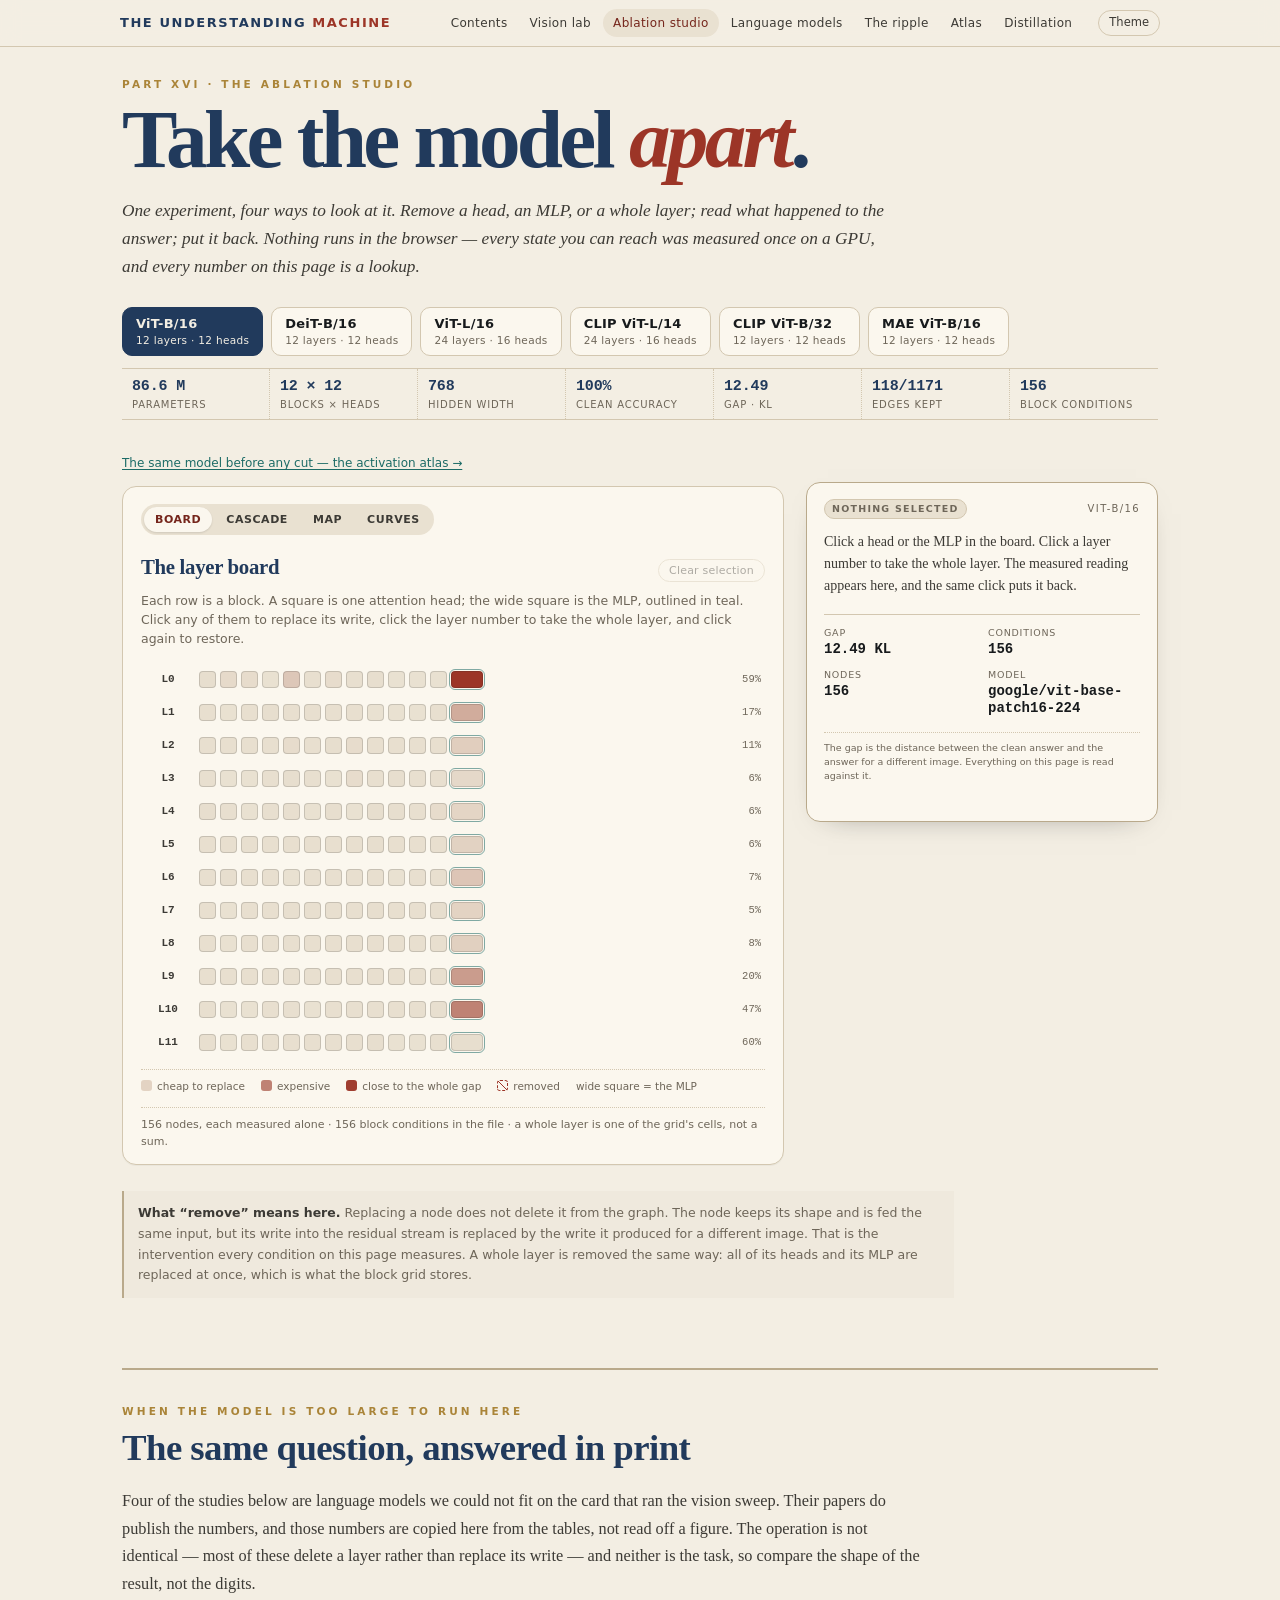
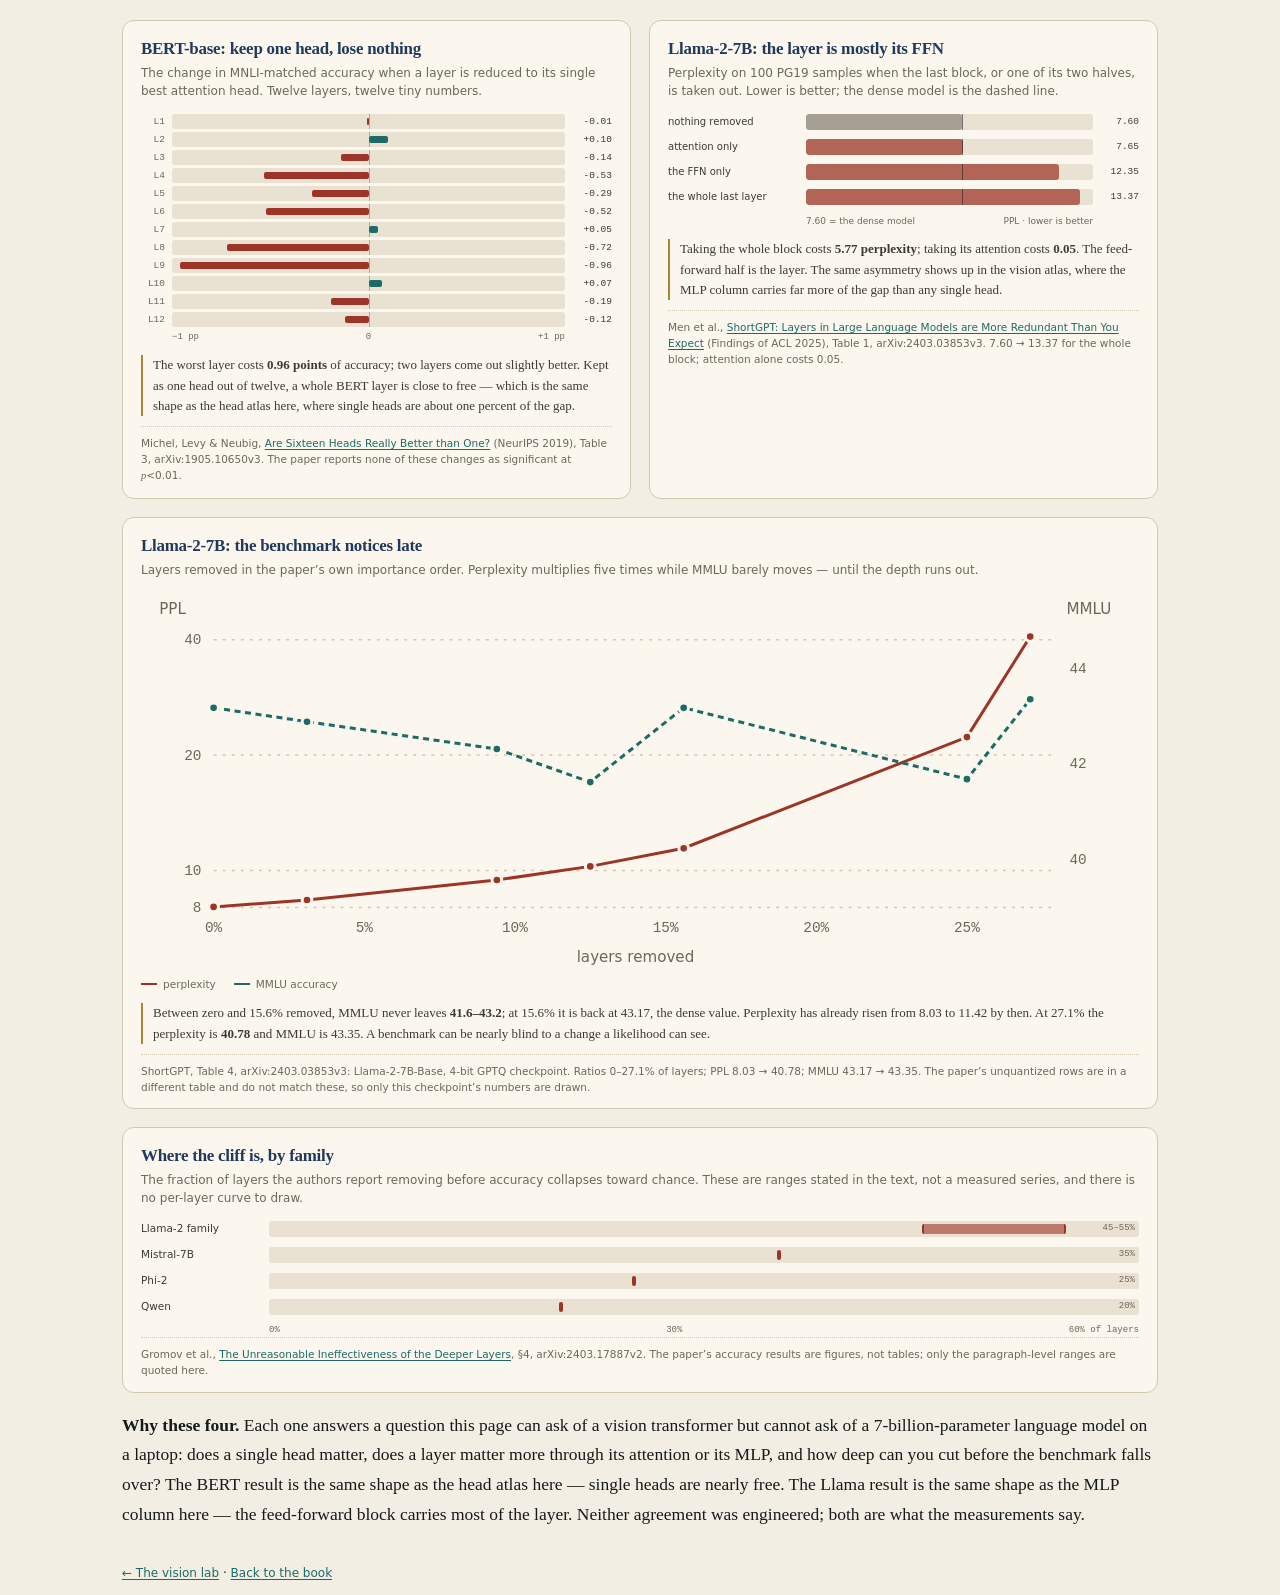
<file: visualizations/studio.html>
<!doctype html>
<html lang="en" data-theme="light">
<head>
<meta charset="utf-8">
<meta name="viewport" content="width=device-width,initial-scale=1">
<title>The ablation studio · The Understanding Machine</title>
<meta name="description" content="Take a vision transformer apart: remove a head, an MLP, or a whole layer, watch the measured effect on the answer, and put it back. Four views of one experiment, plus what the published language-model ablations found.">
<link rel="stylesheet" href="assets/style.css">
<link rel="stylesheet" href="assets/studio.css">
</head>
<body>
<div class="progress" id="progress"></div>
<header class="topbar"><div class="inner">
  <a class="brand" href="index.html">The Understanding <span>Machine</span></a>
  <nav aria-label="Sections">
    <a href="index.html">Contents</a>
    <a href="vision.html">Vision lab</a>
    <a href="studio.html" class="active" aria-current="page">Ablation studio</a>
    <a href="text.html">Language models</a>
    <a href="travel.html">The ripple</a>
    <a href="atlas.html">Atlas</a>
    <a href="distill.html">Distillation</a>
  </nav>
  <div class="tools"><button id="themebtn" type="button" aria-label="Switch between light and dark">Theme</button></div>
</div></header>

<main class="wide studio">
  <p class="kicker">Part XVI · the ablation studio</p>
  <h1>Take the model <i>apart</i>.</h1>
  <p class="lede">One experiment, four ways to look at it. Remove a head, an MLP, or a whole layer; read what happened to the answer; put it back. Nothing runs in the browser — every state you can reach was measured once on a GPU, and every number on this page is a lookup.</p>

  <div class="rail" id="models" role="tablist" aria-label="Model"></div>
  <div class="facts" id="facts" aria-live="polite"></div>
  <p class="backlink"><a href="atlas.html">The same model before any cut — the activation atlas →</a></p>

  <div class="studio-grid">
    <section class="stage-panel" aria-labelledby="stage-title">
      <div class="stage-tabs" id="views" role="tablist" aria-label="View"></div>
      <div class="stage-head">
        <h2 id="stage-title">The layer board</h2>
        <div class="stage-actions"><button id="clear" type="button" class="btn-ghost">Clear selection</button></div>
      </div>
      <p class="stage-hint" id="stage-hint"></p>
      <div class="stage" id="stage"></div>
      <p class="stage-note" id="stage-note"></p>
    </section>

    <aside class="output" id="output" aria-live="polite" aria-label="Measured effect"></aside>
  </div>

  <p class="method"><b>What “remove” means here.</b> Replacing a node does not delete it from the graph. The node keeps its shape and is fed the same input, but its write into the residual stream is replaced by the write it produced for a different image. That is the intervention every condition on this page measures. A whole layer is removed the same way: all of its heads and its MLP are replaced at once, which is what the block grid stores.</p>

  <section class="lit" id="literature">
    <p class="kicker">When the model is too large to run here</p>
    <h2 class="lit-h">The same question, answered in print</h2>
    <p class="lit-lede">Four of the studies below are language models we could not fit on the card that ran the vision sweep. Their papers do publish the numbers, and those numbers are copied here from the tables, not read off a figure. The operation is not identical — most of these delete a layer rather than replace its write — and neither is the task, so compare the shape of the result, not the digits.</p>

    <div class="lit-grid">
      <article class="lit-card">
        <h3>BERT-base: keep one head, lose nothing</h3>
        <p class="lit-sub">The change in MNLI-matched accuracy when a layer is reduced to its single best attention head. Twelve layers, twelve tiny numbers.</p>
        <div class="bert" id="lit-bert"></div>
        <p class="lit-read" id="lit-bert-read"></p>
        <p class="lit-source">Michel, Levy &amp; Neubig, <a href="https://arxiv.org/abs/1905.10650" target="_blank" rel="noopener">Are Sixteen Heads Really Better than One?</a> (NeurIPS 2019), Table 3, arXiv:1905.10650v3. The paper reports none of these changes as significant at <var>p</var>&lt;0.01.</p>
      </article>

      <article class="lit-card">
        <h3>Llama-2-7B: the layer is mostly its FFN</h3>
        <p class="lit-sub">Perplexity on 100 PG19 samples when the last block, or one of its two halves, is taken out. Lower is better; the dense model is the dashed line.</p>
        <div class="lparts" id="lit-llama-parts"></div>
        <p class="lit-read" id="lit-llama-parts-read"></p>
        <p class="lit-source">Men et al., <a href="https://arxiv.org/abs/2403.03853" target="_blank" rel="noopener">ShortGPT: Layers in Large Language Models are More Redundant Than You Expect</a> (Findings of ACL 2025), Table 1, arXiv:2403.03853v3. 7.60 → 13.37 for the whole block; attention alone costs 0.05.</p>
      </article>
    </div>

    <article class="lit-card wide-card">
      <h3>Llama-2-7B: the benchmark notices late</h3>
      <p class="lit-sub">Layers removed in the paper’s own importance order. Perplexity multiplies five times while MMLU barely moves — until the depth runs out.</p>
      <div class="lprune" id="lit-llama-prune"></div>
      <p class="lit-read" id="lit-llama-prune-read"></p>
      <p class="lit-source">ShortGPT, Table 4, arXiv:2403.03853v3: Llama-2-7B-Base, 4-bit GPTQ checkpoint. Ratios 0–27.1% of layers; PPL 8.03 → 40.78; MMLU 43.17 → 43.35. The paper’s unquantized rows are in a different table and do not match these, so only this checkpoint’s numbers are drawn.</p>
    </article>

    <article class="lit-card wide-card">
      <h3>Where the cliff is, by family</h3>
      <p class="lit-sub">The fraction of layers the authors report removing before accuracy collapses toward chance. These are ranges stated in the text, not a measured series, and there is no per-layer curve to draw.</p>
      <div class="cliffs" id="lit-cliffs"></div>
      <p class="lit-source">Gromov et al., <a href="https://arxiv.org/abs/2403.17887" target="_blank" rel="noopener">The Unreasonable Ineffectiveness of the Deeper Layers</a>, §4, arXiv:2403.17887v2. The paper’s accuracy results are figures, not tables; only the paragraph-level ranges are quoted here.</p>
    </article>

    <p class="note"><b>Why these four.</b> Each one answers a question this page can ask of a vision transformer but cannot ask of a 7-billion-parameter language model on a laptop: does a single head matter, does a layer matter more through its attention or its MLP, and how deep can you cut before the benchmark falls over? The BERT result is the same shape as the head atlas here — single heads are nearly free. The Llama result is the same shape as the MLP column here — the feed-forward block carries most of the layer. Neither agreement was engineered; both are what the measurements say.</p>
  </section>

  <p class="backlink"><a href="vision.html">← The vision lab</a> · <a href="index.html">Back to the book</a></p>
</main>

<noscript><p class="wrap">This page needs JavaScript: the panels are built from a measured data file.</p></noscript>
<script src="vision-data.js"></script>
<script src="assets/studio.js?v=3"></script>
</body>
</html>
</file>
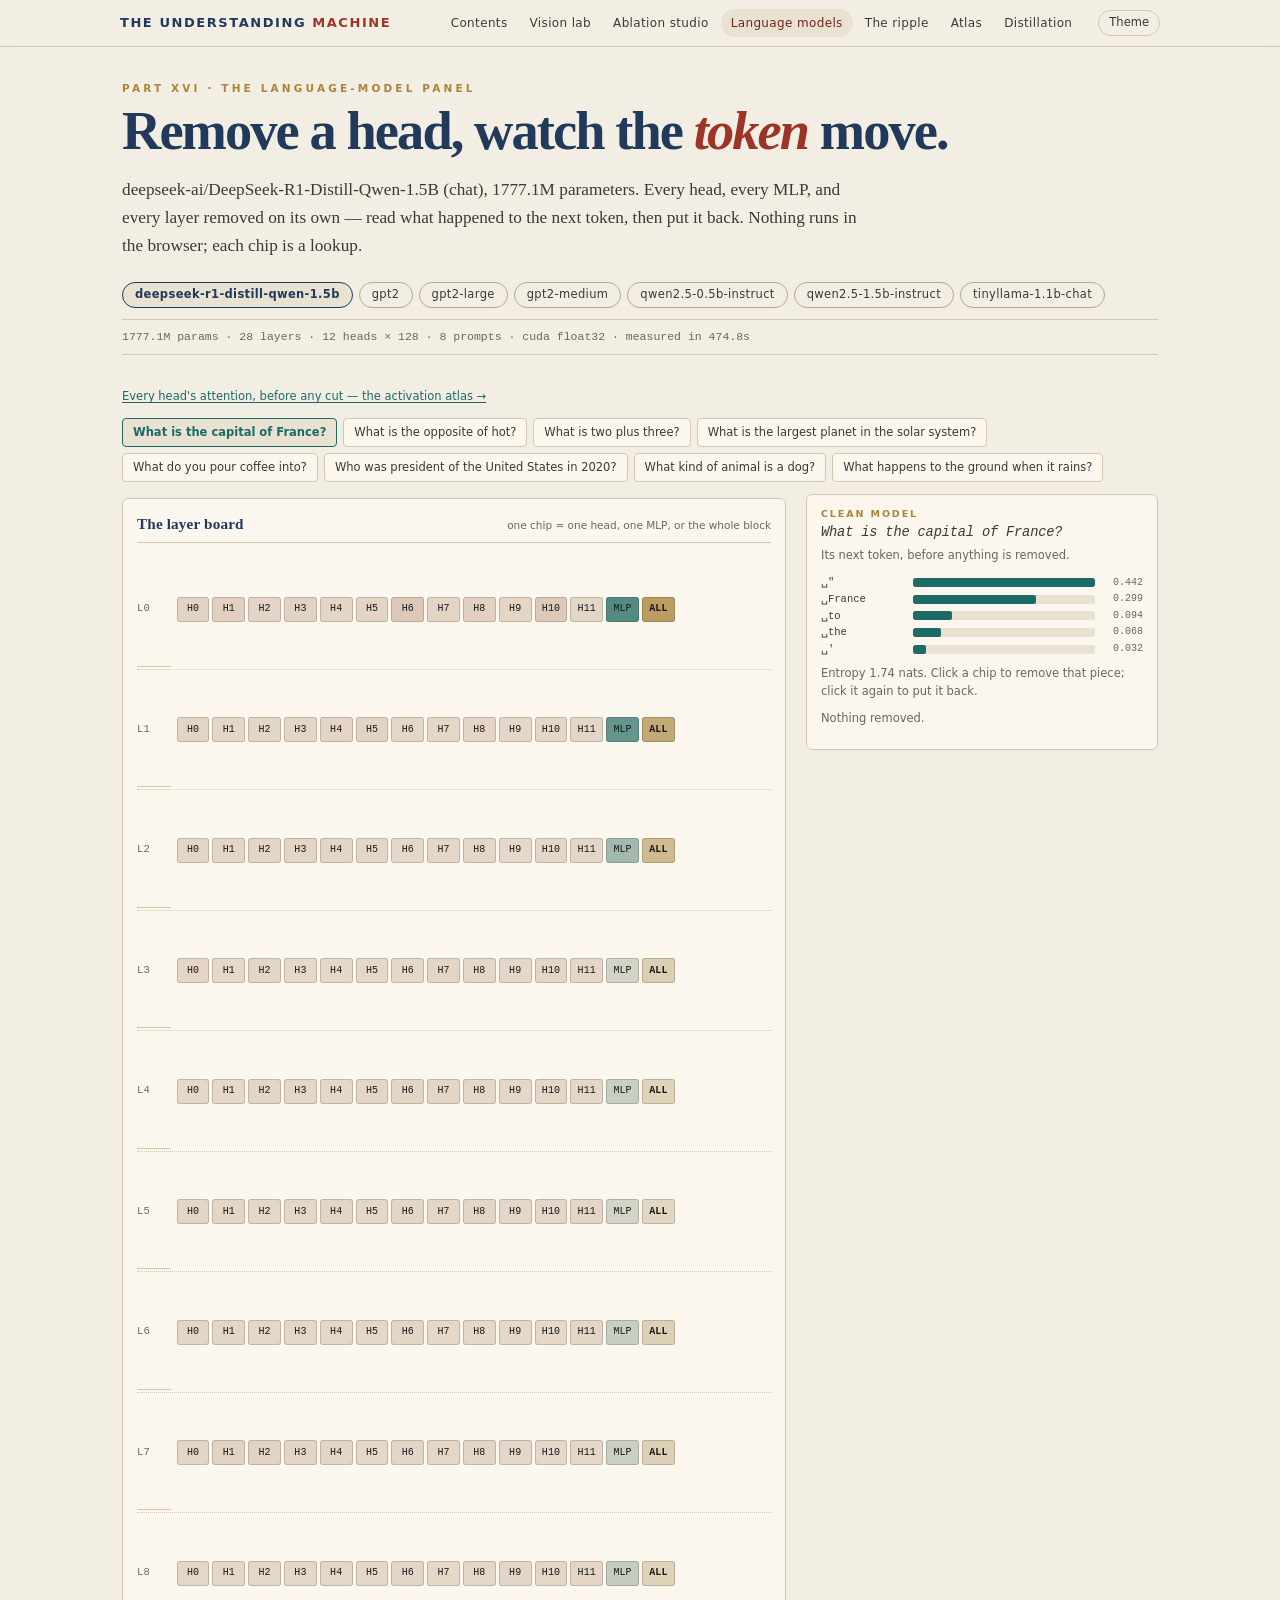
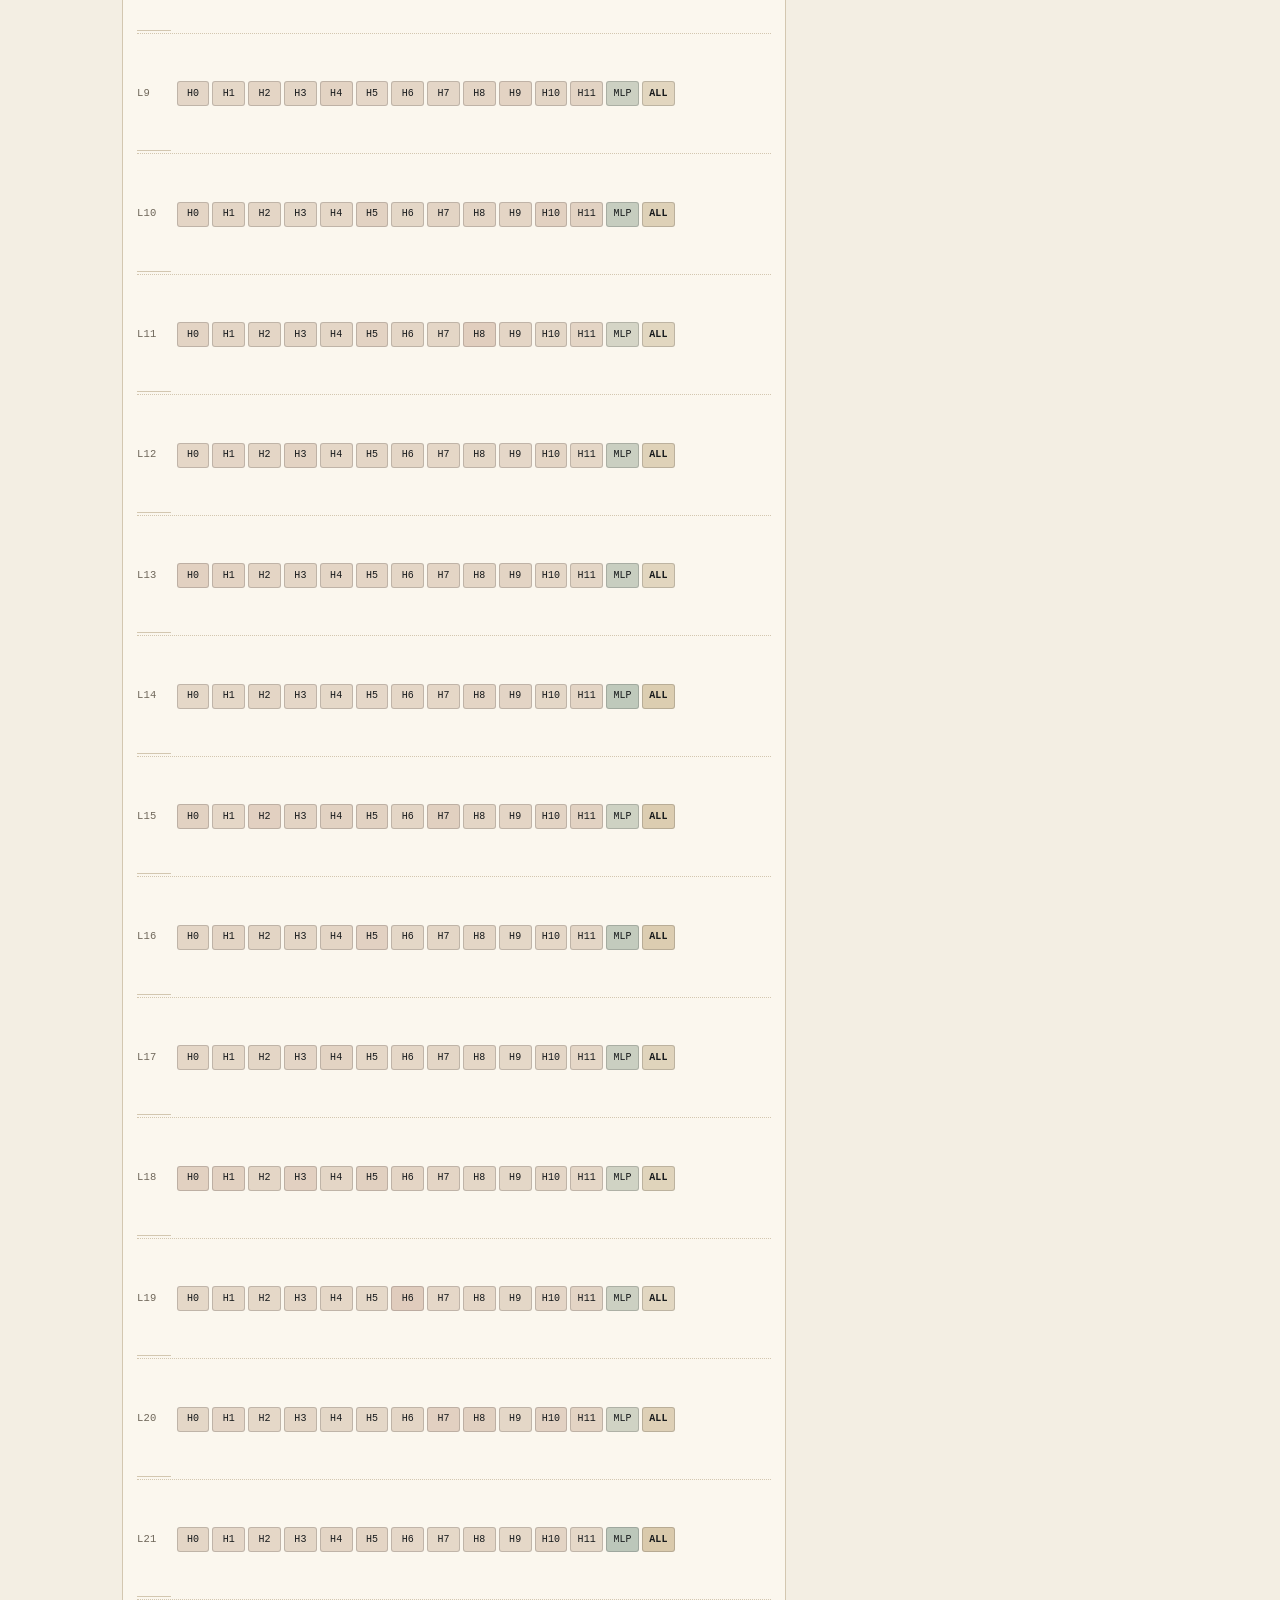
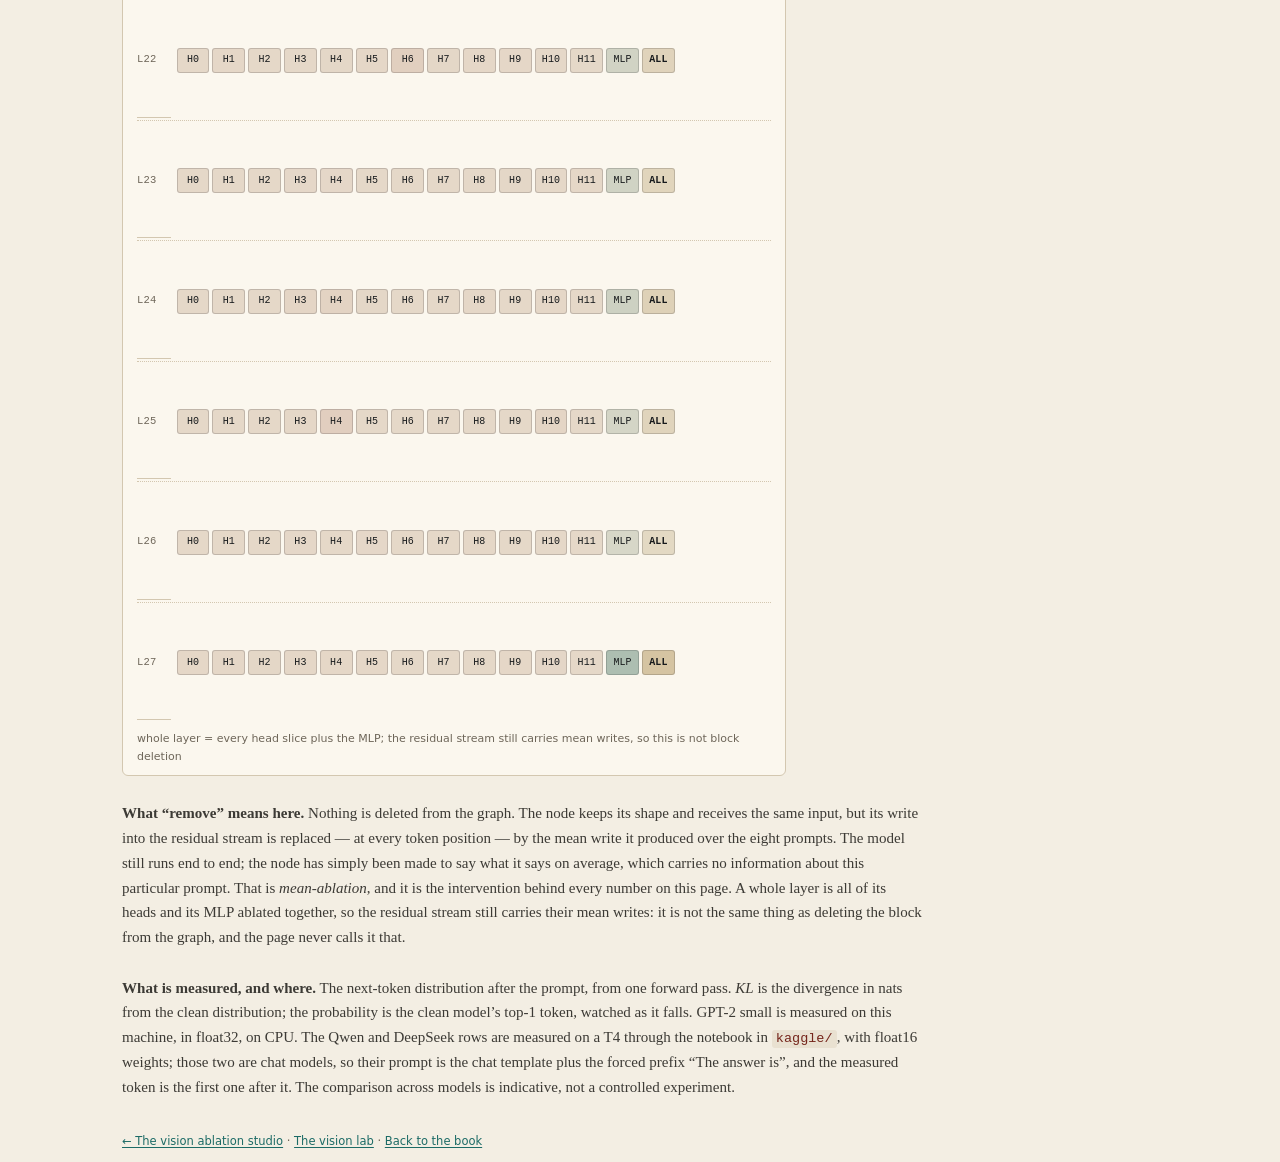
<file: visualizations/text.html>
<!doctype html>
<html lang="en" data-theme="light">
<head>
<meta charset="utf-8">
<meta name="viewport" content="width=device-width,initial-scale=1">
<title>Language-model ablation · The Understanding Machine</title>
<meta name="description" content="Remove one attention head, one MLP, or one whole layer from a language model, read the measured change in the next-token distribution, and put it back. GPT-2 measured here; Qwen and DeepSeek measured on a GPU.">
<link rel="stylesheet" href="assets/style.css">
<link rel="stylesheet" href="assets/text.css">
</head>
<body>
<div class="progress" id="progress"></div>
<header class="topbar"><div class="inner">
  <a class="brand" href="index.html">The Understanding <span>Machine</span></a>
  <nav aria-label="Sections">
    <a href="index.html">Contents</a>
    <a href="vision.html">Vision lab</a>
    <a href="studio.html">Ablation studio</a>
    <a href="text.html" class="active" aria-current="page">Language models</a>
    <a href="travel.html">The ripple</a>
    <a href="atlas.html">Atlas</a>
    <a href="distill.html">Distillation</a>
  </nav>
  <div class="tools"><button id="themebtn" type="button" aria-label="Switch between light and dark">Theme</button></div>
</div></header>

<main class="wide text-page">
  <p class="kicker">Part XVI · the language-model panel</p>
  <h1>Remove a head, watch the <i>token</i> move.</h1>
  <p class="lede" id="lede">Loading the measurements…</p>

  <div class="rail" id="models" role="tablist" aria-label="Model"></div>
  <div class="facts" id="facts" aria-live="polite"></div>
  <p class="backlink"><a href="atlas.html">Every head's attention, before any cut — the activation atlas →</a></p>
  <div class="prompts" id="prompts" aria-label="Prompt"></div>

  <div class="grid">
    <section class="panel" aria-labelledby="stage-title">
      <div class="panel-head">
        <h2 id="stage-title">The layer board</h2>
        <span class="hint">one chip = one head, one MLP, or the whole block</span>
      </div>
      <div class="stage" id="stage" aria-live="polite"></div>
      <p class="note" id="stage-note"></p>
    </section>

    <aside class="output" id="output" aria-live="polite" aria-label="Measured effect"></aside>
  </div>

  <p class="method"><b>What “remove” means here.</b> Nothing is deleted from the graph. The node keeps its shape and receives the same input, but its write into the residual stream is replaced — at every token position — by the mean write it produced over the eight prompts. The model still runs end to end; the node has simply been made to say what it says on average, which carries no information about this particular prompt. That is <i>mean-ablation</i>, and it is the intervention behind every number on this page. A whole layer is all of its heads and its MLP ablated together, so the residual stream still carries their mean writes: it is not the same thing as deleting the block from the graph, and the page never calls it that.</p>

  <p class="method"><b>What is measured, and where.</b> The next-token distribution after the prompt, from one forward pass. <var>KL</var> is the divergence in nats from the clean distribution; the probability is the clean model’s top-1 token, watched as it falls. GPT-2 small is measured on this machine, in float32, on CPU. The Qwen and DeepSeek rows are measured on a T4 through the notebook in <code>kaggle/</code>, with float16 weights; those two are chat models, so their prompt is the chat template plus the forced prefix “The answer is”, and the measured token is the first one after it. The comparison across models is indicative, not a controlled experiment.</p>

  <p class="backlink"><a href="studio.html">← The vision ablation studio</a> · <a href="vision.html">The vision lab</a> · <a href="index.html">Back to the book</a></p>
</main>

<noscript><p class="wrap">This page needs JavaScript: the board is built from a measured data file.</p></noscript>
<script src="assets/text.js?v=1"></script>
</body>
</html>
</file>
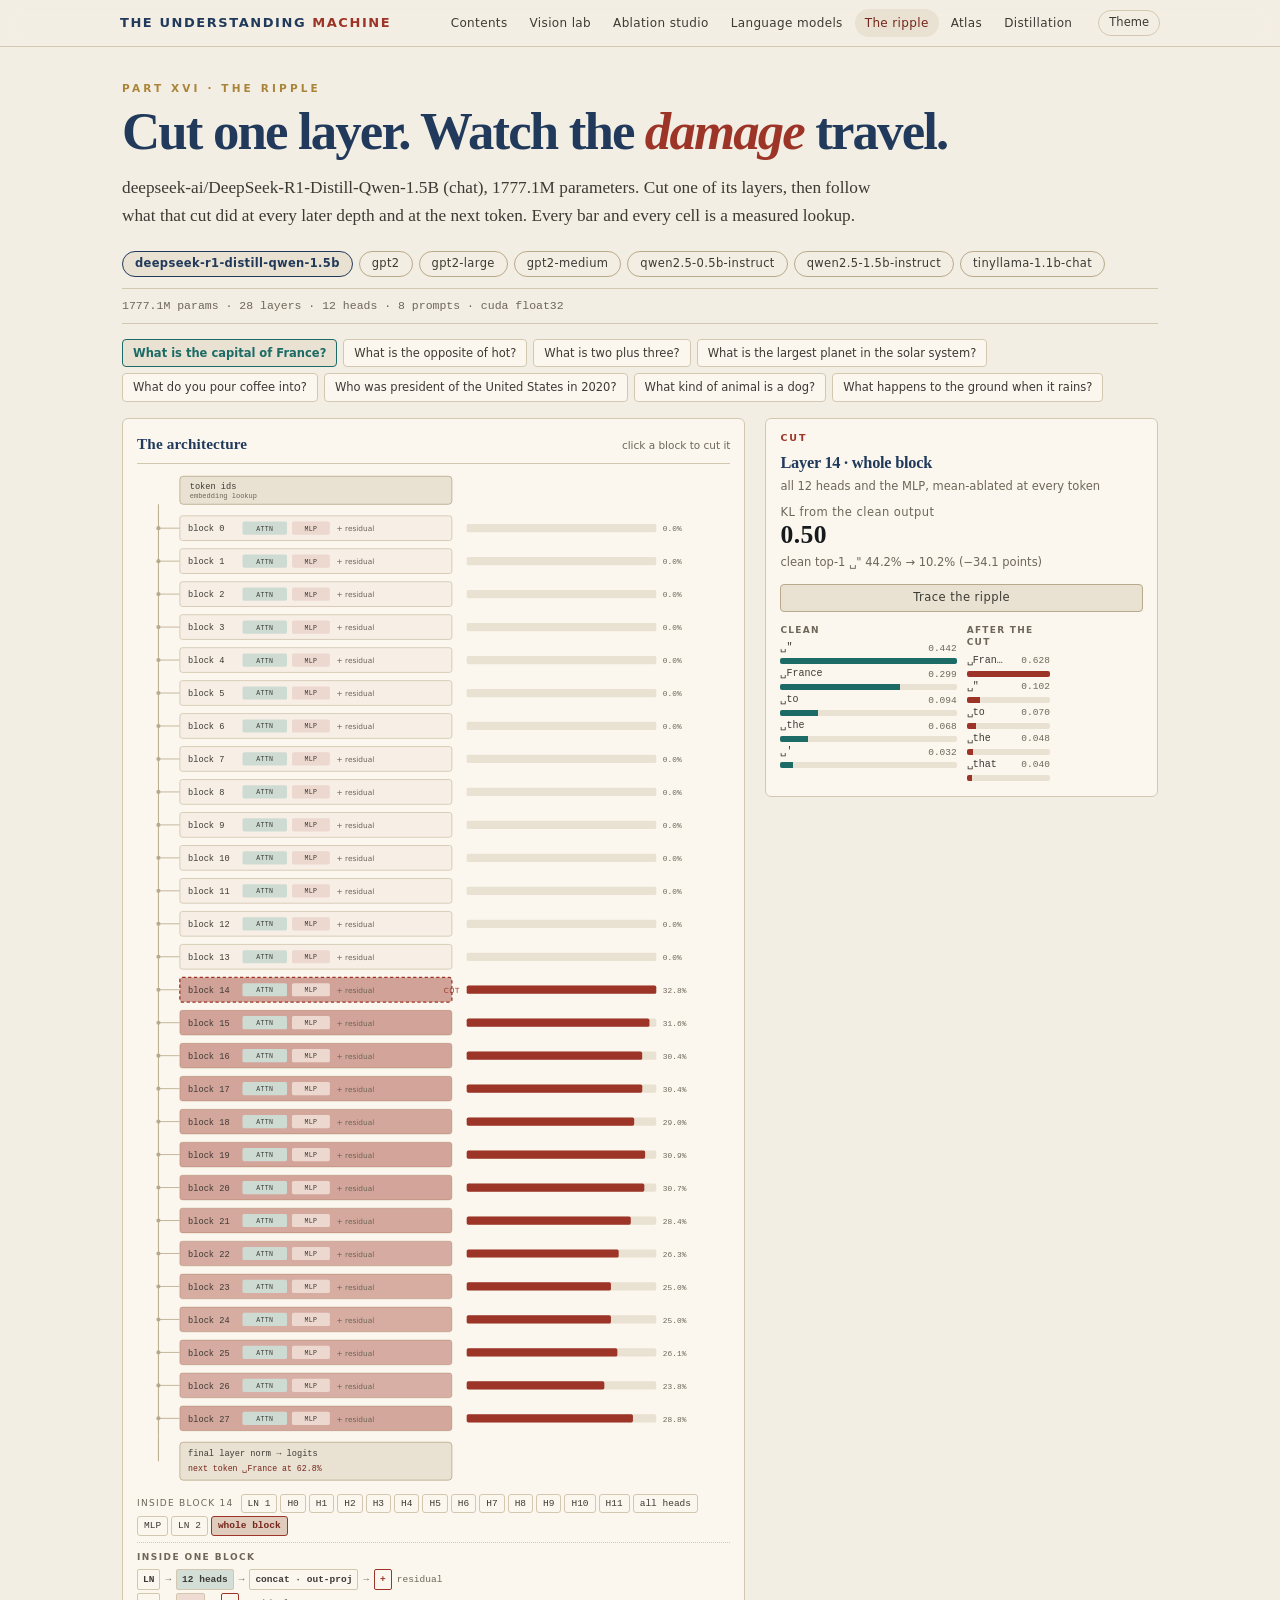
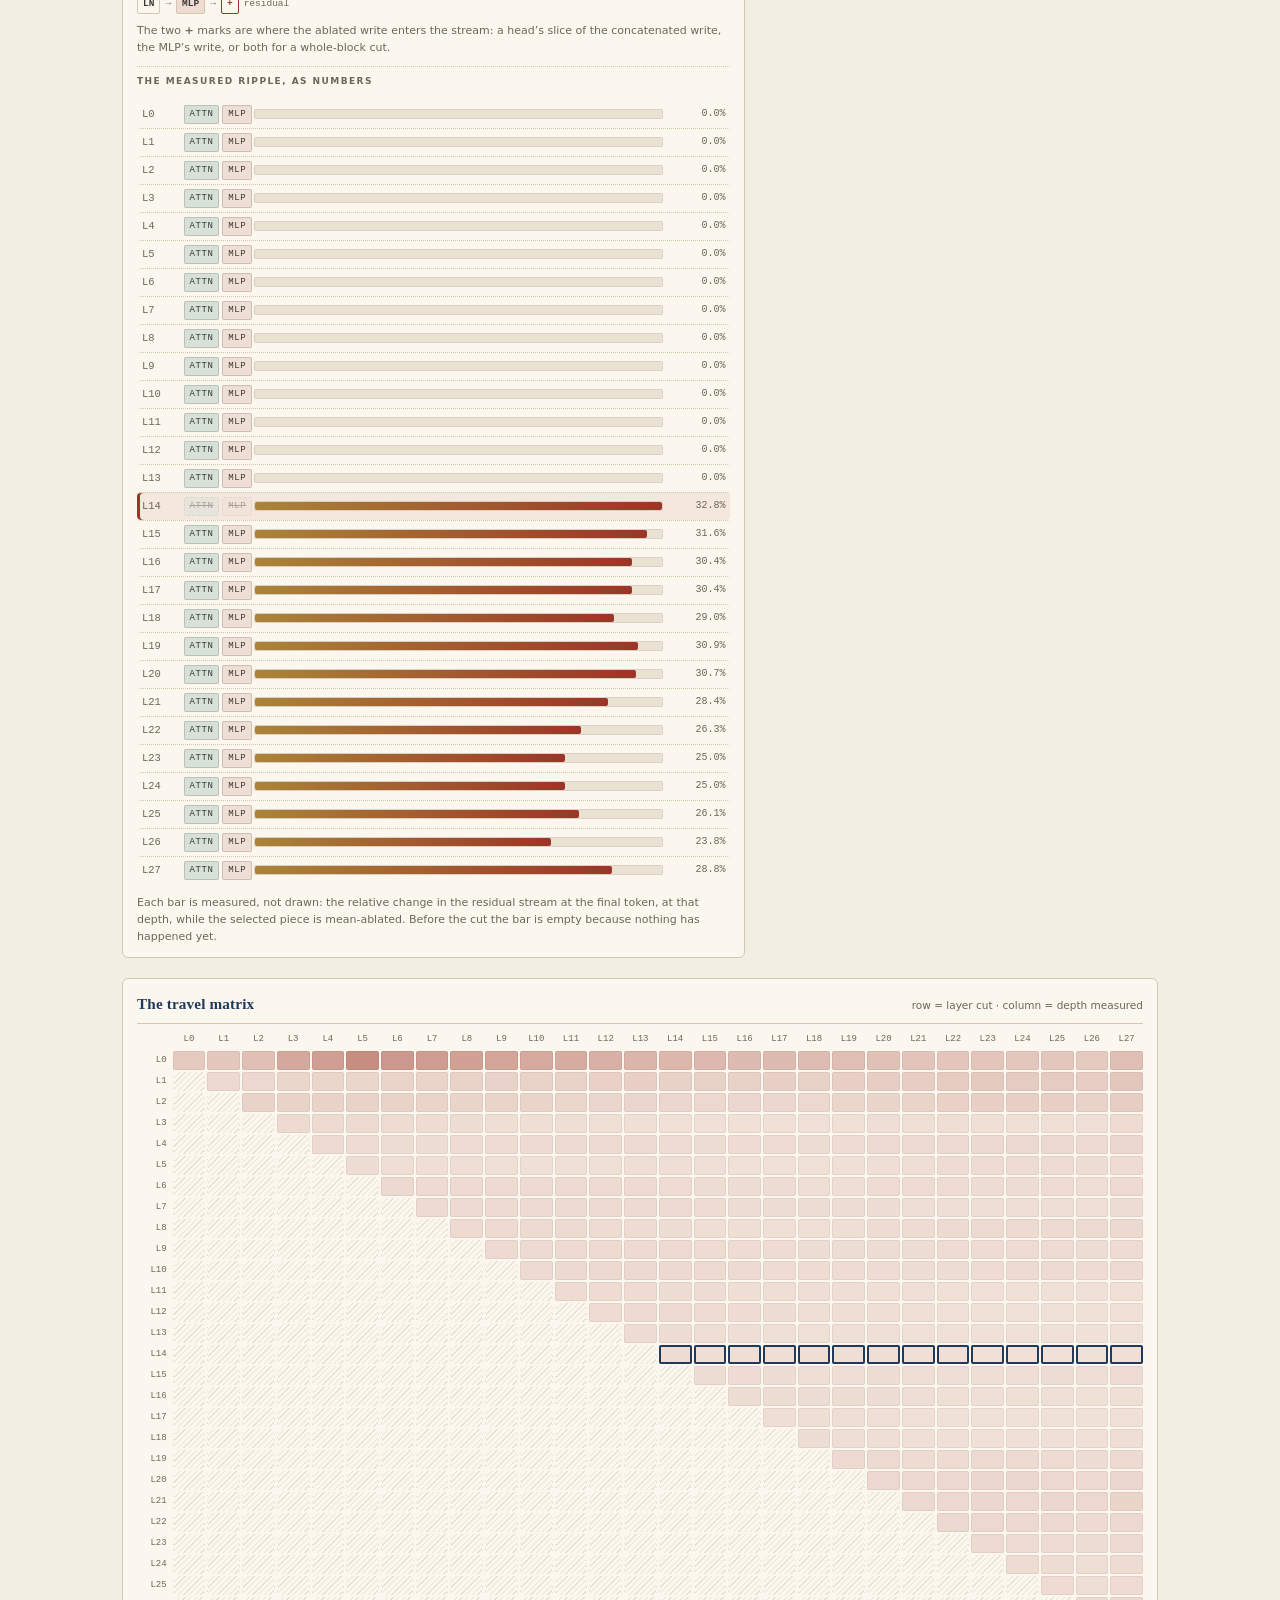
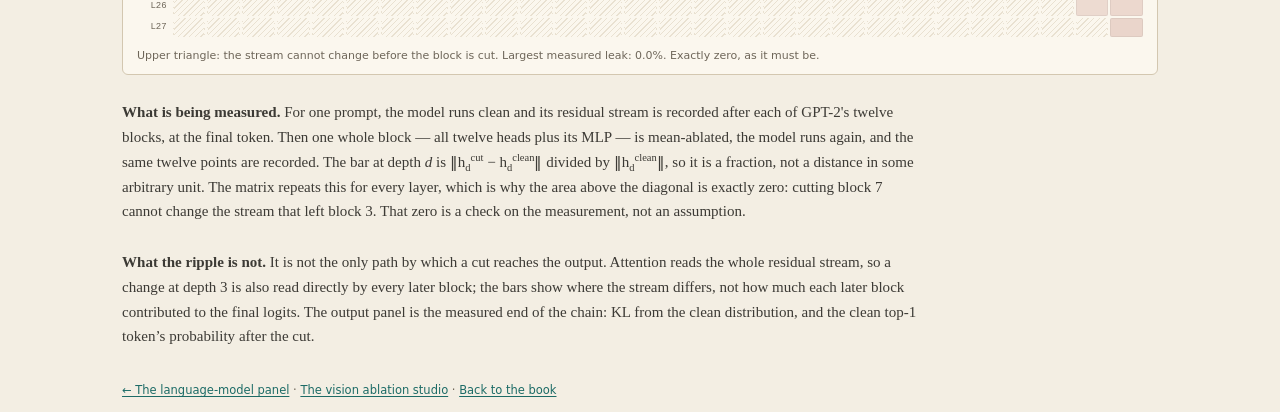
<file: visualizations/travel.html>
<!doctype html>
<html lang="en" data-theme="light">
<head>
<meta charset="utf-8">
<meta name="viewport" content="width=device-width,initial-scale=1">
<title>The ripple · The Understanding Machine</title>
<meta name="description" content="Cut one block out of GPT-2 and watch the measured change travel down the stack: the residual stream at every later depth, and the next-token distribution it lands on.">
<link rel="stylesheet" href="assets/style.css">
<link rel="stylesheet" href="assets/text.css">
<link rel="stylesheet" href="assets/travel.css">
</head>
<body>
<div class="progress" id="progress"></div>
<header class="topbar"><div class="inner">
  <a class="brand" href="index.html">The Understanding <span>Machine</span></a>
  <nav aria-label="Sections">
    <a href="index.html">Contents</a>
    <a href="vision.html">Vision lab</a>
    <a href="studio.html">Ablation studio</a>
    <a href="text.html">Language models</a>
    <a href="travel.html" class="active" aria-current="page">The ripple</a>
    <a href="atlas.html">Atlas</a>
    <a href="distill.html">Distillation</a>
  </nav>
  <div class="tools"><button id="themebtn" type="button" aria-label="Switch between light and dark">Theme</button></div>
</div></header>

<main class="wide travel-page">
  <p class="kicker">Part XVI · the ripple</p>
  <h1>Cut one layer. Watch the <i>damage</i> travel.</h1>
  <p class="lede" id="lede">Loading the measured residuals…</p>

  <div class="rail" id="models" role="tablist" aria-label="Model"></div>
  <div class="facts" id="facts" aria-live="polite"></div>
  <div class="prompts" id="prompts" aria-label="Prompt"></div>

  <div class="flow">
    <section class="panel stack-panel" aria-labelledby="stack-title">
      <div class="panel-head">
        <h2 id="stack-title">The architecture</h2>
        <span class="hint">click a block to cut it</span>
      </div>
      <div class="arch" id="arch"></div>
      <div class="picker" id="picker"></div>
      <div class="block-inset" aria-label="Inside one transformer block">
        <p class="inset-h">Inside one block</p>
        <div class="inset-row">
          <b>LN</b><i>→</i><b class="a">12 heads</b><i>→</i><b>concat · out-proj</b><i>→</i><b class="add">+</b><i>residual</i>
        </div>
        <div class="inset-row">
          <b>LN</b><i>→</i><b class="m">MLP</b><i>→</i><b class="add">+</b><i>residual</i>
        </div>
        <p class="note">The two <b>+</b> marks are where the ablated write enters the stream: a head’s slice of the concatenated write, the MLP’s write, or both for a whole-block cut.</p>
      </div>
      <div class="stack-wrap">
        <p class="inset-h">The measured ripple, as numbers</p>
        <div class="stack" id="stack"></div>
      </div>
      <p class="note">Each bar is measured, not drawn: the relative change in the residual stream at the final token, at that depth, while the selected piece is mean-ablated. Before the cut the bar is empty because nothing has happened yet.</p>
    </section>

    <aside class="readout" id="readout" aria-live="polite"></aside>
  </div>

  <section class="panel matrix-panel" aria-labelledby="matrix-title">
    <div class="panel-head">
      <h2 id="matrix-title">The travel matrix</h2>
      <span class="hint">row = layer cut · column = depth measured</span>
    </div>
    <div class="matrix" id="matrix"></div>
    <p class="note" id="matrix-note"></p>
  </section>

  <p class="method"><b>What is being measured.</b> For one prompt, the model runs clean and its residual stream is recorded after each of GPT-2's twelve blocks, at the final token. Then one whole block — all twelve heads plus its MLP — is mean-ablated, the model runs again, and the same twelve points are recorded. The bar at depth <var>d</var> is ‖h<sub>d</sub><sup>cut</sup> − h<sub>d</sub><sup>clean</sup>‖ divided by ‖h<sub>d</sub><sup>clean</sup>‖, so it is a fraction, not a distance in some arbitrary unit. The matrix repeats this for every layer, which is why the area above the diagonal is exactly zero: cutting block 7 cannot change the stream that left block 3. That zero is a check on the measurement, not an assumption.</p>

  <p class="method"><b>What the ripple is not.</b> It is not the only path by which a cut reaches the output. Attention reads the whole residual stream, so a change at depth 3 is also read directly by every later block; the bars show where the stream differs, not how much each later block contributed to the final logits. The output panel is the measured end of the chain: KL from the clean distribution, and the clean top-1 token’s probability after the cut.</p>

  <p class="backlink"><a href="text.html">← The language-model panel</a> · <a href="studio.html">The vision ablation studio</a> · <a href="index.html">Back to the book</a></p>
</main>

<noscript><p class="wrap">This page needs JavaScript: the ripple is built from a measured data file.</p></noscript>
<script src="assets/travel.js?v=1"></script>
</body>
</html>
</file>
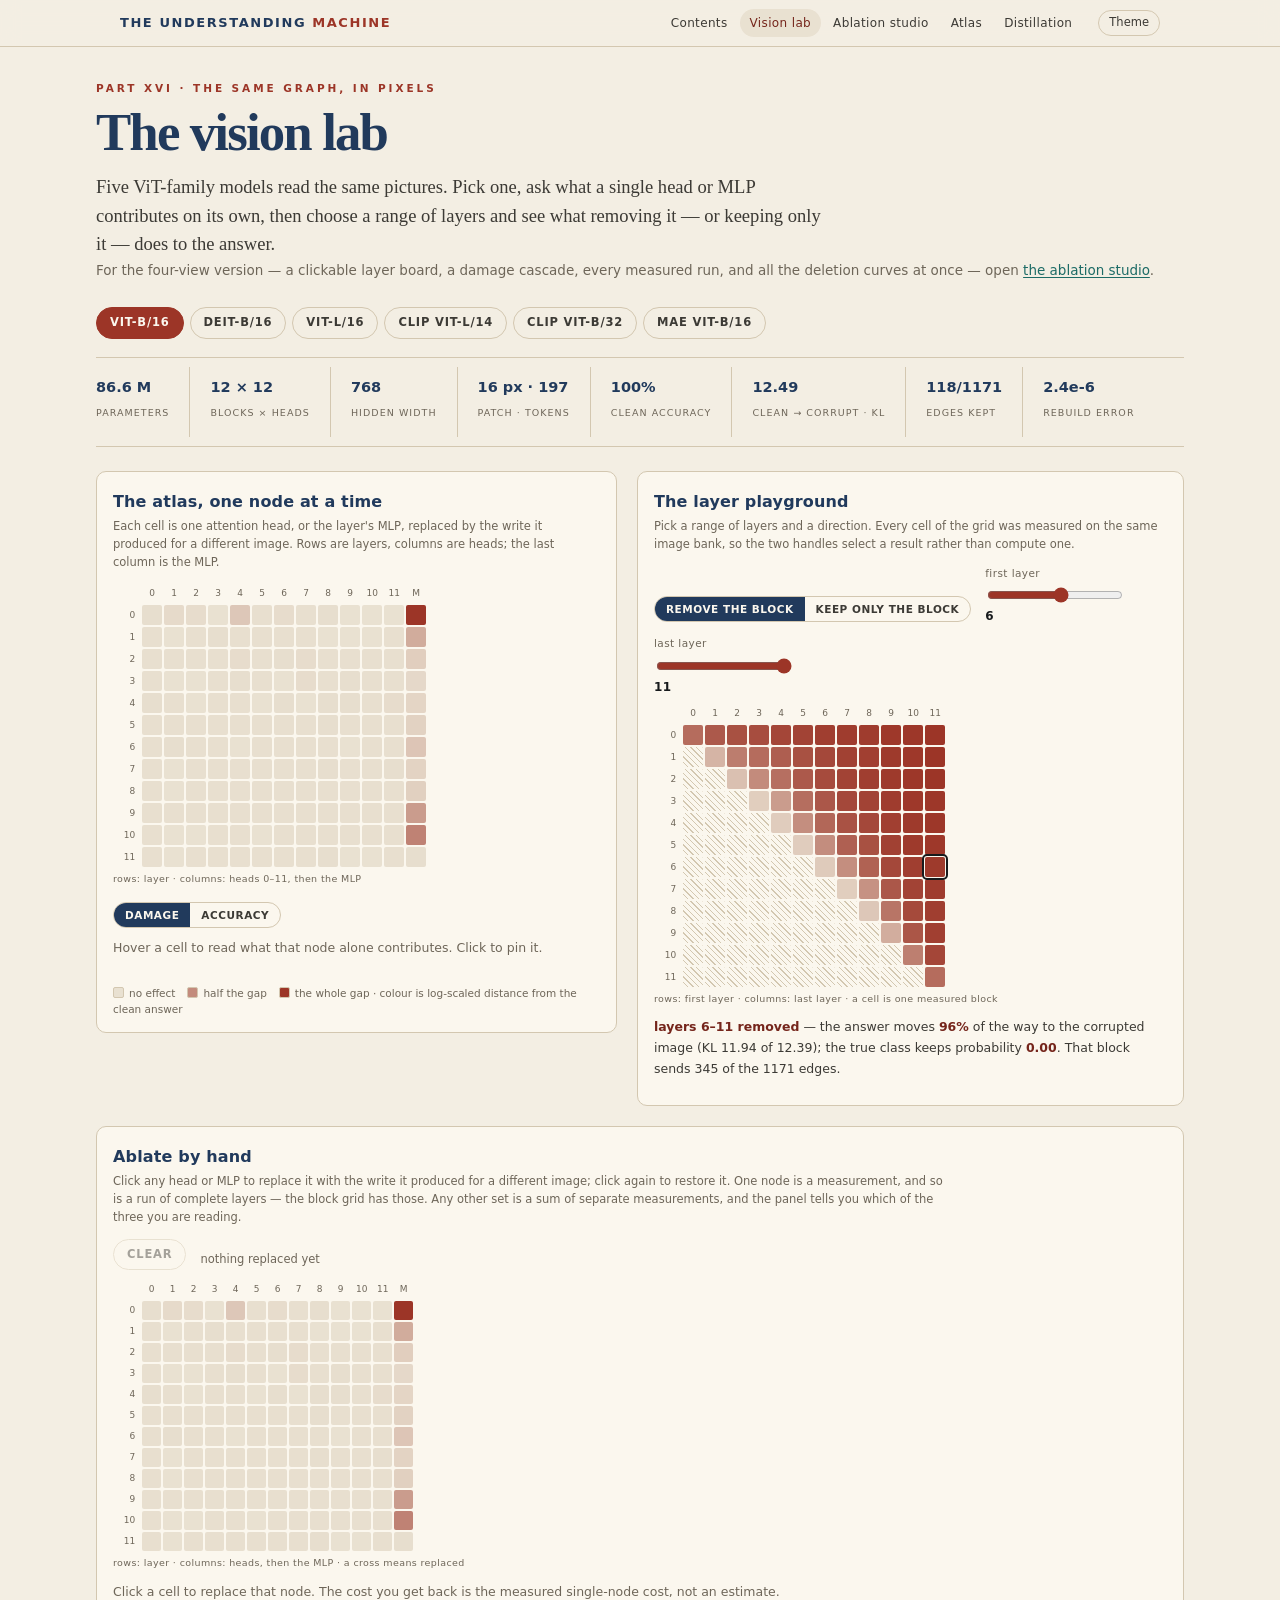
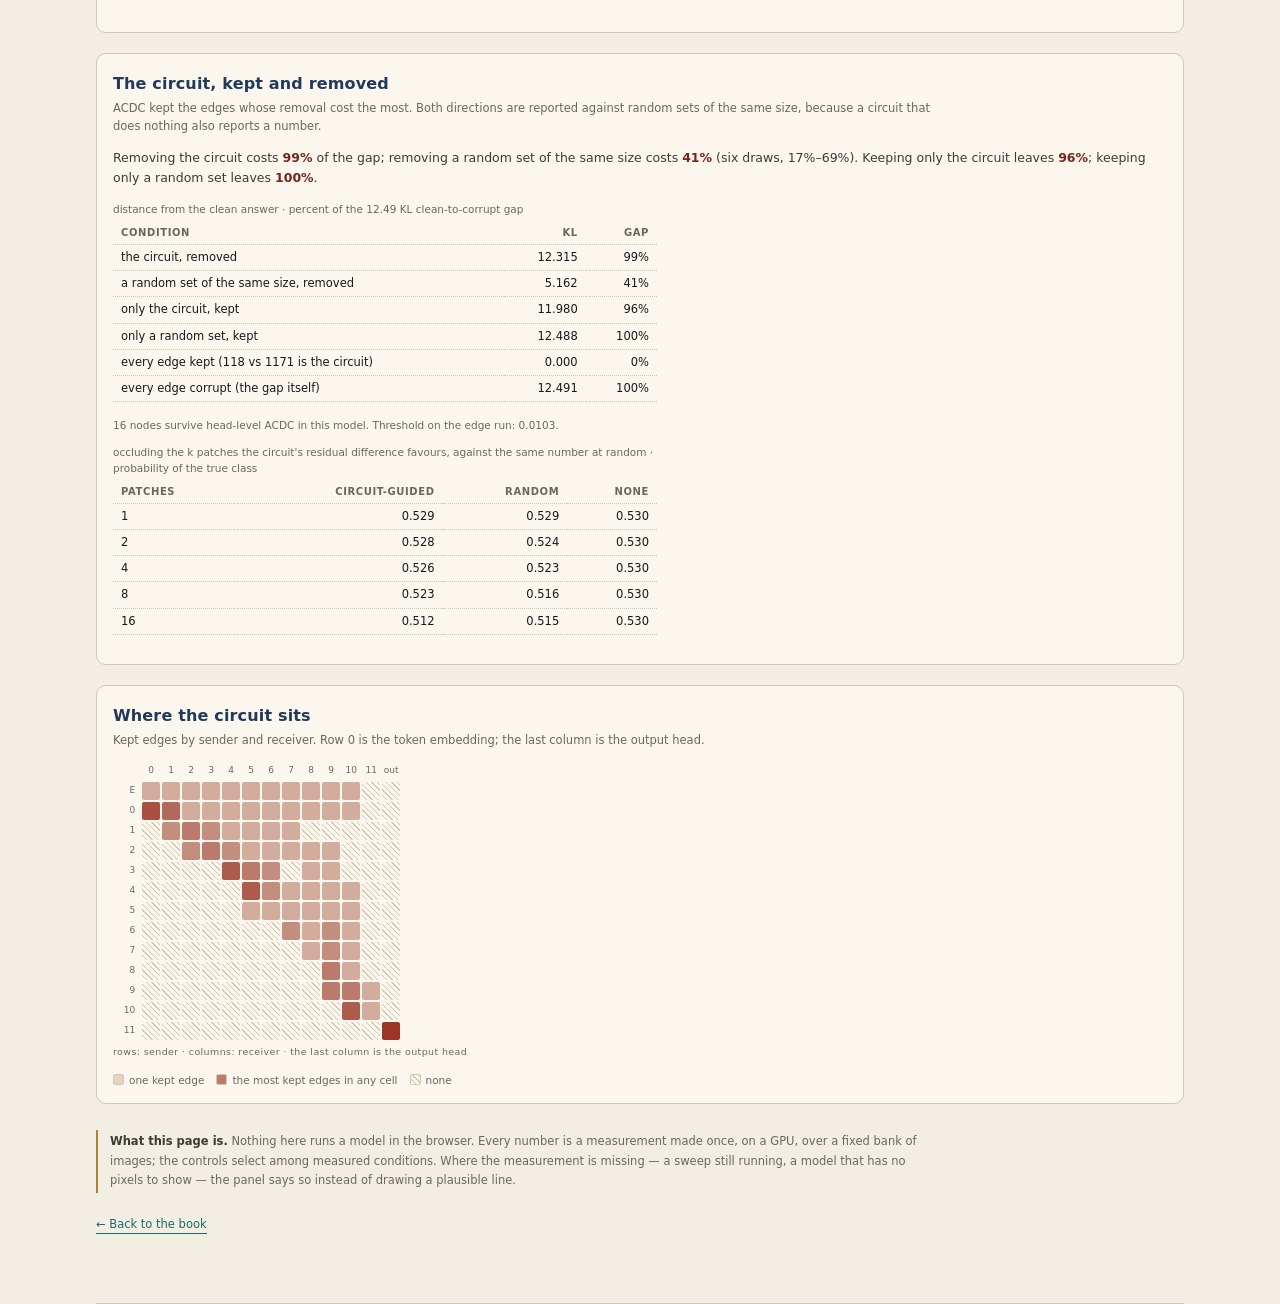
<file: visualizations/vision.html>
<!doctype html>
<html lang="en" data-theme="light">
<head>
<meta charset="utf-8">
<meta name="viewport" content="width=device-width,initial-scale=1">
<title>The vision lab · The Understanding Machine</title>
<meta name="description" content="An interactive reading of the vision ablation panel: five ViT-family models, every head and MLP ablated alone, ACDC circuits, and every contiguous block of layers measured with two handles.">
<link rel="stylesheet" href="assets/style.css">
<link rel="stylesheet" href="assets/vision.css">
</head>
<body>
<div class="progress" id="progress"></div>
<header class="topbar"><div class="inner">
  <a class="brand" href="index.html">The Understanding <span>Machine</span></a>
  <nav aria-label="Sections">
    <a href="index.html">Contents</a>
    <a href="vision.html" class="active" aria-current="page">Vision lab</a>
    <a href="studio.html">Ablation studio</a>
    <a href="atlas.html">Atlas</a>
    <a href="distill.html">Distillation</a>
  </nav>
  <div class="tools"><button id="themebtn" type="button" aria-label="Switch between light and dark">Theme</button></div>
</div></header>

<main class="wide lab">
  <p class="kicker">Part XVI · the same graph, in pixels</p>
  <h1>The vision lab</h1>
  <p class="lede">Five ViT-family models read the same pictures. Pick one, ask what a single head or MLP contributes on its own, then choose a range of layers and see what removing it — or keeping only it — does to the answer.</p>
  <p class="small">For the four-view version — a clickable layer board, a damage cascade, every measured run, and all the deletion curves at once — open <a href="studio.html">the ablation studio</a>.</p>

  <div class="tabs" id="tabs" role="tablist" aria-label="Model"></div>
  <div class="facts" id="facts" aria-live="polite"></div>

  <div class="panels">
    <section class="panel" aria-labelledby="h-atlas">
      <h2 id="h-atlas">The atlas, one node at a time</h2>
      <p class="hint">Each cell is one attention head, or the layer's MLP, replaced by the write it produced for a different image. Rows are layers, columns are heads; the last column is the MLP.</p>
      <div id="atlas" class="scroll"></div>
      <div class="ctl" id="atlas-ctl"></div>
      <div class="readout" id="atlas-read"></div>
      <div class="legend" id="atlas-legend"></div>
    </section>

    <section class="panel" aria-labelledby="h-layers">
      <h2 id="h-layers">The layer playground</h2>
      <p class="hint">Pick a range of layers and a direction. Every cell of the grid was measured on the same image bank, so the two handles select a result rather than compute one.</p>
      <div class="ctl" id="layer-ctl"></div>
      <div id="layer-matrix" class="scroll"></div>
      <div class="readout" id="layer-read"></div>
      <div class="recon" id="layer-recon"></div>
    </section>

    <section class="panel wide-panel" aria-labelledby="h-ablate">
      <h2 id="h-ablate">Ablate by hand</h2>
      <p class="hint">Click any head or MLP to replace it with the write it produced for a different image; click again to restore it. One node is a measurement, and so is a run of complete layers — the block grid has those. Any other set is a sum of separate measurements, and the panel tells you which of the three you are reading.</p>
      <div class="ctl" id="abl-ctl"></div>
      <div id="abl-grid" class="scroll"></div>
      <div class="readout" id="abl-read"></div>
      <div id="abl-ledger"></div>
    </section>

    <section class="panel wide-panel" aria-labelledby="h-circuit">
      <h2 id="h-circuit">The circuit, kept and removed</h2>
      <p class="hint">ACDC kept the edges whose removal cost the most. Both directions are reported against random sets of the same size, because a circuit that does nothing also reports a number.</p>
      <div id="circuit"></div>
      <div id="occlusion"></div>
    </section>

    <section class="panel wide-panel" aria-labelledby="h-where">
      <h2 id="h-where">Where the circuit sits</h2>
      <p class="hint">Kept edges by sender and receiver. Row 0 is the token embedding; the last column is the output head.</p>
      <div id="circuit-matrix" class="scroll"></div>
      <div class="legend" id="circuit-legend"></div>
    </section>
  </div>

  <p class="note"><b>What this page is.</b> Nothing here runs a model in the browser. Every number is a measurement made once, on a GPU, over a fixed bank of images; the controls select among measured conditions. Where the measurement is missing — a sweep still running, a model that has no pixels to show — the panel says so instead of drawing a plausible line.</p>

  <p class="backlink"><a href="index.html">← Back to the book</a></p>
</main>

<noscript><p class="wrap">This page needs JavaScript: the panels are built from a measured data file.</p></noscript>
<script src="vision-data.js"></script>
<script src="assets/vision.js?v=3"></script>
</body>
</html>
</file>
<file: visualizations/assets/atlas-home.css>
:root {
  color-scheme: light;
  --ink: #17201d;
  --muted: #5f6f68;
  --paper: #f4f1e8;
  --panel: #fbfaf4;
  --line: #d7d4c8;
  --accent: #0b6b61;
  --accent-2: #b24b2c;
  --gold: #c3932e;
}
* { box-sizing: border-box; }
html { background: var(--paper); }
body {
  margin: 0;
  color: var(--ink);
  background:
    radial-gradient(circle at 85% 8%, rgba(195, 147, 46, .13), transparent 28rem),
    radial-gradient(circle at 4% 32%, rgba(11, 107, 97, .09), transparent 32rem),
    var(--paper);
  font-family: "Iowan Old Style", "Palatino Linotype", Palatino, Georgia, serif;
  line-height: 1.55;
}
a { color: inherit; }
.wrap { width: min(1080px, calc(100% - 40px)); margin: 0 auto; }
header { padding: 32px 0 66px; }
.topline {
  display: flex; justify-content: space-between; align-items: center;
  gap: 18px; padding-bottom: 54px;
  font: 600 11px/1.2 ui-monospace, SFMono-Regular, Menlo, monospace;
  letter-spacing: .16em; text-transform: uppercase; color: var(--muted);
}
.brand { color: var(--ink); text-decoration: none; letter-spacing: .08em; }
.brand span { color: var(--accent); }
.kicker {
  margin: 0 0 16px; color: var(--accent-2);
  font: 700 11px/1.2 ui-monospace, SFMono-Regular, Menlo, monospace;
  letter-spacing: .15em; text-transform: uppercase;
}
h1 { max-width: 760px; margin: 0; font-size: clamp(44px, 8vw, 96px); line-height: .92; letter-spacing: -.055em; font-weight: 500; }
h1 em { color: var(--accent); font-style: normal; }
.lede { max-width: 690px; margin: 28px 0 0; color: #34433d; font-size: clamp(17px, 2vw, 21px); line-height: 1.55; }
.stats { display: flex; flex-wrap: wrap; gap: 10px; margin-top: 30px; }
.stat {
  border: 1px solid var(--line); background: rgba(251,250,244,.62);
  padding: 9px 12px; border-radius: 2px;
  font: 600 11px/1.2 ui-monospace, SFMono-Regular, Menlo, monospace;
  letter-spacing: .06em; text-transform: uppercase; color: #41514a;
}
main { padding-bottom: 72px; }
.section-head { display: flex; justify-content: space-between; align-items: end; gap: 24px; margin: 0 0 18px; border-top: 1px solid var(--line); padding-top: 20px; }
.section-head h2 { margin: 0; font-size: 22px; font-weight: 600; letter-spacing: -.02em; }
.section-head p { margin: 0; max-width: 430px; color: var(--muted); font-size: 14px; }
.grid { display: grid; grid-template-columns: repeat(12, 1fr); gap: 14px; }
.card {
  position: relative; display: flex; flex-direction: column;
  grid-column: span 4; min-height: 214px; padding: 20px;
  border: 1px solid var(--line); border-radius: 3px;
  background: linear-gradient(145deg, rgba(251,250,244,.94), rgba(241,239,231,.74));
  text-decoration: none; overflow: hidden;
  transition: transform .16s ease, border-color .16s ease, box-shadow .16s ease;
}
.card:hover { transform: translateY(-3px); border-color: #aebbb3; box-shadow: 0 12px 28px rgba(36, 52, 44, .09); }
.card.wide { grid-column: span 6; min-height: 192px; }
.card.half { grid-column: span 6; }
.card .tag { color: var(--accent); font: 700 10px/1.2 ui-monospace, SFMono-Regular, Menlo, monospace; letter-spacing: .13em; text-transform: uppercase; }
.card h3 { margin: 26px 0 7px; font-size: 25px; line-height: 1.08; font-weight: 600; letter-spacing: -.03em; }
.card p { margin: 0; color: #52615a; font-size: 14px; line-height: 1.48; max-width: 42ch; }
.card .foot { display: flex; justify-content: space-between; gap: 16px; margin-top: auto; padding-top: 22px; color: #6a7770; font: 600 10px/1.2 ui-monospace, SFMono-Regular, Menlo, monospace; letter-spacing: .06em; text-transform: uppercase; }
.card .arrow { color: var(--accent-2); font-size: 18px; line-height: 1; }
.card::after { content: ""; width: 40px; height: 3px; position: absolute; top: 0; left: 20px; background: var(--gold); opacity: .9; }
.note { margin-top: 34px; padding: 18px 20px; border-left: 3px solid var(--accent); background: rgba(11,107,97,.055); color: #41514a; font-size: 14px; }
footer { border-top: 1px solid var(--line); padding: 22px 0 44px; color: var(--muted); font: 12px/1.5 ui-monospace, SFMono-Regular, Menlo, monospace; }
footer a { color: var(--accent); }
@media (max-width: 850px) {
  .card, .card.wide, .card.half { grid-column: span 6; }
  .topline { padding-bottom: 38px; }
  header { padding-bottom: 48px; }
}
@media (max-width: 600px) {
  .wrap { width: min(100% - 26px, 1080px); }
  .section-head { display: block; }
  .section-head p { margin-top: 8px; }
  .card, .card.wide, .card.half { grid-column: 1 / -1; min-height: 180px; }
  .topline { align-items: start; flex-direction: column; gap: 8px; }
}
</file>
<file: visualizations/assets/style.css>
:root{
  color-scheme:light;
  --paper:#f3eee3; --paper2:#fbf7ee; --paper3:#e9e1d1;
  --ink:#171a1c; --ink2:#3c3a35; --muted:#6e6659;
  --ox:#9c3527; --ox-dk:#75251b; --teal:#1c6b66; --teal-lt:#2e8b83;
  --gold:#aa8438; --gold-lt:#d6b46a; --blue:#213a5c; --line:#d3c7b0; --line2:#b9a98b;
  --serif:"Iowan Old Style","Palatino Linotype",Palatino,Charter,Georgia,serif;
  --sans:"Avenir Next",Avenir,"Segoe UI",ui-sans-serif,system-ui,sans-serif;
  --mono:"SF Mono",ui-monospace,Menlo,Consolas,monospace;
  --measure:44rem; --wide:68rem;
}
[data-theme="dark"]{
  color-scheme:dark;
  --paper:#141517; --paper2:#1b1d20; --paper3:#23262a;
  --ink:#ebe4d6; --ink2:#c9c0b0; --muted:#978d7d;
  --ox:#e0715e; --ox-dk:#f0907e; --teal:#62c2b8; --teal-lt:#7ad4ca;
  --gold:#d9b46a; --gold-lt:#e7ca8c; --blue:#9bb7de; --line:#34363a; --line2:#4b4d52;
}
*{box-sizing:border-box}
html{scroll-behavior:smooth;scroll-padding-top:64px}
body{margin:0;background:var(--paper);color:var(--ink);font:17.5px/1.7 var(--serif);-webkit-font-smoothing:antialiased}
::selection{background:var(--gold-lt);color:#171a1c}
a{color:var(--teal);text-decoration-thickness:.06em;text-underline-offset:.16em}
a:hover{color:var(--ox)}
h1,h2,h3,h4{color:var(--blue);font-weight:600;letter-spacing:-.015em}
[data-theme="dark"] h1,[data-theme="dark"] h2,[data-theme="dark"] h3,[data-theme="dark"] h4{color:#dbe6f5}
p{margin:0 0 1.05em}
strong{color:var(--ink);font-weight:650}
em{font-style:italic}
code{font:13.5px/1.55 var(--mono);background:var(--paper3);padding:.1em .3em;border-radius:3px;color:var(--ox-dk);overflow-wrap:anywhere}
pre{background:#171a1c;color:#e9e3d6;padding:18px 20px;border-radius:6px;overflow:auto;font:13px/1.6 var(--mono);margin:1.2em 0;border:1px solid #2c3034}
pre code{background:none;padding:0;color:inherit}
var{font-style:italic;font-family:var(--serif)}
sub,sup{font-size:.7em;line-height:0}
hr{border:0;border-top:1px solid var(--line);margin:2.4em 0}

.wrap{max-width:var(--measure);margin:0 auto;padding:0 26px}
.wide{max-width:var(--wide);margin:0 auto;padding:0 26px}
.progress{position:fixed;top:0;left:0;height:3px;background:linear-gradient(90deg,var(--ox),var(--gold));width:0;z-index:80}
.skip{position:absolute;left:-999px;top:8px;background:var(--paper2);padding:8px 12px;z-index:90}
.skip:focus{left:8px}

/* top navigation */
.topbar{position:sticky;top:0;z-index:60;background:color-mix(in srgb,var(--paper) 92%,transparent);backdrop-filter:blur(9px);border-bottom:1px solid var(--line)}
.topbar .inner{max-width:var(--wide);margin:0 auto;padding:9px 24px;display:flex;align-items:center;gap:16px;font:12px/1.2 var(--sans)}
.brand{font:650 13px/1.2 var(--sans);letter-spacing:.12em;text-transform:uppercase;color:var(--blue);text-decoration:none;white-space:nowrap}
.brand span{color:var(--ox)}
.topbar nav{display:flex;gap:2px;overflow-x:auto;scrollbar-width:none;margin-left:auto}
.topbar nav::-webkit-scrollbar{display:none}
.topbar nav a{padding:7px 10px;border-radius:999px;text-decoration:none;color:var(--ink2);white-space:nowrap;letter-spacing:.03em}
.topbar nav a:hover,.topbar nav a.active{background:var(--paper3);color:var(--ox-dk)}
.tools{display:flex;gap:6px;align-items:center}
.tools button{background:none;border:1px solid var(--line);color:var(--ink2);border-radius:999px;padding:6px 10px;font:11.5px/1 var(--sans);cursor:pointer}
.tools button:hover{border-color:var(--ox);color:var(--ox)}
.pdflink{margin:-4px 0 0}
.pdflink a{font:11.5px/1 var(--sans);letter-spacing:.06em;text-transform:uppercase;color:var(--ox);text-decoration:none;border-bottom:1px solid currentColor;padding-bottom:3px}
.pdflink a:hover{color:var(--ox-dk)}
#searchbox{display:none;position:absolute;top:100%;right:24px;width:min(30rem,calc(100vw - 32px));background:var(--paper2);border:1px solid var(--line2);border-radius:8px;box-shadow:0 18px 50px rgba(0,0,0,.18);padding:12px}
#searchbox.on{display:block}
#q{width:100%;padding:9px 10px;border:1px solid var(--line);border-radius:5px;background:var(--paper);color:var(--ink);font:14px var(--sans)}
#results{max-height:50vh;overflow:auto;margin-top:8px}
#results a{display:block;padding:7px 6px;border-bottom:1px dotted var(--line);text-decoration:none;font:12.5px/1.35 var(--sans);color:var(--ink2)}
#results a b{color:var(--blue);display:block;font-size:13px}
#results a:hover{background:var(--paper3)}
#results .no{font:12px var(--sans);color:var(--muted);padding:8px 4px}

/* masthead */
.masthead{border-bottom:2px solid var(--line2);padding:64px 0 30px;position:relative;overflow:hidden}
.masthead:before{content:"";position:absolute;right:-8%;top:-30%;width:52%;height:130%;background:radial-gradient(ellipse at center,color-mix(in srgb,var(--gold) 14%,transparent),transparent 68%);pointer-events:none}
.masthead .kicker{font:700 10.5px/1.4 var(--sans);letter-spacing:.34em;text-transform:uppercase;color:var(--ox);margin:0 0 16px}
.masthead h1{font-size:clamp(2.9rem,8.2vw,6.2rem);line-height:.93;letter-spacing:-.045em;margin:0;color:var(--blue);font-weight:600}
.masthead h1 i{font-style:italic;color:var(--ox)}
.masthead .sub{font-size:clamp(1.12rem,2.3vw,1.42rem);line-height:1.45;color:var(--ink2);max-width:38rem;margin:22px 0 20px;font-style:italic}
.masthead .byline{font:12px/1.7 var(--sans);color:var(--muted);border-top:1px solid var(--line);padding-top:14px;max-width:40rem}
.masthead .byline b{color:var(--blue)}
.hero-grid{position:absolute;right:2.5%;top:22%;width:26rem;height:18rem;opacity:.5;pointer-events:none}
.hero-grid canvas{width:100%;height:100%}
@media(max-width:900px){.hero-grid{opacity:.12;right:-10%}}

/* sections */
main{padding-bottom:60px}
section.band{padding:54px 0;border-bottom:1px solid var(--line)}
.kicker{font:700 10.5px/1.4 var(--sans);letter-spacing:.3em;text-transform:uppercase;color:var(--gold);margin:0 0 8px}
h2.big{font-size:clamp(1.7rem,3.4vw,2.35rem);line-height:1.12;margin:.12em 0 .55em}
h3.sec{font-size:1.12rem;margin:2.1em 0 .45em;letter-spacing:.01em}
.lede{font-size:1.08rem;line-height:1.62;color:var(--ink2)}
.small{font:13.5px/1.65 var(--sans);color:var(--muted)}
.mono{font-family:var(--mono)}

/* course cards */
.grid3{display:grid;grid-template-columns:repeat(auto-fit,minmax(210px,1fr));gap:20px;margin:1.4rem 0}
.card{border-top:3px solid var(--line2);padding-top:12px}
.card:nth-child(3n+1){border-color:var(--ox)}
.card:nth-child(3n+2){border-color:var(--teal)}
.card:nth-child(3n+3){border-color:var(--gold)}
.card h4{margin:0 0 5px;font:700 11px/1.4 var(--sans);letter-spacing:.16em;text-transform:uppercase;color:var(--ink2)}
.card p{font-size:.92rem;margin:0;color:var(--ink2)}
.card .num{font:600 2.2rem/1 var(--serif);color:var(--ox);display:block;margin-bottom:6px}

/* schedule */
table{width:100%;border-collapse:collapse;margin:1.3em 0;font-size:.9rem}
th,td{text-align:left;vertical-align:top;padding:9px 10px;border-bottom:1px solid var(--line)}
th{font:700 10px/1.4 var(--sans);letter-spacing:.13em;text-transform:uppercase;color:var(--muted)}
tbody tr:hover{background:color-mix(in srgb,var(--gold) 7%,transparent)}
td.n{font-family:var(--mono);color:var(--ox-dk);width:3.4rem}

/* contents */
.toc{list-style:none;margin:1.2rem 0;padding:0;counter-reset:part}
.toc .part{font:700 10.5px/1.4 var(--sans);letter-spacing:.22em;text-transform:uppercase;color:var(--ox);margin:1.8rem 0 .35rem;border-top:1px solid var(--line);padding-top:10px}
.toc li.ch{display:flex;gap:12px;align-items:baseline;padding:.42rem 0;border-bottom:1px dotted var(--line)}
.toc li.ch a{text-decoration:none;color:var(--ink);font-weight:600;font-size:.98rem}
.toc li.ch a:hover{color:var(--ox)}
.toc li.ch .n{font:600 11px/1 var(--sans);color:var(--gold);letter-spacing:.08em;min-width:1.7rem}
.toc li.ch .tag{margin-left:auto;font:9.5px/1.4 var(--sans);letter-spacing:.12em;text-transform:uppercase;color:var(--muted);white-space:nowrap}

/* part opener */
.part-open{padding:70px 0 42px;border-top:4px double var(--line2);border-bottom:1px solid var(--line);margin-top:40px}
.part-open .num{font:600 clamp(3rem,8vw,5.6rem)/1 var(--serif);color:color-mix(in srgb,var(--ox) 28%,var(--paper));letter-spacing:-.04em;display:block;margin-bottom:-.15em}
.part-open h2{font-size:clamp(1.9rem,4vw,2.9rem);margin:.12em 0 .35em}
.part-open p{max-width:36rem;font-size:1.06rem;color:var(--ink2)}

/* chapter */
.chapter{padding:58px 0 22px;border-bottom:1px solid var(--line)}
.ch-head{position:relative;margin-bottom:26px}
.ch-kicker{font:700 10px/1.4 var(--sans);letter-spacing:.26em;text-transform:uppercase;color:var(--ox);margin:0 0 8px}
.ch-head h2{font-size:clamp(1.9rem,4.3vw,3rem);line-height:1.04;margin:.08em 0 .35em;letter-spacing:-.03em}
.ch-head .lede{font-size:1.04rem;color:var(--ink2);max-width:39rem}
.ch-meta{font:11.5px/1.6 var(--sans);color:var(--muted);letter-spacing:.04em;border-top:1px solid var(--line);padding-top:8px;margin-top:14px}
.ch-meta span{margin-right:14px}
.ch-num{position:absolute;right:0;top:-.4rem;font:600 clamp(3rem,9vw,6.6rem)/1 var(--serif);color:color-mix(in srgb,var(--gold) 22%,transparent);letter-spacing:-.05em;pointer-events:none}
.ch-body h3{font-size:1.16rem;margin:2.1em 0 .5em;color:var(--blue)}
.ch-body h3 .s{color:var(--ox);font:600 .75em/1 var(--sans);letter-spacing:.06em;margin-right:.5em}
.ch-body h4{font-size:1rem;margin:1.6em 0 .4em}
.ch-body ul,.ch-body ol{padding-left:1.3em;margin:0 0 1.1em}
.ch-body li{margin:.28em 0}
.ch-body blockquote{margin:1.5em 0;padding:2px 0 2px 18px;border-left:3px solid var(--gold);color:var(--ink2);font-style:italic}
.ch-body blockquote p:last-child{margin:0}
.ch-body .epigraph{font-size:.95rem;color:var(--muted);font-style:italic;margin:0 0 1.6em}
.ch-body .epigraph b{font-style:normal;color:var(--ink2);font-weight:600}

/* boxes */
.box{margin:1.6em 0;padding:16px 18px;border:1px solid var(--line);border-radius:5px;background:var(--paper2);font-size:.94rem;line-height:1.62}
.box .blabel{display:block;font:700 9.5px/1.4 var(--sans);letter-spacing:.2em;text-transform:uppercase;color:var(--ox);margin-bottom:7px}
.box p:last-child{margin-bottom:0}
.box.mechanism{border-left:4px solid var(--teal)}
.box.mechanism .blabel{color:var(--teal)}
.box.definition{border-left:4px solid var(--gold)}
.box.definition .blabel{color:var(--gold)}
.box.caution{border-left:4px solid var(--ox)}
.box.lab-callout{background:color-mix(in srgb,var(--teal) 7%,var(--paper2));border:1px solid color-mix(in srgb,var(--teal) 35%,var(--line));border-left:4px solid var(--teal)}
.box.lab-callout .blabel{color:var(--teal)}
.box.lab-callout a{font-weight:650}
.box.math{border-left:4px solid var(--blue);background:color-mix(in srgb,var(--blue) 5%,var(--paper2))}
.box.math .blabel{color:var(--blue)}

/* equations and figures */
.equation{margin:1.5em 0;text-align:center;overflow-x:auto}
.equation img{max-width:100%;height:auto;vertical-align:middle}
.eq-inline{height:1.05em;width:auto;vertical-align:-.18em}
figure.fig{margin:2em 0;padding:0}
figure.fig img{width:100%;height:auto;display:block;border-radius:3px}
figure.fig figcaption{font:12.5px/1.55 var(--sans);color:var(--muted);margin-top:8px;padding-top:7px;border-top:1px solid var(--line)}
figure.fig figcaption b{color:var(--blue);font-weight:650}
figure.fig[data-wide]{width:min(var(--wide),calc(100vw - 52px));max-width:none;margin-left:50%;transform:translateX(-50%)}

/* lab callouts, exercises */
.exercises{margin:2.2em 0 0;border-top:2px solid var(--line2);padding-top:14px}
.exercises h3{font:700 10.5px/1.4 var(--sans);letter-spacing:.22em;text-transform:uppercase;color:var(--ox);margin:0 0 10px}
.exercises ol{padding-left:1.4em}
.exercises li{margin:.5em 0;font-size:.95rem}
.exercises .kind{font:9px/1 var(--sans);letter-spacing:.12em;text-transform:uppercase;color:var(--muted);border:1px solid var(--line);border-radius:999px;padding:2px 6px;margin-left:5px;white-space:nowrap}
details.check{margin:1.2em 0;border:1px solid var(--line);border-radius:5px;background:var(--paper2);padding:10px 14px}
details.check summary{cursor:pointer;font:11px/1.5 var(--sans);letter-spacing:.1em;text-transform:uppercase;color:var(--teal)}
details.check p{font-size:.92rem;margin:.8em 0 0}

/* lab pages */
.lab{padding:52px 0;border-bottom:1px solid var(--line)}
.lab h3{font-size:1.55rem;margin:.1em 0 .3em}
.lab .labmeta{font:11px/1.6 var(--sans);color:var(--muted);letter-spacing:.05em;margin-bottom:14px}
.lab .goal{font-size:1.02rem;color:var(--ink2)}
.lab-step{margin:1.8em 0}
.lab-step h4{font:700 10px/1.4 var(--sans);letter-spacing:.18em;text-transform:uppercase;color:var(--ox);margin:0 0 .5em}
.lab-step p{font-size:.96rem}
.output{background:#101214;color:#cfd8c8;border:1px solid #2a2e31;border-radius:5px;padding:12px 15px;font:12.5px/1.55 var(--mono);white-space:pre-wrap;overflow:auto;margin:-4px 0 1.2em}
.output .ok{color:#8fd3a8}
.output .dim{color:#7f8a7b}
.milestone{border:1px dashed var(--gold);background:color-mix(in srgb,var(--gold) 7%,var(--paper2));padding:12px 15px;border-radius:5px;font-size:.93rem;margin:1.4em 0}
.milestone b{color:var(--gold)}

/* widgets */
.widget{border:1px solid var(--line2);border-radius:7px;background:var(--paper2);margin:2em 0;overflow:hidden}
.widget .whead{display:flex;align-items:baseline;gap:10px;padding:10px 14px;border-bottom:1px solid var(--line);font:11px/1.4 var(--sans);letter-spacing:.1em;text-transform:uppercase;color:var(--muted)}
.widget .whead b{color:var(--blue);letter-spacing:.06em}
.widget .wbody{padding:14px}
.widget canvas{width:100%;height:auto;display:block;background:var(--paper);border:1px solid var(--line);border-radius:4px}
.widget .controls{display:flex;flex-wrap:wrap;gap:12px;align-items:center;margin-top:10px;font:11.5px/1.4 var(--sans);color:var(--muted)}
.widget .controls label{display:flex;gap:7px;align-items:center}
.widget input[type=range]{accent-color:var(--ox);width:130px}
.widget select{background:var(--paper);color:var(--ink);border:1px solid var(--line);border-radius:4px;padding:4px 6px;font:12px var(--sans)}
.widget .readout{font:12px/1.5 var(--mono);color:var(--ox-dk);margin-top:8px;min-height:1.5em}
.widget .legend{font:10.5px/1.5 var(--sans);color:var(--muted);margin-top:6px}
.acdc-modes{display:flex;flex-wrap:wrap;gap:6px;margin-bottom:10px}
.acdc-modes button{font:11px/1.2 var(--sans);letter-spacing:.02em;color:var(--muted);background:var(--paper);border:1px solid var(--line2);border-radius:999px;padding:5px 10px;cursor:pointer}
.acdc-modes button:hover{color:var(--ox);border-color:var(--ox)}
.acdc-modes button.on{color:var(--paper2);background:var(--ox);border-color:var(--ox)}
.acdc-detail{font:12px/1.55 var(--mono);color:var(--ink2);border-left:2px solid var(--gold);padding:2px 0 2px 10px;margin-top:10px;min-height:2.6em}
.acdc-detail b{color:var(--teal)}

/* anatomy explorer */
#anatomy-widget{width:min(var(--wide),calc(100vw - 52px));max-width:none;margin-left:50%;transform:translateX(-50%)}
.anat-layout{display:grid;grid-template-columns:minmax(0,1fr) 254px;gap:20px;align-items:start}
.anat-stack{position:relative;padding-left:14px}
.anat-stack:before{content:"";position:absolute;left:0;top:8px;bottom:8px;width:2px;background:var(--blue);opacity:.28;border-radius:2px}
.anat-cap{font:9.5px/1.3 var(--mono);letter-spacing:.09em;text-transform:uppercase;color:var(--muted);padding:2px 0 4px 6px}
.anat-row{display:grid;grid-template-columns:26px minmax(0,470px) 30px minmax(48px,1fr);gap:8px;align-items:center;padding:2px;border-radius:4px;cursor:pointer;outline:none}
.anat-row:hover,.anat-row:focus-visible,.anat-row.on{background:var(--paper3)}
.anat-n{font:9.5px/1 var(--mono);color:var(--muted);text-align:right}
.anat-row.on .anat-n{color:var(--blue);font-weight:700}
.anat-cells{display:grid;grid-template-columns:repeat(16,minmax(0,1fr));gap:2px;position:relative}
.anat-cells:before{content:"";position:absolute;left:-9px;top:50%;width:7px;height:1px;background:var(--line2)}
.anat-pip{display:block;height:14px;border-radius:2px;background:var(--paper2);border:1px solid var(--line2);transition:background .12s,opacity .12s,border-color .12s}
.anat-row .anat-mlp{display:grid}
.anat-row .anat-mlp .anat-pip{height:13px}
.anat-mean{height:5px;background:var(--paper3);border-radius:2px;overflow:hidden}
.anat-mean i{display:block;height:100%;background:var(--gold);border-radius:2px}
.anat-panel{border-left:1px solid var(--line);padding-left:14px;min-height:250px}
.anat-panel .big{font:700 21px/1.1 var(--serif);color:var(--blue)}
.anat-panel .sub{font:10px/1.45 var(--mono);color:var(--muted);margin:3px 0 9px}
.anat-panel dl{display:grid;grid-template-columns:auto 1fr;gap:2px 10px;margin:0 0 9px}
.anat-panel dt{font:11px/1.5 var(--sans);color:var(--muted)}
.anat-panel dd{margin:0;font:11px/1.5 var(--mono);color:var(--ink2)}
.anat-bars{display:flex;align-items:flex-end;gap:2px;height:44px;border-bottom:1px solid var(--line);margin-bottom:3px}
.anat-bars i{flex:1;background:var(--ox);opacity:.45;border-radius:1px 1px 0 0;min-height:1px}
.anat-bars i.on{background:var(--teal);opacity:.95}
.anat-scale{display:flex;justify-content:space-between;font:8.5px/1.3 var(--mono);color:var(--muted)}
@media(max-width:720px){.anat-layout{grid-template-columns:1fr}.anat-panel{border-left:0;border-top:1px solid var(--line);padding:12px 0 0}}

/* search / footer */
footer{border-top:2px solid var(--line2);padding:36px 0 80px;font:13px/1.65 var(--sans);color:var(--muted)}
footer h4{font:700 10px/1.4 var(--sans);letter-spacing:.2em;text-transform:uppercase;color:var(--blue);margin:0 0 6px}
footer .cols{display:grid;grid-template-columns:repeat(auto-fit,minmax(200px,1fr));gap:26px}
footer a{color:var(--teal)}

@media(max-width:720px){
  body{font-size:16.5px}
  .masthead{padding-top:42px}
  .ch-num{opacity:.45;top:0}
  .topbar nav{display:none}
  .topbar .inner{gap:8px}
  .ch-head h2{font-size:1.85rem}
  .wrap,.wide{padding:0 18px}
  table{font-size:.82rem}
  th,td{padding:7px 6px}
}
@media(max-width:980px){
  .topbar nav{display:none}
}
@media print{
  .topbar,.progress,.hero-grid,.widget,.tools,footer .cols{display:none!important}
  body{background:#fff;color:#111;font-size:10.5pt}
  a{color:#111;text-decoration:none}
  .chapter{page-break-before:always}
}
</file>
<file: visualizations/assets/atlas.css>
/* The activation atlas: a layer-by-layer grid of measured hidden values.
   Columns are layers, rows are dimensions (vision) or heads (language), and
   every cell is a canvas drawn from a quantized forward pass. */

.atlas .controls{display:flex;align-items:center;gap:22px;flex-wrap:wrap;margin:30px 0 4px}
.atlas .seg{display:inline-flex;border:1px solid var(--rule);background:var(--paper)}
.atlas .seg button{font:500 12px/1 var(--sans);letter-spacing:.04em;padding:9px 14px;border:0;background:none;color:var(--muted);cursor:pointer}
.atlas .seg button + button{border-left:1px solid var(--rule)}
.atlas .seg button.on{background:var(--ink);color:var(--paper)}
.atlas .rail{margin:0}
.atlas .facts{margin:10px 0 0}

.fig-scroll{overflow-x:auto;overflow-y:hidden;margin-top:22px;padding:20px 0 12px;
  border-top:1px solid var(--rule);border-bottom:1px solid var(--rule);
  scrollbar-color:var(--rule) transparent}
.fig-inner{position:relative;display:flex;align-items:flex-start;gap:26px;min-width:max-content;padding:2px 6px}
.fig-inner svg.links{position:absolute;inset:0;z-index:0;overflow:visible;pointer-events:none}
.fig-inner svg.links path{fill:none;stroke:var(--ink);stroke-opacity:.13;stroke-width:.7}

.fig-input{position:sticky;left:0;z-index:3;flex:0 0 auto;width:118px;padding:2px 14px 2px 2px;background:var(--paper)}
.fig-input img{display:block;width:112px;height:112px;object-fit:cover;border:1px solid var(--rule);image-rendering:auto}
.fig-input .cap{font:400 10px/1.4 var(--sans);color:var(--muted);margin-top:6px;letter-spacing:.03em}
.chan{display:flex;gap:7px;margin-top:12px}
.chan figure{margin:0;text-align:center}
.chan canvas{display:block;width:32px;height:32px;border:1px solid var(--rule)}
.chan figcaption{font:400 9px/1.4 var(--sans);color:var(--muted);margin-top:3px}

.prompt{font:400 15px/1.55 var(--serif);color:var(--ink);max-width:170px}
.prompt b{font-weight:600}
.prompt .n{display:block;font:400 10px/1.5 var(--sans);color:var(--muted);margin-top:8px;letter-spacing:.03em}

.cols{display:flex;align-items:flex-start;gap:20px;z-index:1}
.col{display:flex;flex-direction:column;align-items:center}
.col h4{font:600 9px/1.2 var(--sans);letter-spacing:.09em;text-transform:uppercase;color:var(--muted);margin:0 0 6px;white-space:nowrap}
.cells{display:flex;flex-direction:column;gap:6px}
.cell{width:var(--cell,54px);height:var(--cell,54px);border:1px solid var(--rule);background:var(--paper);position:relative}
.cell canvas{display:block;width:100%;height:100%}
.cell.tip:hover::after{content:attr(data-tip);position:absolute;left:50%;bottom:calc(100% + 6px);transform:translateX(-50%);
  background:var(--ink);color:var(--paper);font:400 10px/1.3 var(--sans);padding:3px 6px;white-space:nowrap;z-index:6}

.cbar{width:var(--cell,54px);margin-top:7px}
.cbar i{display:block;height:3px;background:linear-gradient(90deg,#2b62a8,#f7f4ee,#b03a2e)}
.cbar span{display:block;margin-top:3px;font:400 8.5px/1.2 var(--sans);color:var(--muted);text-align:center;letter-spacing:.02em}

.fig-out{flex:0 0 auto;min-width:158px;padding:18px 4px 0 10px;z-index:2;background:var(--paper)}
.fig-out h4{font:600 9px/1.2 var(--sans);letter-spacing:.09em;text-transform:uppercase;color:var(--muted);margin:0 0 10px}
.out-list{display:flex;flex-direction:column;gap:9px}
.out-row{display:grid;grid-template-columns:1fr auto;gap:2px 8px;font:400 12px/1.25 var(--sans);color:var(--ink)}
.out-row .p{font-variant-numeric:tabular-nums;color:var(--muted);font-size:11px}
.out-bar{grid-column:1 / -1;height:3px;background:var(--paper3);margin-top:2px}
.out-bar i{display:block;height:100%;background:var(--ox)}
.out-note{font:400 11px/1.5 var(--sans);color:var(--muted);max-width:150px}

.legend{display:flex;align-items:center;gap:14px;flex-wrap:wrap;margin:14px 0 0;font:400 11px/1.4 var(--sans);color:var(--muted)}
.legend .ramp{width:150px;height:6px;background:linear-gradient(90deg,#2b62a8,#f7f4ee,#b03a2e)}
.legend .ramp.seq{background:linear-gradient(90deg,#f7f4ee,#2b62a8)}
.legend .keys{display:flex;gap:6px;align-items:center}
.legend .keys i{width:9px;height:9px;background:var(--paper3);border:1px solid var(--rule);display:inline-block}

.atlas .stage-note{margin-top:14px}
.atlas .method{margin-top:26px}

.atlas .rail{display:flex;gap:8px;flex-wrap:wrap}
.atlas .pill{font:500 12px/1 var(--sans);padding:9px 12px;border:1px solid var(--rule);background:var(--paper);color:var(--muted);cursor:pointer;border-radius:0}
.atlas .pill:hover{color:var(--ink);border-color:var(--ink)}
.atlas .pill.on{background:var(--paper3);color:var(--ink);border-color:var(--ink)}
.atlas .stage-note{font:400 12.5px/1.6 var(--sans);color:var(--muted);max-width:78ch}

.imgpick{display:flex;align-items:center;gap:6px;margin:4px 0 0;min-height:0}
.imgpick:empty{display:none}
.ipick{font:500 11px/1 var(--sans);padding:7px 11px;border:1px solid var(--rule);background:var(--paper);color:var(--muted);cursor:pointer}
.ipick.on{background:var(--paper3);color:var(--ink);border-color:var(--ink)}
.ipick-note{font:400 10.5px/1.4 var(--sans);color:var(--muted);margin-left:4px}

.pending{border:1px solid var(--rule);padding:18px 20px;background:var(--paper2);font:400 14px/1.6 var(--serif)}
.pending code{font-size:12px}

@media (max-width:760px){
  .atlas .controls{gap:14px}
  .fig-input{width:92px}
  .fig-input img{width:88px;height:88px}
  .chan canvas{width:24px;height:24px}
  .cell{--cell:40px}
  .cols{gap:14px}
  .fig-out{min-width:132px}
}
</file>
<file: visualizations/assets/distill.css>
/* Teacher and distilled student: two stacks with one shared scale, a CKA
   matrix, and the divergence table. Everything is drawn from measured JSON. */

.distill .facts{margin:14px 0 4px}
.distill .stacks{display:grid;grid-template-columns:1fr 1fr;gap:34px;margin:26px 0 0;align-items:start}
.distill .stack h2{font:600 10px/1.4 var(--sans);letter-spacing:.14em;text-transform:uppercase;color:var(--blue);margin:0 0 2px}
.distill .stack-sub{font:400 11.5px/1.5 var(--sans);color:var(--muted);margin:0 0 12px}
.distill .rows{display:flex;flex-direction:column;gap:9px}

.drow{display:grid;grid-template-columns:32px minmax(0,1fr) 46px;gap:8px;align-items:center}
.drow .dl{font:500 10px/1 var(--sans);color:var(--muted);letter-spacing:.05em}
.drow .dbar{height:12px;background:var(--paper3);position:relative;overflow:hidden}
.drow .dbar i{display:block;height:100%;background:var(--ox);opacity:.72}
.drow .dk{font:500 10.5px/1 var(--sans);color:var(--ink);text-align:right;font-variant-numeric:tabular-nums}
.drow .dparts{grid-column:2 / -1;font:400 10px/1.35 var(--sans);color:var(--muted);margin-top:-3px}
.drow .dparts b{font-weight:600;color:var(--ink2)}

.scale{font:400 11px/1.5 var(--sans);color:var(--muted);margin:12px 0 0}

.cka-block,.probe-block,.parts-block,.borrow-block,.gap-block,.teacher-block,.theory,.method,.refs{margin-top:64px}
.distill h2{font:600 clamp(19px,1.8vw,24px)/1.25 var(--serif);margin:0 0 10px}
.distill .sub{font:400 13px/1.65 var(--sans);color:var(--muted);max-width:78ch;margin:0 0 18px}

.cka-wrap{overflow-x:auto;border-top:1px solid var(--rule);border-bottom:1px solid var(--rule);padding:12px 0}
.cka{border-collapse:separate;border-spacing:2px;font:500 9.5px/1 var(--sans);min-width:620px}
.cka th{font:500 9px/1.2 var(--sans);color:var(--muted);text-align:center;padding:4px 2px;letter-spacing:.05em}
.cka th.rl{text-align:right;padding-right:8px;white-space:nowrap}
.cka td{width:40px;height:30px;text-align:center;color:var(--ink);position:relative;font-variant-numeric:tabular-nums}
.cka td.best{box-shadow:inset 0 0 0 2px var(--ox)}
.cka td .v{opacity:.9}
.cka-read{font:400 13px/1.7 var(--sans);color:var(--ink2);margin:12px 0 0;max-width:78ch}
.cka-read b{font-weight:600;color:var(--ink)}

.causal{width:100%;border-collapse:collapse;font:400 12px/1.45 var(--sans);border-top:1px solid var(--rule);margin-bottom:4px}
.causal th{font:500 9px/1.3 var(--sans);letter-spacing:.08em;text-transform:uppercase;color:var(--muted);text-align:left;padding:7px 6px;border-bottom:1px solid var(--rule)}
.causal td{padding:8px 6px;border-bottom:1px solid var(--rule);font-variant-numeric:tabular-nums;color:var(--ink2)}
.causal td:first-child{color:var(--ink);font-weight:600}
.causal .ok{color:var(--teal);font-weight:600}
.causal .no{color:var(--ox);font-weight:600}
.causal tr:last-child td{border-bottom:0}

.gap-list{display:flex;flex-direction:column;gap:10px;border-top:1px solid var(--rule);padding-top:14px}
.grow{display:grid;grid-template-columns:minmax(0,1fr) 90px minmax(0,1fr) 120px;gap:10px;align-items:center;font:400 12px/1.4 var(--sans)}
.grow .q{color:var(--muted);font-style:italic;font-family:var(--serif);font-size:13.5px}
.grow .t,.grow .s{color:var(--ink)}
.grow .t b,.grow .s b{font-weight:600}
.grow .m{display:flex;align-items:center;gap:7px}
.grow .m .bar{flex:1;height:5px;background:var(--paper3)}
.grow .m .bar i{display:block;height:100%;background:var(--blue)}
.grow .m span{font:500 10px/1 var(--sans);color:var(--muted);font-variant-numeric:tabular-nums;width:34px;text-align:right}

.theory p,.method p,.refs p{font:400 15.5px/1.75 var(--serif);color:var(--ink2);max-width:74ch;margin:0 0 14px}
.theory h3{font:600 13px/1.4 var(--sans);letter-spacing:.02em;margin:26px 0 8px;color:var(--ink)}
.theory var{font-style:italic}
.theory i{font-style:italic}
.method p,.refs p{font-size:13.5px;line-height:1.7}
.limits{color:var(--muted)!important}
.refs a{color:var(--teal)}

.pending{border:1px solid var(--rule);padding:18px 20px;background:var(--paper2);font:400 14px/1.6 var(--serif)}

.crosslink{font:400 13px/1.65 var(--sans);color:var(--ink2);border-left:2px solid var(--blue);background:var(--paper2);padding:10px 14px;margin:16px 0 0;max-width:78ch}
.crosslink a{color:var(--blue)}

@media (max-width:820px){
  .distill .stacks{grid-template-columns:1fr;gap:26px}
  .grow{grid-template-columns:1fr 1fr;grid-auto-rows:auto}
  .grow .q{grid-column:1 / -1}
  .grow .m{grid-column:1 / -1}
}
</file>
<file: visualizations/assets/studio.css>
/* The ablation studio. Sits on top of assets/style.css: same paper, same ink,
   same serif/sans pairing. Everything here is layout for the four views and the
   measurement panel. */

.studio{padding-top:30px}
.studio h1{font-size:clamp(2.7rem,7vw,5.2rem);line-height:.95;letter-spacing:-.045em;margin:.08em 0 .22em;color:var(--blue);font-weight:600}
.studio h1 i{font-style:italic;color:var(--ox)}
.studio .lede{max-width:48rem;font-style:italic;color:var(--ink2)}

/* model rail */
.rail{display:flex;gap:8px;flex-wrap:wrap;margin:26px 0 12px}
.pill{display:flex;flex-direction:column;gap:2px;align-items:flex-start;background:var(--paper2);border:1px solid var(--line);border-radius:10px;padding:9px 13px;cursor:pointer;font:inherit;color:var(--ink2);transition:border-color .15s,background .15s,transform .15s}
.pill b{font:650 13px/1.1 var(--sans);letter-spacing:.02em;color:var(--ink)}
.pill span{font:10.5px/1.2 var(--sans);color:var(--muted);letter-spacing:.03em}
.pill:hover{border-color:var(--line2);transform:translateY(-1px)}
.pill.on{background:var(--blue);border-color:var(--blue)}
.pill.on b,.pill.on span{color:var(--paper)}
[data-theme="dark"] .pill.on{background:var(--gold);border-color:var(--gold)}
[data-theme="dark"] .pill.on b,[data-theme="dark"] .pill.on span{color:#141517}

/* facts strip */
.facts{display:grid;grid-template-columns:repeat(auto-fit,minmax(104px,1fr));gap:0;border-top:1px solid var(--line);border-bottom:1px solid var(--line);margin-bottom:26px}
.facts .fact{padding:9px 10px 8px;border-right:1px dotted var(--line)}
.facts .fact:last-child{border-right:0}
.facts .fact b{display:block;font:600 15px/1.2 var(--mono);color:var(--blue);letter-spacing:-.01em}
.facts .fact span{display:block;font:10px/1.3 var(--sans);letter-spacing:.08em;text-transform:uppercase;color:var(--muted);margin-top:2px}

/* two-column instrument */
.studio-grid{display:grid;grid-template-columns:minmax(0,1fr) 352px;gap:22px;align-items:start}
.stage-panel{background:var(--paper2);border:1px solid var(--line);border-radius:14px;padding:16px 18px 14px;box-shadow:0 1px 0 color-mix(in srgb,var(--ink) 4%,transparent)}
.stage-tabs{display:inline-flex;gap:3px;background:var(--paper3);border-radius:999px;padding:3px;margin-bottom:14px;flex-wrap:wrap}
.stage-tabs button{border:0;background:none;padding:6px 11px;border-radius:999px;font:600 11px/1.2 var(--sans);letter-spacing:.05em;text-transform:uppercase;color:var(--ink2);cursor:pointer}
.stage-tabs button:hover{color:var(--ox)}
.stage-tabs button.on{background:var(--paper2);color:var(--ox-dk);box-shadow:0 1px 2px color-mix(in srgb,var(--ink) 12%,transparent)}
.stage-head{display:flex;align-items:baseline;justify-content:space-between;gap:12px;flex-wrap:wrap}
.stage-head h2{font-size:1.3rem;margin:0}
.stage-actions{display:flex;gap:8px}
.btn-ghost{background:none;border:1px solid var(--line);border-radius:999px;padding:5px 10px;font:11px/1 var(--sans);color:var(--ink2);cursor:pointer;letter-spacing:.02em}
.btn-ghost:hover{border-color:var(--ox);color:var(--ox)}
.btn-ghost[disabled]{opacity:.4;cursor:default;border-color:var(--line)}
.stage-hint{font:12.5px/1.55 var(--sans);color:var(--muted);margin:6px 0 14px;max-width:40rem}
.stage{min-height:380px}
.stage-note{font:11px/1.5 var(--sans);color:var(--muted);border-top:1px dotted var(--line);padding-top:9px;margin:14px 0 0}

/* ---------- board ---------- */
.board{display:flex;flex-direction:column;gap:4px;padding:2px 0}
.brow{display:grid;grid-template-columns:46px minmax(0,1fr) 52px;align-items:center;gap:8px;padding:3px 4px;border-radius:7px;transition:background .16s}
.brow:hover{background:color-mix(in srgb,var(--gold) 9%,transparent)}
.brow.off{background:repeating-linear-gradient(-45deg,transparent 0 7px,color-mix(in srgb,var(--ox) 8%,transparent) 7px 8px)}
.blabel{font:600 11px/1 var(--mono);color:var(--ink2);background:none;border:1px solid transparent;border-radius:6px;padding:5px 3px;cursor:pointer;text-align:center}
.blabel:hover{border-color:var(--line2);color:var(--ox)}
.blabel[aria-pressed="true"]{background:var(--ox);color:var(--paper);border-color:var(--ox)}
.bchips{display:flex;gap:4px;align-items:center;min-width:0;flex-wrap:nowrap}
.chip{width:17px;height:17px;padding:0;border:1px solid color-mix(in srgb,var(--ink) 16%,transparent);border-radius:4px;cursor:pointer;position:relative;transition:transform .12s,box-shadow .12s,opacity .16s;flex:0 0 auto}
.chip:hover{transform:scale(1.22);z-index:2;box-shadow:0 2px 7px color-mix(in srgb,var(--ink) 22%,transparent)}
.chip:focus-visible{outline:2px solid var(--gold);outline-offset:2px}
.chip.mlp{width:32px;outline:1px solid color-mix(in srgb,var(--teal) 55%,transparent);outline-offset:1px}
.chip.off{background:transparent !important;border-style:dashed;border-color:var(--ox);opacity:.6}
.chip.off::after{content:"";position:absolute;inset:2px;background:linear-gradient(45deg,transparent calc(50% - 1px),var(--ox) 50%,transparent calc(50% + 1px))}
.chip.missing{background:repeating-linear-gradient(45deg,var(--paper3),var(--paper3) 3px,transparent 3px,transparent 5px);cursor:default;opacity:.5}
.bstat{font:10.5px/1 var(--mono);color:var(--muted);text-align:right}
.brow.off .bstat{color:var(--ox)}
.blegend{display:flex;gap:16px;flex-wrap:wrap;align-items:center;font:10.5px/1.4 var(--sans);color:var(--muted);margin:10px 0 0;border-top:1px dotted var(--line);padding-top:9px}
.blegend i{display:inline-block;width:11px;height:11px;border-radius:3px;vertical-align:-1px;margin-right:5px}
.blegend .x{background:linear-gradient(45deg,transparent 45%,var(--ox) 45%,var(--ox) 55%,transparent 55%);border:1px dashed var(--ox)}

/* ---------- cascade ---------- */
.split{margin:0 0 16px}
.split-bar{display:flex;height:16px;border-radius:999px;overflow:hidden;border:1px solid var(--line)}
.split-bar span{display:block;height:100%}
.split .s-att{background:color-mix(in srgb,var(--teal) 72%,var(--paper2))}
.split .s-mlp{background:color-mix(in srgb,var(--gold) 72%,var(--paper2))}
.split-key{display:flex;gap:18px;flex-wrap:wrap;font:11px/1.4 var(--sans);color:var(--muted);margin-top:6px}
.split-key i{display:inline-block;width:9px;height:9px;border-radius:2px;margin-right:5px}
.split-key .k-att{background:var(--teal)}
.split-key .k-mlp{background:var(--gold)}
.cascade{display:flex;flex-direction:column;gap:2px}
.crow{display:grid;grid-template-columns:38px minmax(0,1fr) 46px;gap:8px;align-items:end;padding:2px 4px;border-radius:6px}
.crow:hover{background:color-mix(in srgb,var(--gold) 8%,transparent)}
.clabel{font:10.5px/1.2 var(--mono);color:var(--muted);text-align:right;padding-bottom:6px;cursor:pointer;border:0;background:none}
.clabel:hover{color:var(--ox)}
.clabel[aria-pressed="true"]{color:var(--ox);text-decoration:line-through}
.cbars{display:flex;gap:3px;align-items:flex-end;height:36px;border-bottom:1px solid var(--line)}
.cbar{flex:1 1 0;max-width:22px;min-width:3px;border-radius:2px 2px 0 0;border:0;padding:0;cursor:pointer;transition:opacity .15s,transform .12s;position:relative}
.cbar:hover{transform:scaleY(1.06);transform-origin:bottom}
.cbar.off{background:transparent !important;border:1px dashed var(--ox);border-bottom:0}
.cbar.mlp{outline:1px solid color-mix(in srgb,var(--teal) 55%,transparent);outline-offset:1px}
.cstat{font:10px/1.2 var(--mono);color:var(--muted);padding-bottom:6px}
.cnote{font:10.5px/1.5 var(--sans);color:var(--muted);margin:8px 0 0}

/* ---------- map ---------- */
.map{display:grid;gap:3px;justify-content:start;overflow-x:auto;padding-bottom:4px}
.map .mh{font:9.5px/1.1 var(--mono);color:var(--muted);text-align:center;align-self:end;padding-bottom:2px}
.map .mr{font:10px/1.1 var(--mono);color:var(--muted);text-align:right;padding:7px 6px 0 0}
.blk{width:26px;height:26px;border-radius:4px;border:1px solid transparent;padding:0;cursor:pointer;transition:transform .12s,box-shadow .12s}
.blk:hover{transform:scale(1.14);box-shadow:0 2px 7px color-mix(in srgb,var(--ink) 20%,transparent);z-index:2}
.blk.sel{outline:2px solid var(--ox-dk);outline-offset:1px}
.blk.empty{background:transparent;border:0;cursor:default;pointer-events:none}
.blk.pend{background:repeating-linear-gradient(45deg,var(--paper3),var(--paper3) 3px,transparent 3px,transparent 5px);cursor:default}
.map-scale{display:flex;align-items:center;gap:8px;font:10.5px/1.4 var(--sans);color:var(--muted);margin-top:10px}
.map-scale .bar{width:120px;height:8px;border-radius:999px;background:linear-gradient(90deg,var(--paper3),color-mix(in srgb,var(--ox) 55%,var(--paper3)),var(--ox))}
.map-axis{font:10px/1.4 var(--sans);color:var(--muted);margin-top:4px}

/* ---------- curves ---------- */
.curves svg{display:block;width:100%;height:auto;overflow:visible}
.curves .grid-line{stroke:var(--line);stroke-dasharray:2 4;stroke-width:1}
.curves .axis-line{stroke:var(--line2);stroke-width:1}
.curves .tick{fill:var(--muted);font:9.5px var(--mono)}
.curves .axis-name{fill:var(--muted);font:10.5px var(--sans);letter-spacing:.04em}
.curves .series{fill:none;stroke:var(--teal-lt);stroke-width:1.1;opacity:.33}
.curves .series.hot{stroke:var(--ox);stroke-width:2.2;opacity:1}
.curves .dot{fill:var(--paper2);stroke:var(--teal-lt);stroke-width:1;opacity:.5;cursor:pointer}
.curves .dot:hover{opacity:1;stroke:var(--ox);stroke-width:2}
.curves .dot.hot{fill:var(--ox);stroke:var(--ox);opacity:1}
.curve-key{display:flex;gap:16px;flex-wrap:wrap;font:10.5px/1.4 var(--sans);color:var(--muted);margin-top:8px}

/* ---------- output panel ---------- */
.output{position:sticky;top:74px;background:var(--paper2);border:1px solid var(--line2);border-radius:14px;padding:16px 17px 14px;min-height:340px;box-shadow:0 10px 30px -22px color-mix(in srgb,var(--ink) 60%,transparent)}
.out-head{display:flex;align-items:center;justify-content:space-between;gap:8px;margin-bottom:12px}
.out-kicker{font:10px/1.2 var(--sans);letter-spacing:.14em;text-transform:uppercase;color:var(--muted)}
.badge{display:inline-block;font:700 9.5px/1 var(--sans);letter-spacing:.13em;text-transform:uppercase;padding:4px 7px;border-radius:999px;border:1px solid transparent}
.badge.ok{background:color-mix(in srgb,var(--teal) 15%,transparent);color:var(--teal);border-color:color-mix(in srgb,var(--teal) 30%,transparent)}
.badge.warn{background:color-mix(in srgb,var(--gold) 18%,transparent);color:var(--gold);border-color:color-mix(in srgb,var(--gold) 35%,transparent)}
.badge.quiet{background:var(--paper3);color:var(--muted);border-color:var(--line)}
.out-big{display:flex;align-items:baseline;gap:8px}
.out-big b{font:600 clamp(2.5rem,5vw,3.4rem)/1 var(--mono);letter-spacing:-.05em;color:var(--blue)}
.out-big span{font:10px/1 var(--sans);letter-spacing:.18em;text-transform:uppercase;color:var(--muted)}
.out-sub{font:11.5px/1.45 var(--sans);color:var(--muted);margin:5px 0 0}
.gauge{position:relative;height:9px;border-radius:999px;background:linear-gradient(90deg,var(--paper3),color-mix(in srgb,var(--ox) 55%,var(--paper3)),var(--ox));margin:18px 0 4px;border:1px solid var(--line)}
.gauge .mark{position:absolute;top:-5px;width:3px;height:19px;border-radius:2px;background:var(--ink);box-shadow:0 0 0 2px var(--paper2);transform:translateX(-1px)}
.gauge-labels{display:flex;justify-content:space-between;font:9.5px/1.3 var(--sans);letter-spacing:.06em;text-transform:uppercase;color:var(--muted)}
.out-facts{display:grid;grid-template-columns:1fr 1fr;gap:10px 12px;margin:16px 0 0;padding:12px 0 0;border-top:1px solid var(--line)}
.out-facts div{min-width:0}
.out-facts dt{font:9.5px/1.3 var(--sans);letter-spacing:.08em;text-transform:uppercase;color:var(--muted);margin:0}
.out-facts dd{margin:2px 0 0;font:600 14px/1.25 var(--mono);color:var(--ink)}
.out-read{font:14px/1.55 var(--serif);color:var(--ink2);margin:14px 0 0;padding-left:10px;border-left:2px solid var(--gold)}
.out-read b{color:var(--ink)}
.out-prompt{font:14px/1.6 var(--serif);color:var(--ink2);margin:6px 0 0}
.out-prompt kbd{font:10.5px var(--mono);background:var(--paper3);border:1px solid var(--line);border-radius:3px;padding:1px 4px}
.pieces{margin:14px 0 0;display:flex;flex-direction:column;gap:7px}
.piece{display:grid;grid-template-columns:1fr 64px 42px;gap:8px;align-items:center;font:10.5px/1.2 var(--sans);color:var(--ink2)}
.piece .p-bar{height:6px;border-radius:999px;background:var(--paper3);overflow:hidden}
.piece .p-bar i{display:block;height:100%;background:var(--ox)}
.piece .p-val{font:10.5px/1.2 var(--mono);text-align:right;color:var(--muted)}
.out-sum{display:flex;justify-content:space-between;gap:8px;border-top:1px solid var(--line);margin-top:10px;padding-top:8px;font:11px/1.4 var(--sans);color:var(--muted)}
.out-sum b{font:600 13px/1 var(--mono);color:var(--ox-dk)}
.out-recon{margin:14px 0 0;border-top:1px solid var(--line);padding-top:12px}
.out-recon .img{width:100%;aspect-ratio:1;border-radius:8px;background-repeat:no-repeat;border:1px solid var(--line);image-rendering:auto}
.out-recon figcaption{font:10px/1.45 var(--sans);color:var(--muted);margin-top:6px}
.out-foot{font:9.5px/1.5 var(--sans);color:var(--muted);border-top:1px dotted var(--line);margin-top:14px;padding-top:8px}

/* method note */
.method{max-width:52rem;font:12.5px/1.65 var(--sans);color:var(--muted);margin:26px 0 0;padding:12px 14px;border-left:2px solid var(--line2);background:color-mix(in srgb,var(--paper3) 40%,transparent)}
.method b{color:var(--ink2)}

/* ---------- literature ---------- */
.lit{margin-top:70px;padding-top:34px;border-top:2px solid var(--line2)}
.lit-h{font-size:clamp(1.7rem,3.4vw,2.3rem);line-height:1.14;margin:.1em 0 .5em}
.lit-lede{max-width:50rem;color:var(--ink2);font-size:1.02rem}
.lit-grid{display:grid;grid-template-columns:repeat(auto-fit,minmax(330px,1fr));gap:18px;margin:22px 0 18px}
.lit-card{background:var(--paper2);border:1px solid var(--line);border-radius:12px;padding:17px 18px 13px;min-width:0}
.lit-card h3{margin:0 0 4px;font-size:1.06rem;line-height:1.3}
.lit-sub{font:12px/1.5 var(--sans);color:var(--muted);margin:0 0 14px}
.lit-read{font:13px/1.55 var(--serif);color:var(--ink2);margin:12px 0 10px;padding-left:10px;border-left:2px solid var(--gold)}
.lit-source{font:10.5px/1.55 var(--sans);color:var(--muted);margin:0;border-top:1px dotted var(--line);padding-top:8px}
.wide-card{grid-column:1/-1;margin-bottom:18px}

/* bert bars */
.bert{display:flex;flex-direction:column;gap:3px}
.bert-row{display:grid;grid-template-columns:24px minmax(0,1fr) 40px;align-items:center;gap:7px}
.bert-l{font:9.5px/1 var(--mono);color:var(--muted);text-align:right}
.bert-track{position:relative;height:15px;background:var(--paper3);border-radius:3px;overflow:hidden}
.bert-zero{position:absolute;left:50%;top:0;bottom:0;width:1px;background:var(--line2)}
.bert-bar{position:absolute;top:4px;height:7px;border-radius:2px}
.bert-bar.pos{background:var(--teal)}
.bert-bar.neg{background:var(--ox)}
.bert-v{font:9.5px/1 var(--mono);color:var(--ink2);text-align:right}
.bert-scale{display:flex;justify-content:space-between;font:9px/1.3 var(--mono);color:var(--muted);margin:2px 47px 0 31px}

/* llama parts */
.lparts{display:flex;flex-direction:column;gap:9px}
.lpart{display:grid;grid-template-columns:130px minmax(0,1fr) 38px;gap:8px;align-items:center}
.lpart-l{font:10px/1.25 var(--sans);color:var(--ink2)}
.lpart-track{position:relative;height:16px;background:var(--paper3);border-radius:3px;overflow:hidden}
.lpart-bar{position:absolute;left:0;top:0;bottom:0;background:color-mix(in srgb,var(--ox) 72%,var(--paper3));border-radius:3px}
.lpart-bar.base{background:color-mix(in srgb,var(--ink2) 40%,var(--paper3))}
.lpart-base{position:absolute;left:54.3%;top:-2px;bottom:-2px;width:1px;background:var(--ink);opacity:.55}
.lpart-v{font:9.5px/1 var(--mono);color:var(--ink2);text-align:right}
.lpart-note{display:flex;justify-content:space-between;font:9px/1.3 var(--sans);color:var(--muted);margin:2px 46px 0 138px}

/* llama pruning chart */
.lprune svg{display:block;width:100%;height:auto;overflow:visible}
.lprune .gl{stroke:var(--line);stroke-dasharray:2 4}
.lprune .ax{stroke:var(--line2)}
.lprune .tk{fill:var(--muted);font:9.5px var(--mono)}
.lprune .an{fill:var(--muted);font:10px var(--sans)}
.lprune .ppl{fill:none;stroke:var(--ox);stroke-width:2}
.lprune .mmlu{fill:none;stroke:var(--teal);stroke-width:2;stroke-dasharray:4 3}
.lprune .pt{stroke:var(--paper2);stroke-width:2}
.lprune .key{display:flex;gap:18px;flex-wrap:wrap;font:10.5px/1.4 var(--sans);color:var(--muted);margin-top:6px}
.lprune .key i{display:inline-block;width:16px;height:2px;vertical-align:3px;margin-right:6px}

/* cliffs */
.cliffs{display:flex;flex-direction:column;gap:10px}
.cliff{display:grid;grid-template-columns:118px minmax(0,1fr);gap:10px;align-items:center}
.cliff-l{font:10.5px/1.3 var(--sans);color:var(--ink2)}
.cliff-track{position:relative;height:16px;background:var(--paper3);border-radius:3px}
.cliff-range{position:absolute;top:3px;bottom:3px;border-radius:2px;background:color-mix(in srgb,var(--ox) 60%,var(--paper3));border-left:2px solid var(--ox);border-right:2px solid var(--ox)}
.cliff-range.point{width:4px !important;background:var(--ox);border:0}
.cliff-v{position:absolute;right:4px;top:2px;font:9px/1.2 var(--mono);color:var(--muted)}
.cliff-axis{display:flex;justify-content:space-between;font:9px/1.3 var(--mono);color:var(--muted);margin:0 0 0 128px}

.backlink{margin-top:34px;font:12px/1.6 var(--sans)}

@media (max-width:1020px){
  .studio-grid{grid-template-columns:1fr}
  .output{position:static;min-height:0}
}
@media (max-width:640px){
  .stage-panel{padding:13px 12px}
  .brow{grid-template-columns:40px minmax(0,1fr) 44px;gap:5px}
  .chip{width:14px;height:14px}
  .chip.mlp{width:26px}
  .bchips{gap:3px}
  .lpart{grid-template-columns:104px minmax(0,1fr) 34px}
  .lpart-note{margin-left:112px}
  .cliff{grid-template-columns:96px minmax(0,1fr)}
  .cliff-axis{margin-left:106px}
}
@media (prefers-reduced-motion:reduce){
  *{transition:none !important;scroll-behavior:auto !important}
}
</file>
<file: visualizations/assets/text.css>
/* the language-model ablation panel: board on the left, distribution on the right */

.text-page{padding-top:34px}
.text-page h1{font-size:clamp(2.1rem,5vw,3.4rem);line-height:1.02;letter-spacing:-.035em;margin:.1em 0 .3em}
.text-page h1 i{font-style:italic;color:var(--ox)}
.text-page .lede{max-width:46rem;margin-bottom:1.4rem}

.rail{display:flex;flex-wrap:wrap;gap:6px;margin:0 0 .7rem}
.pill{background:none;border:1px solid var(--line2);color:var(--ink2);border-radius:999px;
  padding:6px 12px;font:11.5px/1 var(--sans);letter-spacing:.03em;cursor:pointer}
.pill:hover{border-color:var(--ox);color:var(--ox)}
.pill.on{background:var(--paper3);border-color:var(--blue);color:var(--blue);font-weight:650}
[data-theme="dark"] .pill.on{color:#dbe6f5}

.facts{font:11.5px/1.6 var(--mono);color:var(--muted);border-top:1px solid var(--line);
  border-bottom:1px solid var(--line);padding:8px 0;margin-bottom:.9rem}

.prompts{display:flex;flex-wrap:wrap;gap:6px;margin-bottom:1rem}
.prompts .q{background:var(--paper2);border:1px solid var(--line);color:var(--ink2);
  border-radius:4px;padding:6px 10px;font:11.5px/1.3 var(--sans);cursor:pointer;text-align:left}
.prompts .q:hover{border-color:var(--teal);color:var(--teal)}
.prompts .q.on{background:var(--paper3);border-color:var(--teal);color:var(--teal);font-weight:600}

.grid{display:grid;grid-template-columns:minmax(0,1fr) 22rem;gap:20px;align-items:start}
@media(max-width:920px){.grid{grid-template-columns:1fr}}

.panel{background:var(--paper2);border:1px solid var(--line);border-radius:6px;padding:4px 14px 10px}
.panel-head{display:flex;align-items:baseline;gap:12px;border-bottom:1px solid var(--line);padding:8px 0 6px}
.panel-head h2{margin:0;font-size:.95rem;letter-spacing:.01em}
.panel-head .hint{margin-left:auto;font:10.5px/1.4 var(--sans);color:var(--muted);text-align:right}

.stage{padding:6px 0 0}

.row{display:grid;grid-template-columns:2.1rem minmax(0,1fr);align-items:center;gap:6px;
  border-top:1px dotted var(--line);padding:2px 0}
.row:first-child{border-top:0}
.row .lab{font:10.5px/1 var(--mono);color:var(--muted);letter-spacing:.02em}

.chips{display:flex;flex-wrap:wrap;gap:3px;padding:2px 0}
.chip{--a:0;flex:0 0 auto;min-width:2.05rem;height:1.55rem;padding:0 4px;border-radius:3px;
  border:1px solid color-mix(in srgb,var(--ink) 18%,transparent);
  background:color-mix(in srgb,var(--ox) calc(var(--a)*68% + 5%),var(--paper3));
  color:var(--ink);font:10px/1 var(--mono);cursor:pointer;letter-spacing:.01em}
.chip.mlp{background:color-mix(in srgb,var(--teal) calc(var(--a)*68% + 5%),var(--paper3))}
.chip.all{background:color-mix(in srgb,var(--gold) calc(var(--a)*68% + 5%),var(--paper3));font-weight:600}
.chip:hover{filter:brightness(1.08);border-color:var(--ink2)}
.chip.on{box-shadow:0 0 0 2px var(--blue);border-color:var(--blue)}
[data-theme="dark"] .chip.on{box-shadow:0 0 0 2px #9bb7de}

.note{font:11px/1.55 var(--sans);color:var(--muted);margin:8px 0 0}

.output{background:var(--paper2);border:1px solid var(--line);border-radius:6px;
  padding:12px 14px;position:sticky;top:74px}
.output .tag{font:700 9.5px/1.4 var(--sans);letter-spacing:.2em;text-transform:uppercase;
  color:var(--gold);margin:0 0 4px}
.output .tag.removed{color:var(--ox)}
.output h3{margin:0 0 6px;font-size:.98rem;line-height:1.25}
.output .prompt-title{font-size:.86rem;font-style:italic;color:var(--ink2);font-weight:500}
.output .sub{font:11.5px/1.5 var(--sans);color:var(--muted);margin:0 0 10px}
.output hr{border:0;border-top:1px solid var(--line);margin:12px 0}
.output .metric{font:11.5px/1.2 var(--sans);color:var(--muted);margin:0 0 4px;letter-spacing:.04em}
.output .metric b{font:600 1.5rem/1 var(--serif);color:var(--ink);display:block;margin-top:2px}

.bars{margin:0 0 8px}
.bar{display:grid;grid-template-columns:5.4rem minmax(0,1fr) 2.6rem;gap:6px;align-items:center;
  padding:2px 0}
.bar .t{font:10.5px/1.2 var(--mono);color:var(--ink2);overflow:hidden;text-overflow:ellipsis;
  white-space:nowrap}
.bar .track{height:9px;background:var(--paper3);border-radius:2px;overflow:hidden}
.bar .track i{display:block;height:100%;background:var(--teal);border-radius:2px}
.bar .p{font:10px/1 var(--mono);color:var(--muted);text-align:right}

.btn{width:100%;margin-top:4px;padding:8px 10px;border-radius:4px;border:1px solid var(--line2);
  background:var(--paper3);color:var(--ink2);font:11.5px/1 var(--sans);letter-spacing:.04em;cursor:pointer}
.btn:hover{border-color:var(--ox);color:var(--ox)}

.method{font-size:.94rem;line-height:1.65;color:var(--ink2);max-width:50rem;margin-top:1.6rem}
.backlink{font:11.5px/1.6 var(--sans);color:var(--muted);margin-top:2rem}
</file>
<file: visualizations/assets/travel.css>
/* the ripple: a layer stack whose bars are the measured residual change */

.travel-page{padding-top:34px}
.travel-page h1{font-size:clamp(2.1rem,5vw,3.3rem);line-height:1.03;letter-spacing:-.035em;margin:.1em 0 .3em}
.travel-page h1 i{font-style:italic;color:var(--ox)}
.travel-page .lede{max-width:47rem;margin-bottom:1.3rem}

.flow{display:grid;grid-template-columns:minmax(0,1.35fr) minmax(18rem,.85fr);gap:20px;align-items:start}
@media(max-width:940px){.flow{grid-template-columns:1fr}}

.stack-panel{padding-bottom:12px}
.stack{padding:8px 0 2px}

.srow{display:grid;grid-template-columns:2.1rem 3.9rem minmax(0,1fr) 3.4rem;gap:8px;align-items:center;
  padding:4px 5px;border-radius:4px;cursor:pointer;border-top:1px dotted var(--line)}
.srow:first-child{border-top:0}
.srow:hover{background:var(--paper3)}
.srow .idx{font:10.5px/1 var(--mono);color:var(--muted)}
.srow .blocks{display:flex;gap:3px}
.srow .blk{font:9px/1 var(--mono);letter-spacing:.06em;padding:4px 5px;border-radius:2px;
  border:1px solid color-mix(in srgb,var(--ink) 16%,transparent);color:var(--ink2)}
.srow .blk.a{background:color-mix(in srgb,var(--teal) 16%,var(--paper2))}
.srow .blk.m{background:color-mix(in srgb,var(--ox) 13%,var(--paper2))}
.srow.cut{background:color-mix(in srgb,var(--ox) 8%,var(--paper2));box-shadow:inset 3px 0 0 var(--ox)}
.srow.cut .blk{opacity:.4;border-style:dashed;text-decoration:line-through}
.srow .track{height:10px;background:var(--paper3);border-radius:2px;overflow:hidden;
  border:1px solid color-mix(in srgb,var(--ink) 8%,transparent)}
.srow .track i{display:block;height:100%;width:0;background:linear-gradient(90deg,var(--gold),var(--ox));
  border-radius:2px;transition:width .45s cubic-bezier(.2,.7,.2,1)}
.srow .val{font:10px/1 var(--mono);color:var(--muted);text-align:right}
.srow.lit{background:color-mix(in srgb,var(--gold) 18%,var(--paper2))}
.srow.lit .track i{box-shadow:0 0 0 1px var(--ox)}

.readout{background:var(--paper2);border:1px solid var(--line);border-radius:6px;padding:12px 14px;
  position:sticky;top:74px}
.readout .tag{font:700 9.5px/1.4 var(--sans);letter-spacing:.2em;text-transform:uppercase;color:var(--ox);margin:0 0 4px}
.readout h3{margin:0 0 2px;font-size:1.02rem}
.readout .sub{font:11.5px/1.5 var(--sans);color:var(--muted);margin:0 0 10px}
.readout .metric{font:11.5px/1.2 var(--sans);color:var(--muted);margin:0 0 6px;letter-spacing:.04em}
.readout .metric b{font:600 1.6rem/1 var(--serif);color:var(--ink);display:block;margin-top:3px}
.readout .btn{width:100%;margin:2px 0 12px;padding:7px 10px;border-radius:4px;border:1px solid var(--line2);
  background:var(--paper3);color:var(--ink2);font:11.5px/1 var(--sans);letter-spacing:.04em;cursor:pointer}
.readout .btn:hover{border-color:var(--ox);color:var(--ox)}
.readout hr{border:0;border-top:1px solid var(--line);margin:10px 0}

.cmp{display:grid;grid-template-columns:1fr 1fr;gap:10px}
.cmp h4{font:700 9px/1.4 var(--sans);letter-spacing:.14em;text-transform:uppercase;color:var(--muted);margin:0 0 5px}
.bar{display:grid;grid-template-columns:minmax(0,1fr) 2.4rem;gap:4px;align-items:center;padding:1px 0}
.bar .t{font:10px/1.2 var(--mono);color:var(--ink2);overflow:hidden;text-overflow:ellipsis;white-space:nowrap}
.bar .p{font:9.5px/1 var(--mono);color:var(--muted);text-align:right}
.bar .rail2{grid-column:1 / -1;height:6px;background:var(--paper3);border-radius:2px;overflow:hidden;margin-bottom:2px}
.bar .rail2 i{display:block;height:100%;background:var(--teal)}
.cmp.after .bar .rail2 i{background:var(--ox)}

.matrix-panel{margin-top:20px}
.matrix{display:grid;gap:2px;padding:6px 0 2px;overflow-x:auto}
.mcell,.mhead,.mrow{min-height:19px;border-radius:2px}
.mhead{font:9px/1 var(--mono);color:var(--muted);display:flex;align-items:center;justify-content:center}
.mrow{font:9px/1 var(--mono);color:var(--muted);display:flex;align-items:center;justify-content:flex-end;padding-right:4px;cursor:pointer}
.mcell{--v:0;background:color-mix(in srgb,var(--ox) calc(var(--v)*78% + 3%),var(--paper2));
  border:1px solid color-mix(in srgb,var(--ink) 6%,transparent);cursor:pointer;min-width:16px}
.mcell.zero{background:repeating-linear-gradient(135deg,var(--paper2),var(--paper2) 3px,var(--paper3) 3px,var(--paper3) 4px);
  cursor:default;border-color:transparent}
.mcell.on{outline:2px solid var(--blue);outline-offset:-2px}
.matrix-note{font:10.5px/1.5 var(--mono);color:var(--muted);margin-top:6px}

@media(prefers-reduced-motion:reduce){.srow .track i{transition:none}}

/* the architecture diagram: measured tint, not decoration */
.arch-svg{width:100%;height:auto;display:block;margin:4px 0 2px}
.arch-svg .rail{stroke:var(--line2);stroke-width:1.2}
.arch-svg .tap{stroke:var(--line2);stroke-width:1}
.arch-svg .tapdot{fill:var(--line2)}
.arch-svg .box{fill:var(--paper2);stroke:var(--line);stroke-width:1}
.arch-svg .ablock{cursor:pointer;outline:none}
.arch-svg .ablock:hover .box,.arch-svg .ablock:focus-visible .box{stroke:var(--teal);stroke-width:1.5}
.arch-svg .ablock.cut .box{stroke:var(--ox);stroke-dasharray:4 3;stroke-width:1.6}
.arch-svg .lbl{font:10.5px var(--mono);fill:var(--ink2)}
.arch-svg .lbl.dim{font-size:8.5px;fill:var(--muted)}
.arch-svg .mini{fill:color-mix(in srgb,var(--teal) 20%,var(--paper2));stroke:none}
.arch-svg .mini.m{fill:color-mix(in srgb,var(--ox) 16%,var(--paper2))}
.arch-svg .mini-t{font:8px var(--mono);fill:var(--ink2);letter-spacing:.05em}
.arch-svg .plus{font:9px var(--sans);fill:var(--muted)}
.arch-svg .bar-bg{fill:var(--paper3)}
.arch-svg .bar-fill{fill:var(--ox)}
.arch-svg .val{font:9.5px var(--mono);fill:var(--muted)}
.arch-svg .cutnote{font:8.5px var(--sans);fill:var(--ox);letter-spacing:.1em;text-transform:uppercase}
.arch-svg .node rect{fill:var(--paper3);stroke:var(--line2)}
.arch-svg .out-t{font:10px var(--mono);fill:var(--ox-dk)}
.arch-svg .ablock.lit .box{stroke:var(--gold);stroke-width:1.8}
.arch-svg .pulse{fill:var(--gold);stroke:var(--paper2);stroke-width:1}

.block-inset{border-top:1px dotted var(--line);margin-top:6px;padding-top:8px}
.inset-h{font:700 9px/1.4 var(--sans);letter-spacing:.16em;text-transform:uppercase;color:var(--muted);margin:0 0 5px}
.inset-row{display:flex;flex-wrap:wrap;align-items:center;gap:5px;font:9.5px/1.6 var(--mono);color:var(--ink2);margin-bottom:3px}
.inset-row b{font-weight:600;padding:2px 5px;border-radius:2px;border:1px solid var(--line);background:var(--paper2)}
.inset-row b.a{background:color-mix(in srgb,var(--teal) 18%,var(--paper2))}
.inset-row b.m{background:color-mix(in srgb,var(--ox) 14%,var(--paper2))}
.inset-row b.add{color:var(--ox);border-color:var(--ox)}
.inset-row i{font-style:normal;color:var(--muted)}

/* the component picker: which piece of the selected block is cut */
.picker{margin:2px 0 2px}
.prow{display:flex;flex-wrap:wrap;align-items:center;gap:3px}
.plabel{font:9px/1.4 var(--sans);letter-spacing:.14em;text-transform:uppercase;color:var(--muted);margin-right:4px}
.pchip{background:var(--paper2);border:1px solid var(--line);color:var(--ink2);border-radius:3px;
  padding:4px 6px;font:9.5px/1 var(--mono);cursor:pointer}
.pchip:hover{border-color:var(--teal);color:var(--teal)}
.pchip.on{background:color-mix(in srgb,var(--ox) 12%,var(--paper3));border-color:var(--ox);color:var(--ox-dk);font-weight:600}
.pnote{font:9.5px/1.4 var(--sans);color:var(--muted)}
.stack-wrap{border-top:1px dotted var(--line);margin-top:10px;padding-top:8px}
</file>
<file: visualizations/assets/vision.css>
/* The vision lab. Tokens come from style.css; nothing here redeclares them. */

.lab{padding:34px 0 70px}
.lab .kicker{font:700 10.5px/1.4 var(--sans);letter-spacing:.28em;text-transform:uppercase;color:var(--ox);margin:0 0 10px}
.lab h1{font-size:clamp(2.1rem,5vw,3.3rem);line-height:1;letter-spacing:-.035em;margin:0 0 14px}
.lab .lede{font-size:clamp(1.02rem,1.8vw,1.16rem);line-height:1.55;color:var(--ink2);max-width:46rem;margin:0}

/* model tabs */
.tabs{display:flex;flex-wrap:wrap;gap:6px;margin:26px 0 18px}
.tab{font:600 11.5px/1 var(--sans);letter-spacing:.07em;text-transform:uppercase;padding:9px 13px;border-radius:999px;border:1px solid var(--line);background:transparent;color:var(--ink2);cursor:pointer;transition:background .12s,border-color .12s,color .12s}
.tab:hover{border-color:var(--ox);color:var(--ox)}
.tab[aria-selected="true"]{background:var(--ox);border-color:var(--ox);color:var(--paper2)}
.tab:focus-visible{outline:2px solid var(--teal);outline-offset:2px}

/* facts strip */
.facts{display:flex;flex-wrap:wrap;border-top:1px solid var(--line);border-bottom:1px solid var(--line);margin:0 0 24px}
.fact{padding:11px 20px 11px 0;margin:9px 20px 9px 0;border-right:1px solid var(--line);min-width:5.6rem}
.fact:last-child{border-right:0;margin-right:0}
.fact b{display:block;font:600 14.5px/1.25 var(--sans);color:var(--blue);font-variant-numeric:tabular-nums}
[data-theme="dark"] .fact b{color:#dbe6f5}
.fact span{font:9.5px/1.5 var(--sans);letter-spacing:.11em;text-transform:uppercase;color:var(--muted)}

/* panels */
.panels{display:grid;grid-template-columns:minmax(0,1fr) minmax(0,1.05fr);gap:20px;align-items:start}
@media(max-width:1020px){.panels{grid-template-columns:minmax(0,1fr)}}
.panel{background:var(--paper2);border:1px solid var(--line);border-radius:10px;padding:16px 16px 14px;min-width:0}
.panel.wide-panel{grid-column:1 / -1}
.panel h2{font-size:1rem;margin:0 0 3px;font-family:var(--sans);font-weight:650;letter-spacing:.01em}
.panel .hint{font:11.5px/1.55 var(--sans);color:var(--muted);margin:0 0 12px;max-width:52rem}
.scroll{overflow-x:auto;padding-bottom:4px}

/* matrices: a labelled grid of buttons */
.mx{display:grid;gap:2px;align-items:center;justify-items:start;--cell:20px;--head:1.7rem}
.mx .hd{font:9px/1 var(--sans);color:var(--muted);display:flex;align-items:center;justify-content:center;width:var(--cell);height:var(--cell);font-variant-numeric:tabular-nums}
.mx .rh{font:9px/1 var(--sans);color:var(--muted);display:flex;align-items:center;justify-content:flex-end;padding-right:5px;width:var(--head);height:var(--cell);font-variant-numeric:tabular-nums}
.mx .corner{width:var(--head)}
.cell{width:var(--cell);height:var(--cell);border:0;border-radius:2px;padding:0;background:var(--paper3);cursor:pointer;position:relative;transition:outline-color .1s}
.cell.none{background:repeating-linear-gradient(45deg,transparent,transparent 3px,var(--line) 3px,var(--line) 4px);cursor:default}
.cell.lit{outline:2px solid var(--ink);outline-offset:1px;z-index:2}
.cell:hover{outline:1px solid var(--ink2);outline-offset:1px}
/* a replaced node reads as struck out, not merely highlighted */
.cell.off{outline:2px solid var(--ink);outline-offset:1px;z-index:1}
.cell.off:after{content:"";position:absolute;inset:2px;pointer-events:none;opacity:.8;background:
  linear-gradient(to top right,transparent calc(50% - 1px),var(--ink) calc(50% - 1px),var(--ink) calc(50% + 1px),transparent calc(50% + 1px)),
  linear-gradient(to top left,transparent calc(50% - 1px),var(--ink) calc(50% - 1px),var(--ink) calc(50% + 1px),transparent calc(50% + 1px))}
.badge{display:inline-block;font:600 9.5px/1 var(--sans);letter-spacing:.09em;text-transform:uppercase;padding:4px 7px;border-radius:4px;border:1px solid var(--line2);color:var(--muted);margin-right:8px;vertical-align:1px}
.badge.ok{color:var(--teal);border-color:currentColor}
.badge.est{color:var(--gold);border-color:currentColor}
.ctl .hint{margin:0 0 2px}
.ctl .tab[disabled]{opacity:.45;cursor:default}
.cell:focus-visible{outline:2px solid var(--teal);outline-offset:1px}
.axlabel{font:9.5px/1.3 var(--sans);color:var(--muted);letter-spacing:.04em;margin:6px 0 0}

/* controls */
.ctl{display:flex;flex-wrap:wrap;gap:14px;align-items:flex-end;margin:12px 0 10px}
.ctl label{font:10.5px/1.4 var(--sans);color:var(--muted);display:flex;flex-direction:column;gap:5px;letter-spacing:.04em}
.ctl input[type=range]{accent-color:var(--ox);width:8.5rem}
.ctl output{font:600 12px/1 var(--sans);color:var(--ink)}
.seg{display:inline-flex;border:1px solid var(--line);border-radius:999px;overflow:hidden}
.seg button{font:600 10.5px/1 var(--sans);letter-spacing:.05em;text-transform:uppercase;padding:7px 11px;border:0;background:transparent;color:var(--ink2);cursor:pointer}
.seg button[aria-pressed="true"]{background:var(--blue);color:var(--paper2)}
[data-theme="dark"] .seg button[aria-pressed="true"]{background:var(--teal);color:#12161a}
.seg button:hover{color:var(--ox)}

/* readouts */
.readout{font:12.5px/1.65 var(--sans);color:var(--ink2);min-height:2.9em;margin-top:8px}
.readout b{color:var(--ox-dk);font-variant-numeric:tabular-nums}
.readout .q{color:var(--muted)}
.legend{font:10.5px/1.6 var(--sans);color:var(--muted);margin-top:10px}
.legend .sw{display:inline-block;width:11px;height:11px;border-radius:2px;vertical-align:-1px;margin-right:5px;border:1px solid var(--line)}

/* reconstructions */
.recon{display:flex;gap:10px;flex-wrap:wrap;margin-top:12px}
.recon figure{margin:0;text-align:center}
.recon .px{width:112px;height:112px;border-radius:6px;border:1px solid var(--line);background:var(--paper3) no-repeat;background-size:0 0;display:block}
.recon figcaption{font:9.5px/1.4 var(--sans);color:var(--muted);margin-top:5px;letter-spacing:.03em}

/* tables */
.tbl{width:100%;border-collapse:collapse;font:11.5px/1.5 var(--sans);margin-top:6px;max-width:34rem}
.tbl th,.tbl td{text-align:right;padding:4px 8px;border-bottom:1px dotted var(--line);font-variant-numeric:tabular-nums}
.tbl th:first-child,.tbl td:first-child{text-align:left}
.tbl th{font-weight:600;color:var(--muted);font-size:10px;letter-spacing:.06em;text-transform:uppercase}
.tbl caption{font:10.5px/1.5 var(--sans);color:var(--muted);text-align:left;padding-bottom:4px}

/* notices */
.pending{font:11.5px/1.6 var(--sans);color:var(--muted);border:1px dashed var(--line2);border-radius:8px;padding:11px 12px;margin-top:8px;max-width:44rem}
.pending b{color:var(--ink2)}
#abl-ledger .tbl{margin-top:10px}
#abl-ledger p.legend{margin:6px 0 0}
.note{font:11.5px/1.7 var(--sans);color:var(--muted);border-left:2px solid var(--gold);padding:2px 0 2px 12px;margin:26px 0 0;max-width:52rem}
.note b{color:var(--ink2)}
.backlink{font:11.5px/1.6 var(--sans);margin:22px 0 0}
.backlink a{text-decoration:none;border-bottom:1px solid currentColor;padding-bottom:2px}
</file>
